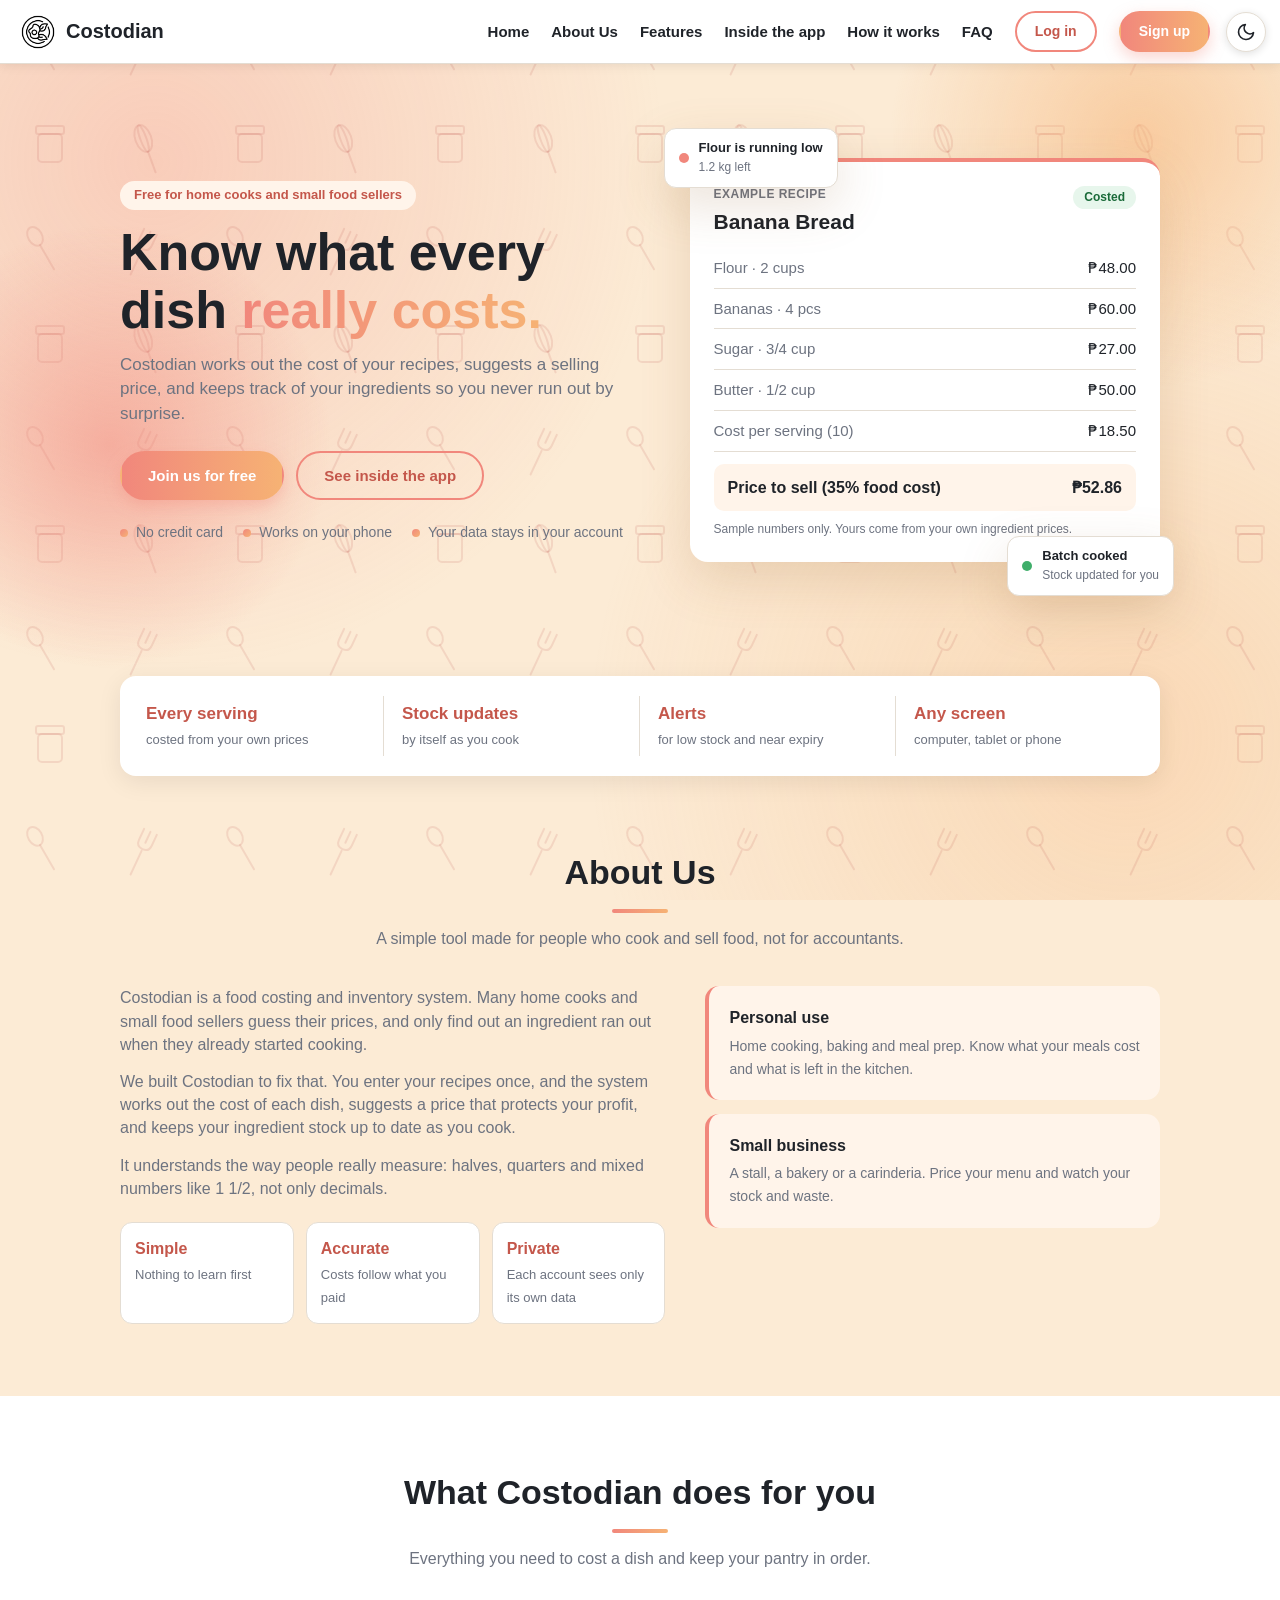
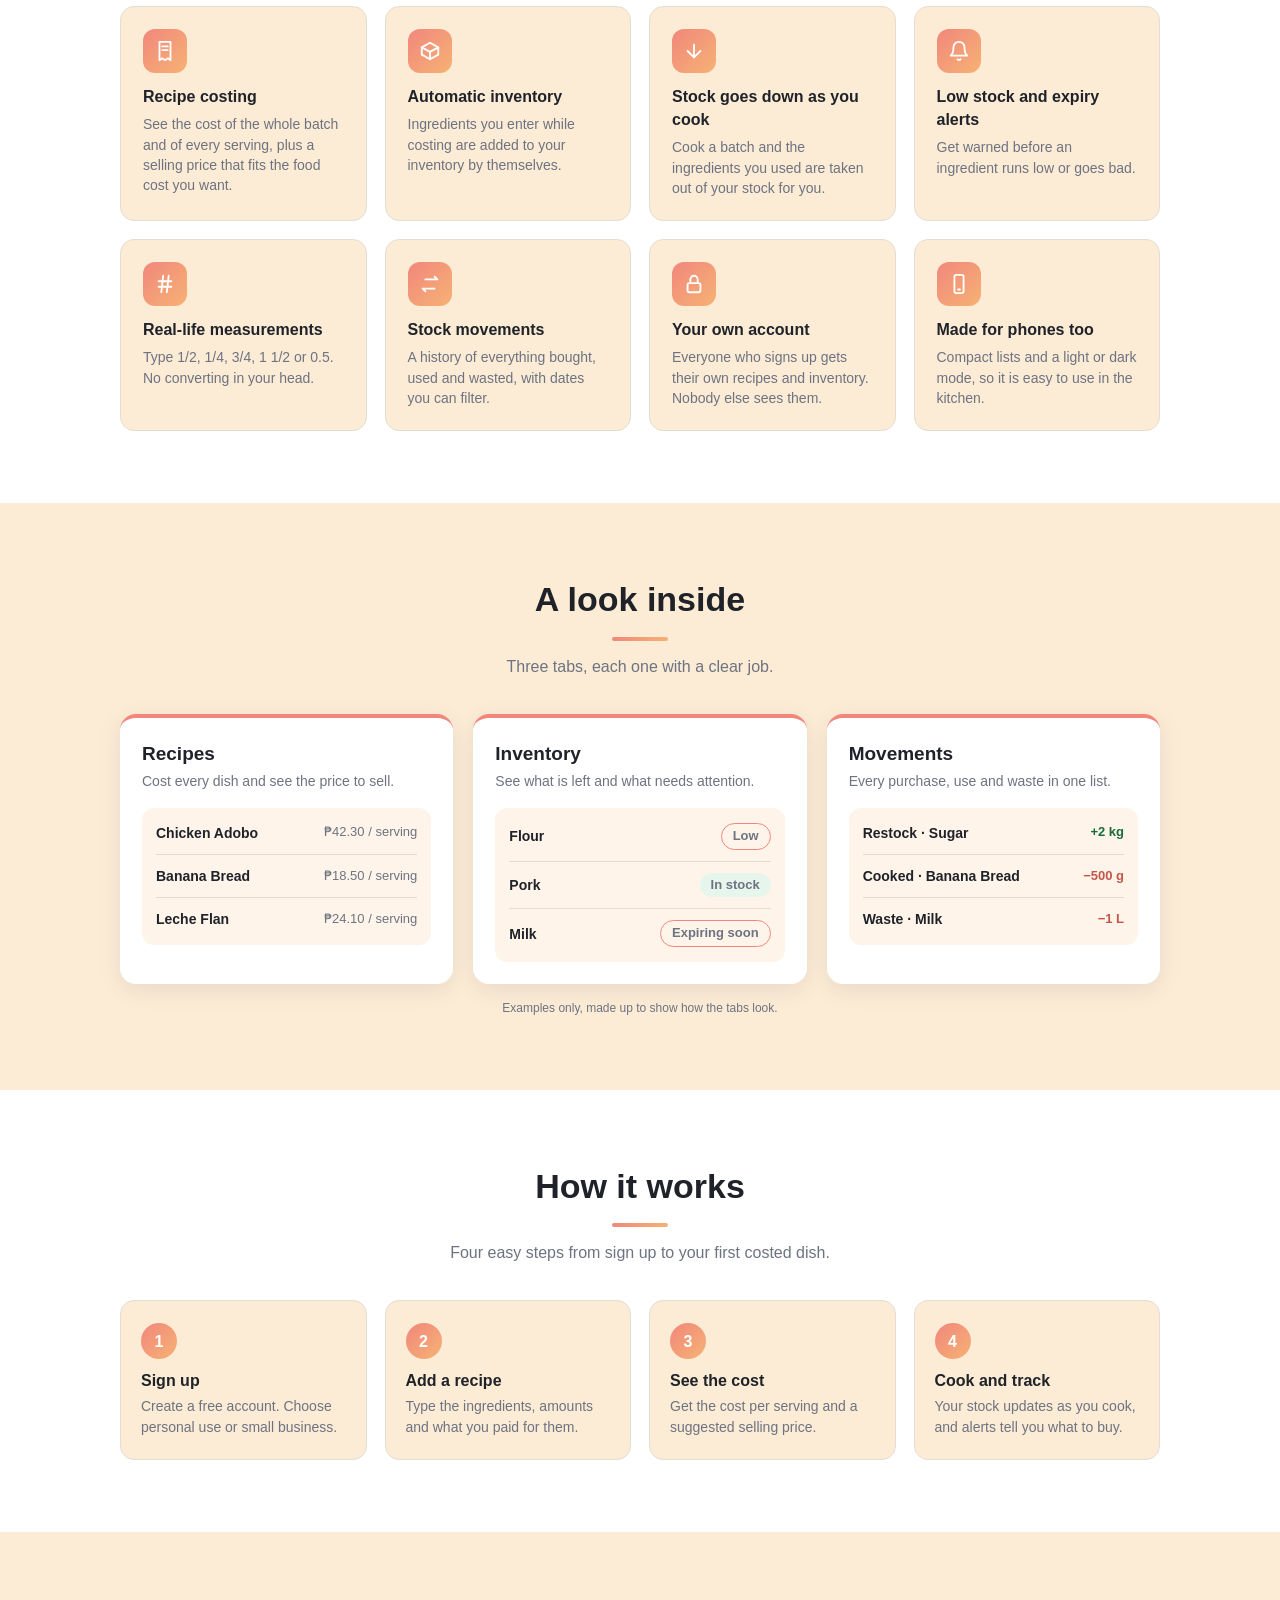
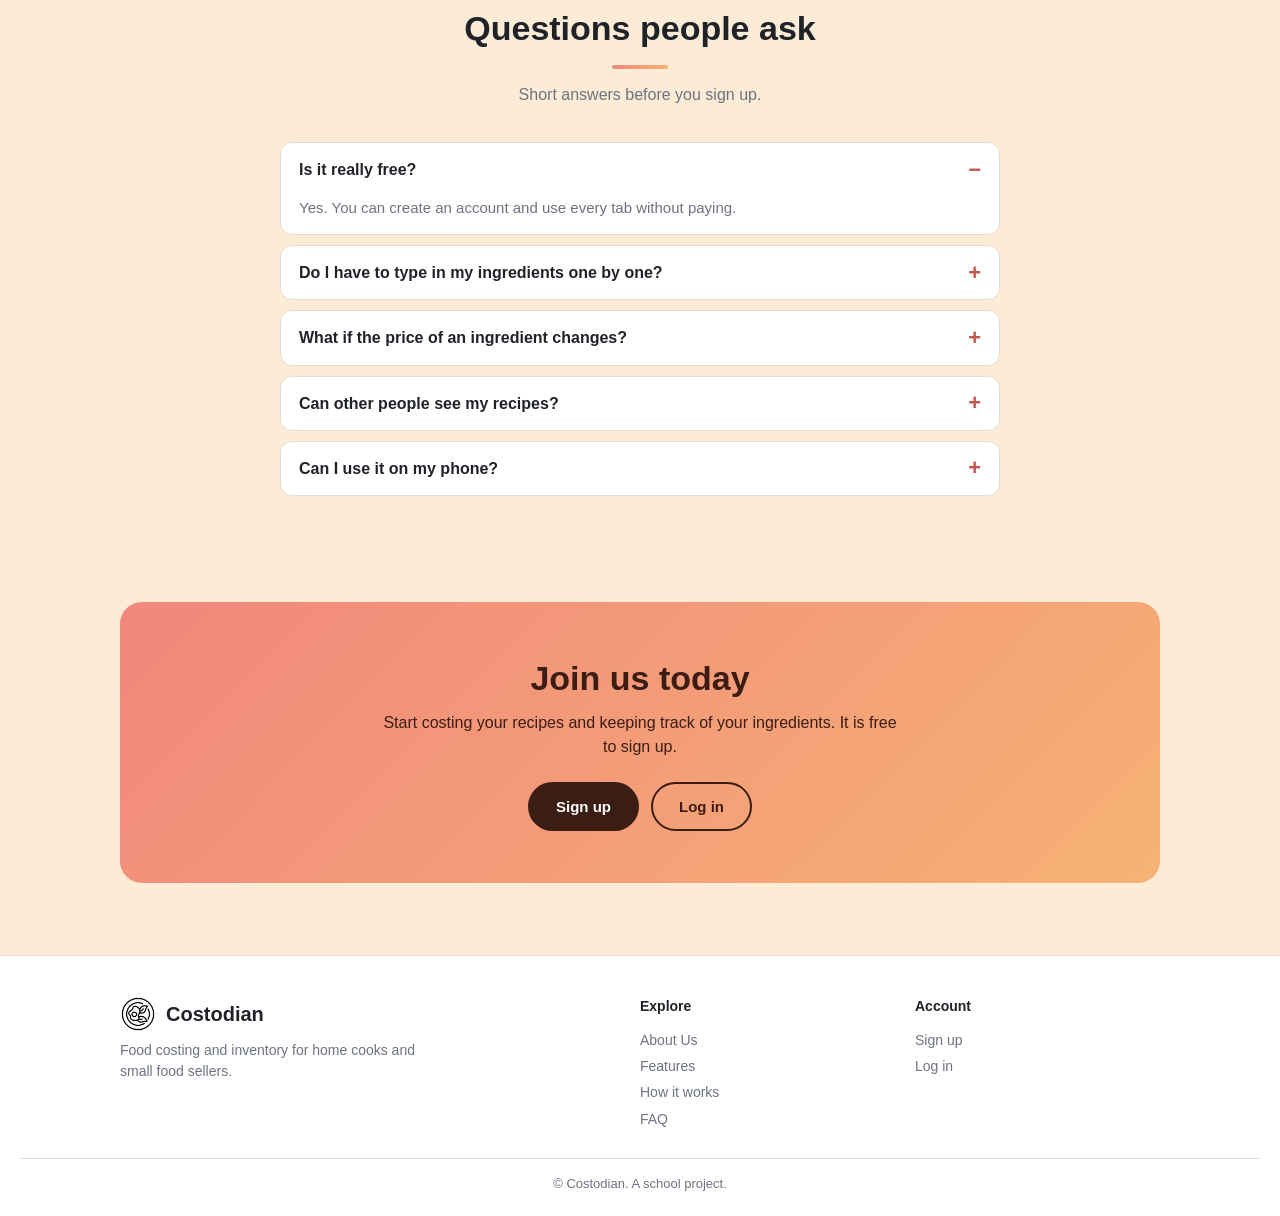
<file: index.html>
<!DOCTYPE html>
<html lang="en">
<head>
    <meta charset="UTF-8">
    <meta name="viewport" content="width=device-width, initial-scale=1.0">
    <title>FoodCost</title>
    <!-- opens the landing page first when someone visits the project folder -->
    <meta http-equiv="refresh" content="0; url=frontend/landing.html">
    <script>
        window.location.replace('frontend/landing.html');
    </script>
</head>
<body>
    <p>Opening FoodCost... <a href="frontend/landing.html">Click here if nothing happens.</a></p>
</body>
</html>
</file>
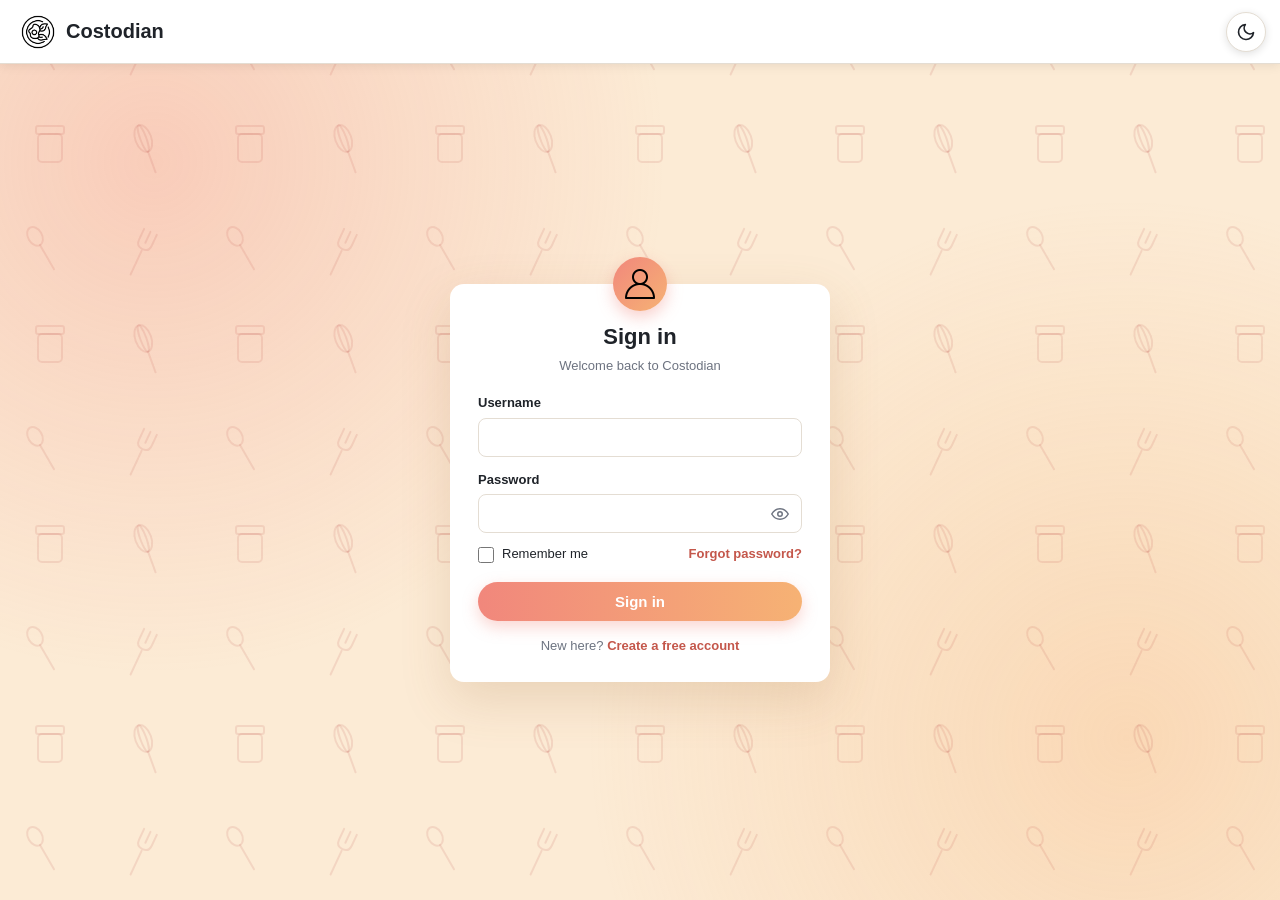
<file: frontend/index.html>
<!DOCTYPE html>
<html lang="en">
<head>
    <meta charset="UTF-8">
    <meta name="viewport" content="width=device-width, initial-scale=1.0">
    <title>Sign in | Costodian</title>
    <script src="src/assets/js/theme.js"></script>
    <link rel="stylesheet" href="src/assets/css/variables.css">
    <link rel="stylesheet" href="src/assets/css/base.css">
    <link rel="stylesheet" href="src/assets/css/layout.css">
    <link rel="stylesheet" href="src/assets/css/header.css">
    <link rel="stylesheet" href="src/assets/css/forms.css">
    <link rel="stylesheet" href="src/assets/css/components.css">
</head>
<body>
<header class="site-header">
    <a class="brand" href="landing.html">
        <!-- PUT YOUR LOGO PHOTO HERE: save it as logo.png in frontend/src/assets/images/ -->
        <img class="brand-logo" src="src/assets/images/logo.png" alt="Costodian logo" width="36" height="36">
        <span class="brand-name">Costodian</span>
    </a>
</header>
    <button type="button" id="theme-toggle" class="theme-toggle" aria-label="Switch to dark mode">
        <svg class="icon-moon" viewBox="0 0 24 24" fill="none" stroke="currentColor" stroke-width="2" stroke-linecap="round" stroke-linejoin="round" aria-hidden="true"><path d="M21 12.8A9 9 0 1 1 11.2 3a7 7 0 0 0 9.8 9.8z"/></svg>
        <svg class="icon-sun" viewBox="0 0 24 24" fill="none" stroke="currentColor" stroke-width="2" stroke-linecap="round" stroke-linejoin="round" aria-hidden="true"><circle cx="12" cy="12" r="4"/><path d="M12 2v2M12 20v2M4.9 4.9l1.4 1.4M17.7 17.7l1.4 1.4M2 12h2M20 12h2M4.9 19.1l1.4-1.4M17.7 6.3l1.4-1.4"/></svg>
    </button>
    <div class="auth-page">
        <main class="auth-card">
            <a class="logo">
                <img src="src/assets/images/account.png" alt="Costodian logo">
            </a>
            <h1>Sign in</h1>
            <p class="tagline">Welcome back to Costodian</p>

            <div id="message" class="alert" role="alert" hidden></div>

            <form id="login-form" novalidate>
                <div class="field">
                    <label for="username">Username</label>
                    <input type="text" id="username" name="username" maxlength="50" autocomplete="username">
                </div>

                <div class="field">
                    <label for="password">Password</label>
                    <div class="password-wrap">
                        <input type="password" id="password" name="password" maxlength="72" autocomplete="current-password">
                        <button type="button" class="eye" data-for="password" aria-label="Show password">
                            <svg class="icon-show" viewBox="0 0 24 24" fill="none" stroke="currentColor" stroke-width="2" stroke-linecap="round" stroke-linejoin="round" aria-hidden="true"><path d="M1 12s4-7 11-7 11 7 11 7-4 7-11 7S1 12 1 12z"/><circle cx="12" cy="12" r="3"/></svg>
                            <svg class="icon-hide" viewBox="0 0 24 24" fill="none" stroke="currentColor" stroke-width="2" stroke-linecap="round" stroke-linejoin="round" aria-hidden="true"><path d="M17.9 17.9A10.9 10.9 0 0 1 12 19C5 19 1 12 1 12a18.5 18.5 0 0 1 5.1-5.9M9.9 5.2A10.4 10.4 0 0 1 12 5c7 0 11 7 11 7a18.6 18.6 0 0 1-2.2 3.2M1 1l22 22"/></svg>
                        </button>
                    </div>
                </div>

                <div class="row-options">
                    <label class="remember">
                        <input type="checkbox" id="remember" name="remember">
                        Remember me
                    </label>
                    <a href="#" id="forgot">Forgot password?</a>
                </div>

                <button type="submit" id="submit-btn" class="btn-primary">Sign in</button>
            </form>

            <form id="recovery-form" novalidate hidden>
                <div id="recovery-verify-fields">
                    <div class="field">
                        <label for="recovery-username">Username</label>
                        <input type="text" id="recovery-username" name="username" maxlength="50" autocomplete="username">
                    </div>
                    <div class="field">
                        <label for="recovery-question">Recovery question</label>
                        <select id="recovery-question" name="recovery_question"></select>
                    </div>
                    <div class="field">
                        <label for="recovery-answer">Answer</label>
                        <input type="text" id="recovery-answer" name="recovery_answer" maxlength="72" autocomplete="off">
                    </div>
                    <button type="button" id="recovery-verify" class="btn-primary">Verify answer</button>
                </div>
                <div id="recovery-password-fields" hidden>
                    <div class="field">
                        <label for="recovery-new-password">New password</label>
                        <input type="password" id="recovery-new-password" name="new_password" maxlength="72" autocomplete="new-password">
                    </div>
                    <div class="field">
                        <label for="recovery-confirm-password">Confirm new password</label>
                        <input type="password" id="recovery-confirm-password" name="confirm_password" maxlength="72" autocomplete="new-password">
                    </div>
                    <button type="submit" id="recovery-submit" class="btn-primary">Reset password</button>
                </div>
                <button type="button" id="recovery-back" class="btn-secondary">Back to log in</button>
            </form>

            <div class="links">
                <p>New here? <a href="src/pages/signup.html">Create a free account</a></p>
            </div>
        </main>
    </div>

    <script src="src/api/client.js"></script>
    <script src="src/api/auth.js"></script>
    <script src="src/validators/login.js"></script>
    <script src="src/assets/js/auth-guard.js"></script>
    <script>
        // where to go after a successful login
        var AFTER_LOGIN_PAGE = "src/pages/dashboard.html";

        // already signed in? skip this page
        skipLoginIfSignedIn(AFTER_LOGIN_PAGE);

        var form = document.getElementById('login-form');
        var recoveryForm = document.getElementById('recovery-form');
        var message = document.getElementById('message');
        var submitBtn = document.getElementById('submit-btn');
        var recoveryVerify = document.getElementById('recovery-verify');
        var recoverySubmit = document.getElementById('recovery-submit');
        var recoveryVerified = false;
        var heading = document.querySelector('.auth-card h1');
        var tagline = document.querySelector('.auth-card .tagline');
        var originalTagline = tagline.textContent;

        fillRecoveryQuestionSelect(recoveryForm.elements['recovery_question']);

        // show a message in the alert box (textContent keeps typed characters from running as HTML)
        function showMessage(text, ok){
            message.textContent = text;
            message.className = ok ? 'alert alert-ok' : 'alert alert-error';
            message.hidden = false;
        }

        // the eye buttons show or hide the password next to them
        document.querySelectorAll('.eye').forEach(function(button){
            button.addEventListener('click', function(){
                var box = document.getElementById(button.getAttribute('data-for'));
                var show = (box.type == 'password');
                box.type = show ? 'text' : 'password';
                button.classList.toggle('shown', show);
                button.setAttribute('aria-label', show ? 'Hide password' : 'Show password');
            });
        });

        // remember me: only the username is saved in this browser, never the password
        var REMEMBER_KEY = 'costodian-remembered-username';

        function loadRemembered(){
            try{
                var saved = localStorage.getItem(REMEMBER_KEY);
                if(saved){
                    form.elements['username'].value = saved;
                    form.elements['remember'].checked = true;
                }
            } catch(e){
                // private mode: nothing to load
            }
        }

        function saveRemembered(username, remember){
            try{
                if(remember){
                    localStorage.setItem(REMEMBER_KEY, username);
                } else {
                    localStorage.removeItem(REMEMBER_KEY);
                }
            } catch(e){
                // private mode: it just is not remembered
            }
        }

        loadRemembered();

        function showRecoveryForm(show){
            var recoveryUsername = recoveryForm.elements['username'].value.trim();
            if(!show && recoveryVerified){
                cancelRecoveryVerification();
            }
            recoveryVerified = false;
            form.hidden = show;
            recoveryForm.hidden = !show;
            document.getElementById('recovery-verify-fields').hidden = false;
            document.getElementById('recovery-password-fields').hidden = true;
            heading.textContent = show ? 'Reset password' : 'Sign in';
            tagline.textContent = show ? 'Answer your recovery question to reset your password' : originalTagline;
            message.hidden = true;
            if(show){
                recoveryForm.elements['username'].value = form.elements['username'].value.trim();
                recoveryForm.elements['username'].focus();
            } else {
                recoveryForm.reset();
                if(recoveryUsername != ''){
                    form.elements['username'].value = recoveryUsername;
                }
                form.elements['password'].value = '';
                form.elements['username'].focus();
            }
        }

        document.getElementById('forgot').addEventListener('click', function(event){
            event.preventDefault();
            showRecoveryForm(true);
        });

        document.getElementById('recovery-back').addEventListener('click', function(event){
            event.preventDefault();
            showRecoveryForm(false);
        });

        recoveryVerify.addEventListener('click', function(){
            var values = {
                username: recoveryForm.elements['username'].value.trim(),
                recovery_question: recoveryForm.elements['recovery_question'].value,
                recovery_answer: recoveryForm.elements['recovery_answer'].value.trim()
            };
            var error = validateRecoveryVerification(values);
            if(error != ""){
                showMessage(error, false);
                return;
            }

            recoveryVerify.disabled = true;
            recoveryVerify.textContent = 'Verifying answer...';
            verifyRecoveryAnswer(values).then(function(reply){
                recoveryVerify.disabled = false;
                recoveryVerify.textContent = 'Verify answer';
                if(!reply.success){
                    showMessage(reply.message, false);
                    return;
                }
                recoveryVerified = true;
                recoveryForm.elements['recovery_answer'].value = '';
                document.getElementById('recovery-verify-fields').hidden = true;
                document.getElementById('recovery-password-fields').hidden = false;
                recoveryForm.elements['new_password'].focus();
                showMessage(reply.message, true);
            });
        });

        recoveryForm.addEventListener('submit', function(event){
            event.preventDefault();
            var values = {
                new_password: recoveryForm.elements['new_password'].value,
                confirm_password: recoveryForm.elements['confirm_password'].value
            };
            var error = validateRecoveryPassword(values);
            if(error != ""){
                showMessage(error, false);
                return;
            }

            recoverySubmit.disabled = true;
            recoverySubmit.textContent = 'Resetting password...';
            resetPasswordWithRecovery(values).then(function(reply){
                recoverySubmit.disabled = false;
                recoverySubmit.textContent = 'Reset password';
                if(reply.success){
                    form.elements['username'].value = recoveryForm.elements['username'].value.trim();
                    showRecoveryForm(false);
                    showMessage(reply.message, true);
                } else {
                    showMessage(reply.message, false);
                }
            });
        });

        form.addEventListener('submit', function(event){
            event.preventDefault();

            var values = {
                username: form.elements['username'].value.trim(),
                password: form.elements['password'].value
            };

            var error = validateLoginForm(values);
            if(error != ""){
                showMessage(error, false);
                return;
            }

            submitBtn.disabled = true;
            submitBtn.textContent = 'Signing in...';

            loginUser(values).then(function(reply){
                if(reply.success){
                    saveRemembered(values.username, form.elements['remember'].checked);
                    showMessage(reply.message, true);
                    if(AFTER_LOGIN_PAGE != ""){
                        window.location.href = AFTER_LOGIN_PAGE;
                        return;
                    }
                    form.reset();
                    loadRemembered();
                } else {
                    showMessage(reply.message, false);
                }
                submitBtn.disabled = false;
                submitBtn.textContent = 'Sign in';
            });
        });
    </script>
</body>
</html>
</file>
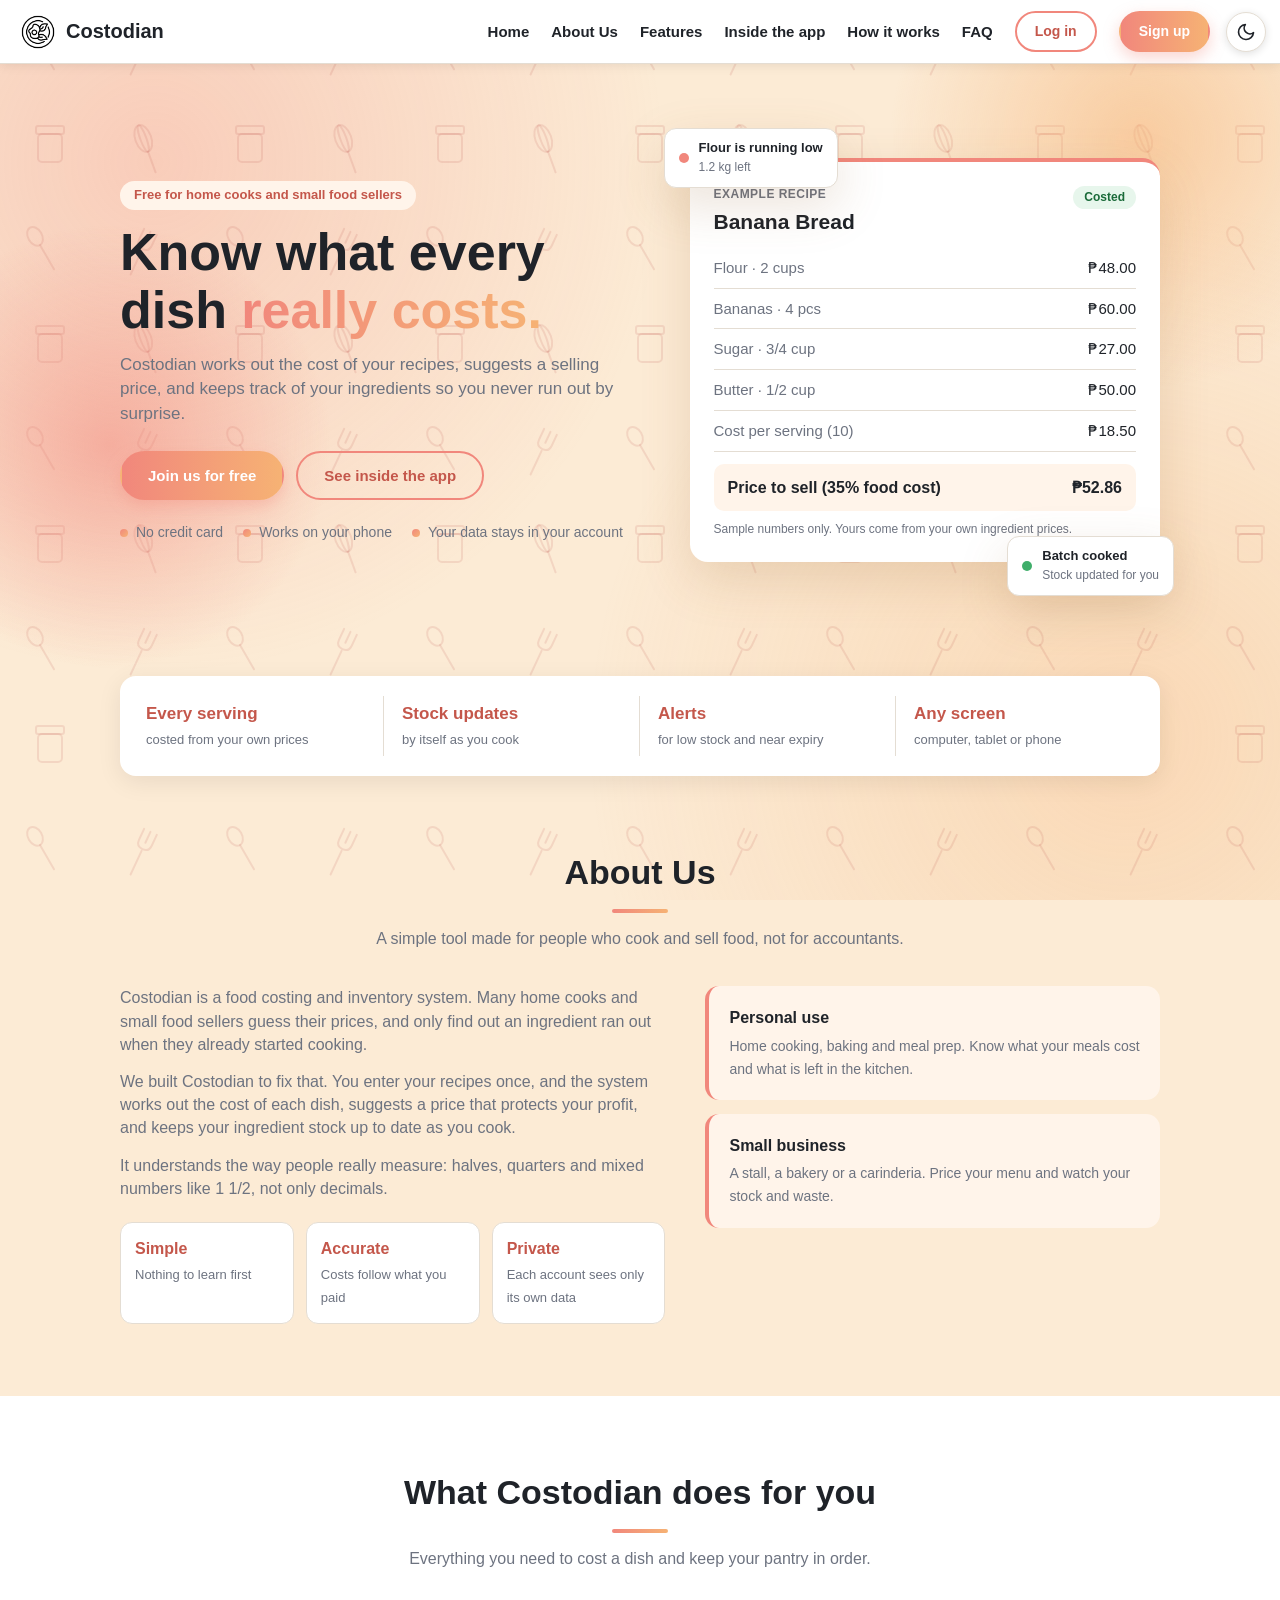
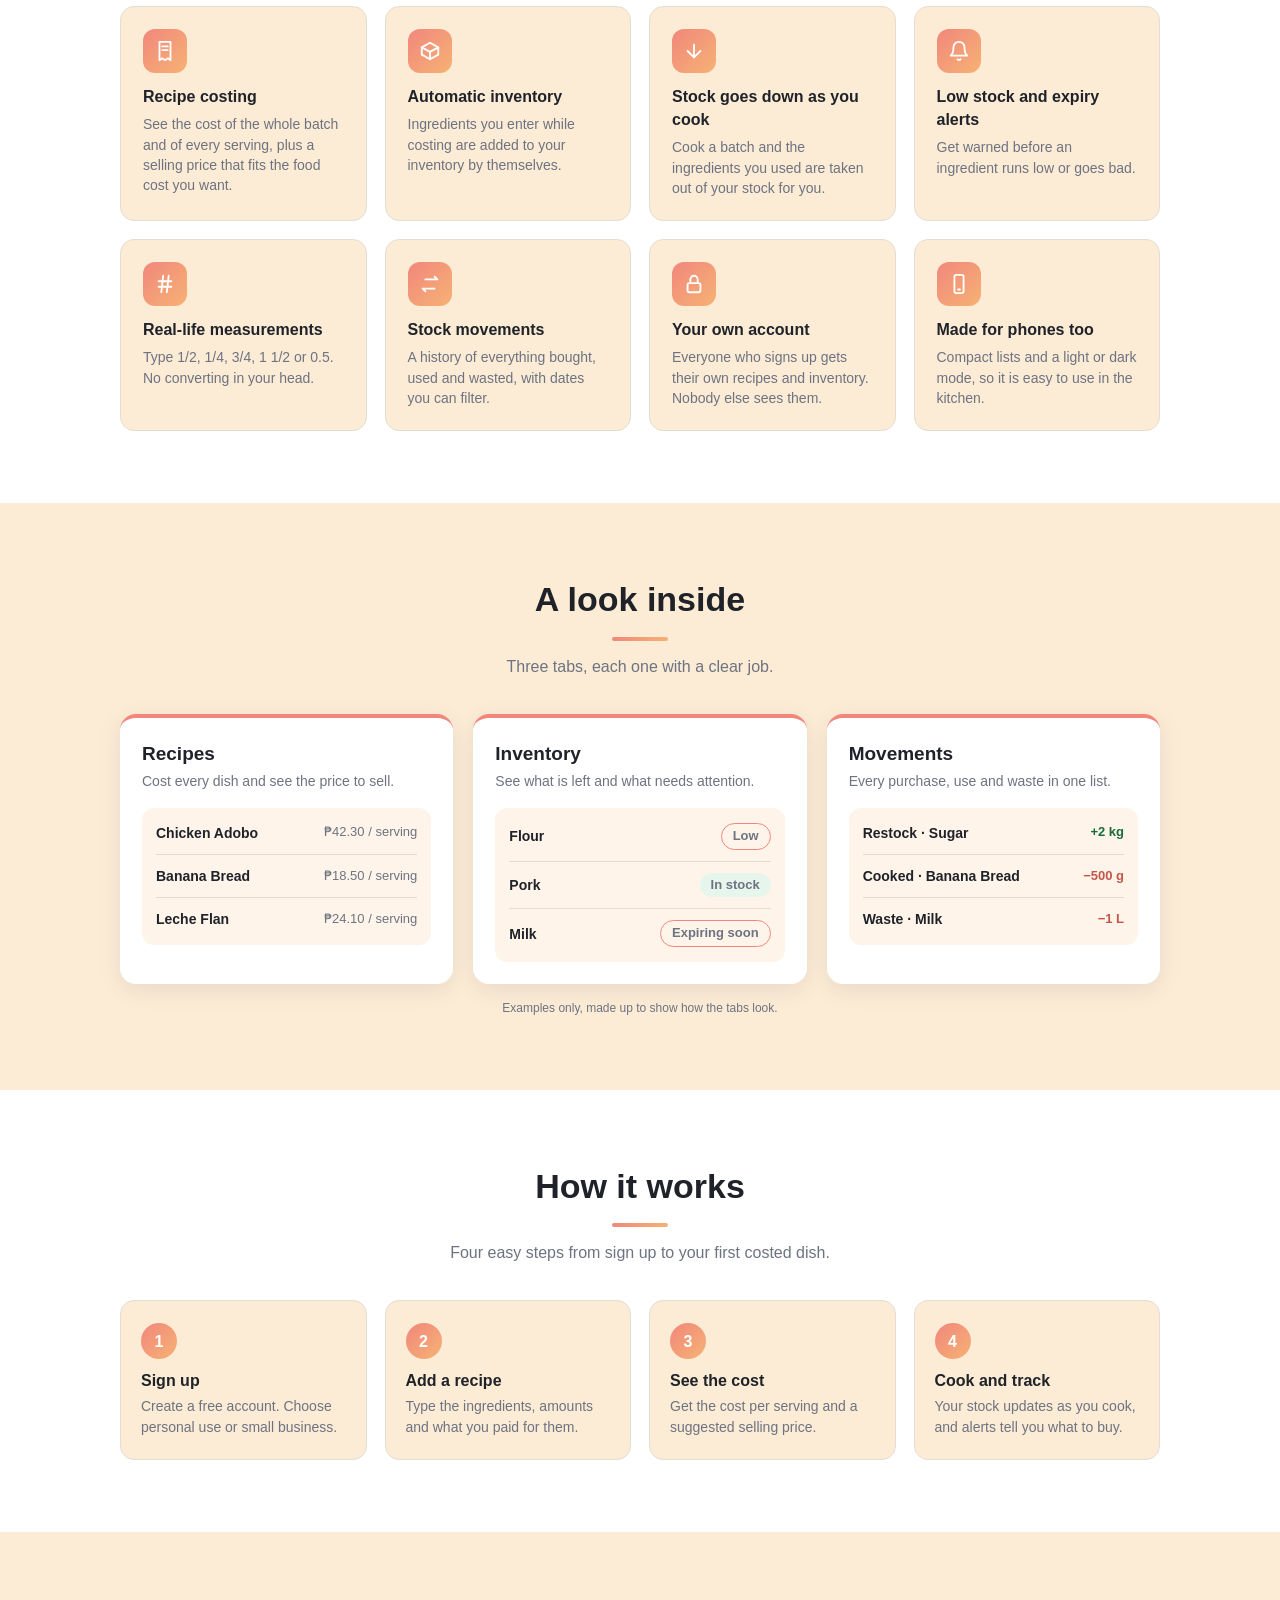
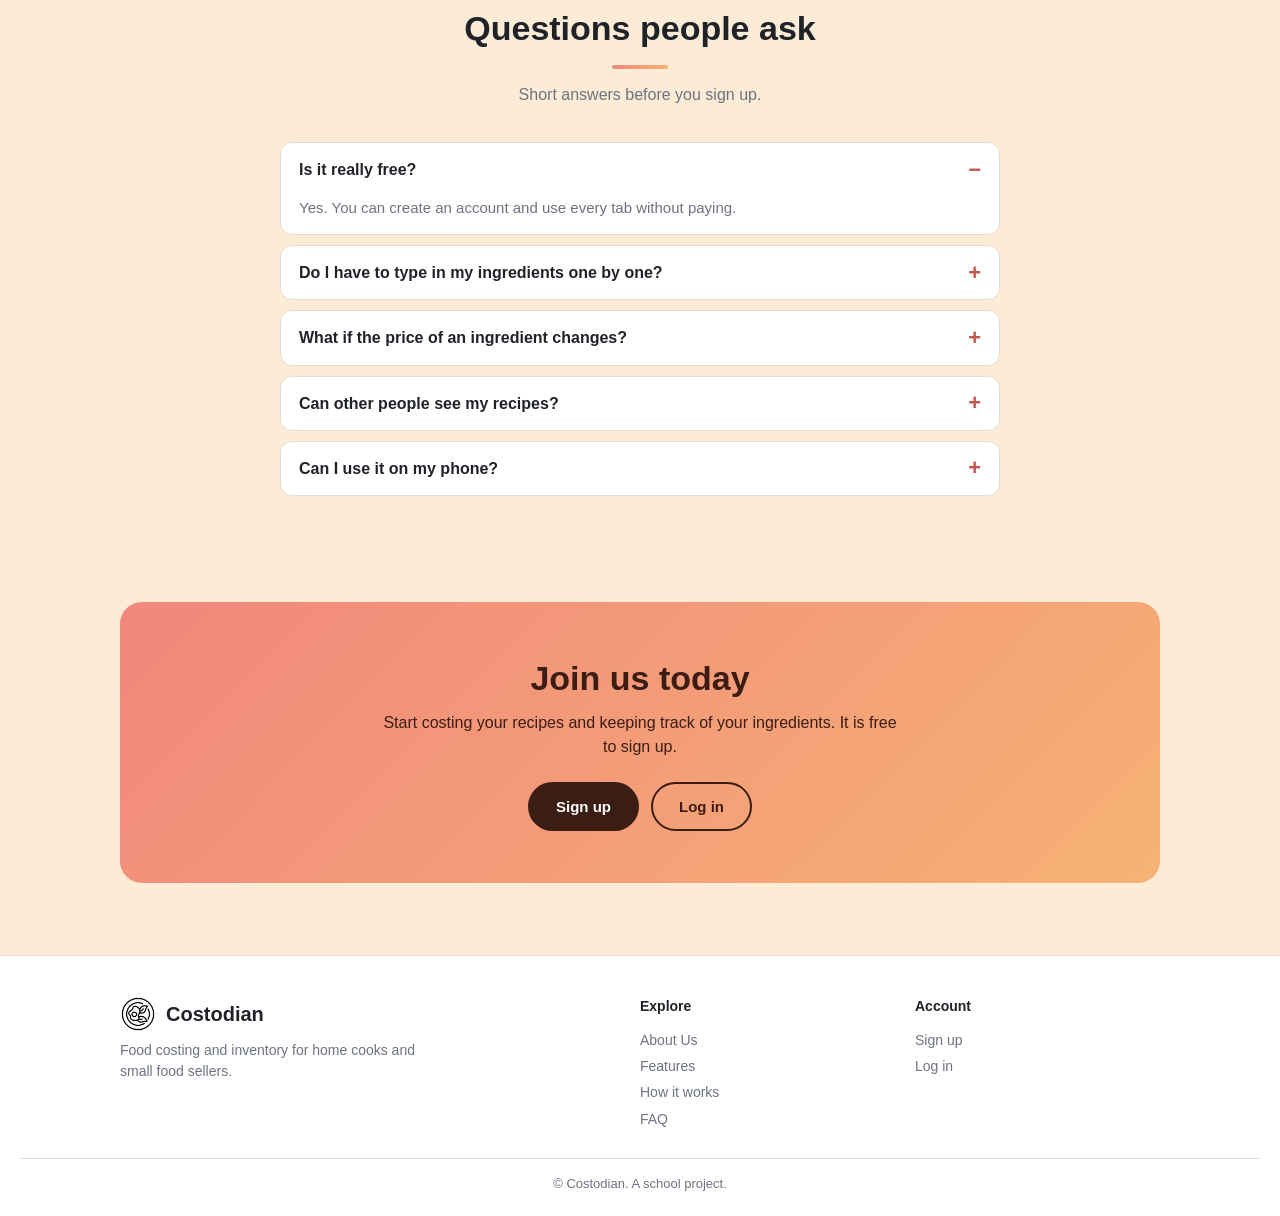
<file: frontend/landing.html>
<!DOCTYPE html>
<html lang="en">
<head>
    <meta charset="UTF-8">
    <meta name="viewport" content="width=device-width, initial-scale=1.0">
    <title>Costodian | Cost your recipes and track your ingredients</title>
    <meta name="description" content="Costodian helps home cooks and small food sellers cost their recipes, set a price and keep track of their ingredient stock.">
    <script src="src/assets/js/theme.js"></script>
    <link rel="stylesheet" href="src/assets/css/variables.css">
    <link rel="stylesheet" href="src/assets/css/base.css">
    <link rel="stylesheet" href="src/assets/css/header.css">
    <link rel="stylesheet" href="src/assets/css/landing.css">
</head>
<body>

    <!-- top panel: logo, website name and the menu -->
    <header class="site-header">
        <a class="brand" href="#home">
            <!-- PUT YOUR LOGO PHOTO HERE: save it as logo.png in frontend/src/assets/images/ -->
            <img class="brand-logo" src="src/assets/images/logo.png" alt="Costodian logo" width="36" height="36">
            <span class="brand-name">Costodian</span>
        </a>

        <nav class="nav" id="nav" aria-label="Main menu">
            <a href="#home">Home</a>
            <a href="#about">About Us</a>
            <a href="#features">Features</a>
            <a href="#inside">Inside the app</a>
            <a href="#how">How it works</a>
            <a href="#faq">FAQ</a>
            <a href="index.html" class="btn btn-line">Log in</a>
            <a href="src/pages/signup.html" class="btn btn-fill">Sign up</a>
        </nav>

        <button type="button" class="menu-btn" id="menu-btn" aria-label="Open the menu" aria-expanded="false" aria-controls="nav">
            <svg viewBox="0 0 24 24" fill="none" stroke="currentColor" stroke-width="2" stroke-linecap="round" aria-hidden="true"><path d="M3 6h18M3 12h18M3 18h18"/></svg>
        </button>
    </header>

    <!-- the light / dark button -->
    <button type="button" id="theme-toggle" class="theme-toggle" aria-label="Switch to dark mode">
        <svg class="icon-moon" viewBox="0 0 24 24" fill="none" stroke="currentColor" stroke-width="2" stroke-linecap="round" stroke-linejoin="round" aria-hidden="true"><path d="M21 12.8A9 9 0 1 1 11.2 3a7 7 0 0 0 9.8 9.8z"/></svg>
        <svg class="icon-sun" viewBox="0 0 24 24" fill="none" stroke="currentColor" stroke-width="2" stroke-linecap="round" stroke-linejoin="round" aria-hidden="true"><circle cx="12" cy="12" r="4"/><path d="M12 2v2M12 20v2M4.9 4.9l1.4 1.4M17.7 17.7l1.4 1.4M2 12h2M20 12h2M4.9 19.1l1.4-1.4M17.7 6.3l1.4-1.4"/></svg>
    </button>

    <main>

        <!-- HOME -->
        <section class="section hero" id="home">
            <div class="container hero-grid">
                <div class="hero-text">
                    <span class="eyebrow">Free for home cooks and small food sellers</span>
                    <h1>Know what every dish <span class="mark">really costs.</span></h1>
                    <p>Costodian works out the cost of your recipes, suggests a selling price, and keeps track of your ingredients so you never run out by surprise.</p>
                    <div class="hero-buttons">
                        <a href="src/pages/signup.html" class="btn btn-fill">Join us for free</a>
                        <a href="#inside" class="btn btn-line">See inside the app</a>
                    </div>
                    <ul class="hero-points">
                        <li>No credit card</li>
                        <li>Works on your phone</li>
                        <li>Your data stays in your account</li>
                    </ul>
                </div>

                <!-- an example only, to show what the app does -->
                <div class="hero-visual">
                    <div class="sample" aria-label="Example of a costed recipe">
                        <div class="sample-top">
                            <div>
                                <p class="sample-label">Example recipe</p>
                                <h3>Banana Bread</h3>
                            </div>
                            <span class="tag tag-ok">Costed</span>
                        </div>
                        <div class="sample-row"><span>Flour &middot; 2 cups</span><span>&#8369;48.00</span></div>
                        <div class="sample-row"><span>Bananas &middot; 4 pcs</span><span>&#8369;60.00</span></div>
                        <div class="sample-row"><span>Sugar &middot; 3/4 cup</span><span>&#8369;27.00</span></div>
                        <div class="sample-row"><span>Butter &middot; 1/2 cup</span><span>&#8369;50.00</span></div>
                        <div class="sample-row"><span>Cost per serving (10)</span><span>&#8369;18.50</span></div>
                        <div class="sample-total"><span>Price to sell (35% food cost)</span><span>&#8369;52.86</span></div>
                        <p class="sample-note">Sample numbers only. Yours come from your own ingredient prices.</p>
                    </div>

                    <div class="float float-a">
                        <span class="dot dot-warn"></span>
                        <div><strong>Flour is running low</strong><span>1.2 kg left</span></div>
                    </div>
                    <div class="float float-b">
                        <span class="dot dot-ok"></span>
                        <div><strong>Batch cooked</strong><span>Stock updated for you</span></div>
                    </div>
                </div>
            </div>
        </section>

        <!-- quick facts -->
        <section class="strip" aria-label="Quick facts">
            <div class="container strip-grid">
                <div><strong>Every serving</strong><span>costed from your own prices</span></div>
                <div><strong>Stock updates</strong><span>by itself as you cook</span></div>
                <div><strong>Alerts</strong><span>for low stock and near expiry</span></div>
                <div><strong>Any screen</strong><span>computer, tablet or phone</span></div>
            </div>
        </section>

        <!-- ABOUT US -->
        <section class="section" id="about">
            <div class="container">
                <h2 class="section-title">About Us</h2>
                <p class="section-intro">A simple tool made for people who cook and sell food, not for accountants.</p>

                <div class="about-grid">
                    <div class="about-text">
                        <!-- edit this text to tell your own story and add your team or school name -->
                        <p>Costodian is a food costing and inventory system. Many home cooks and small food sellers guess their prices, and only find out an ingredient ran out when they already started cooking.</p>
                        <p>We built Costodian to fix that. You enter your recipes once, and the system works out the cost of each dish, suggests a price that protects your profit, and keeps your ingredient stock up to date as you cook.</p>
                        <p>It understands the way people really measure: halves, quarters and mixed numbers like 1 1/2, not only decimals.</p>

                        <div class="values">
                            <div><strong>Simple</strong><span>Nothing to learn first</span></div>
                            <div><strong>Accurate</strong><span>Costs follow what you paid</span></div>
                            <div><strong>Private</strong><span>Each account sees only its own data</span></div>
                        </div>
                    </div>

                    <div class="audience">
                        <div>
                            <strong>Personal use</strong>
                            <span>Home cooking, baking and meal prep. Know what your meals cost and what is left in the kitchen.</span>
                        </div>
                        <div>
                            <strong>Small business</strong>
                            <span>A stall, a bakery or a carinderia. Price your menu and watch your stock and waste.</span>
                        </div>
                    </div>
                </div>
            </div>
        </section>

        <!-- FEATURES -->
        <section class="section section-alt" id="features">
            <div class="container">
                <h2 class="section-title">What Costodian does for you</h2>
                <p class="section-intro">Everything you need to cost a dish and keep your pantry in order.</p>

                <div class="features">
                    <div class="feature">
                        <div class="icon">
                            <svg viewBox="0 0 24 24" fill="none" stroke="currentColor" stroke-width="2" stroke-linecap="round" stroke-linejoin="round" aria-hidden="true"><path d="M6 2h12v20l-3-2-3 2-3-2-3 2z"/><path d="M9 7h6M9 11h6"/></svg>
                        </div>
                        <h3>Recipe costing</h3>
                        <p>See the cost of the whole batch and of every serving, plus a selling price that fits the food cost you want.</p>
                    </div>
                    <div class="feature">
                        <div class="icon">
                            <svg viewBox="0 0 24 24" fill="none" stroke="currentColor" stroke-width="2" stroke-linecap="round" stroke-linejoin="round" aria-hidden="true"><path d="M21 8l-9-5-9 5v8l9 5 9-5z"/><path d="M3 8l9 5 9-5M12 13v8"/></svg>
                        </div>
                        <h3>Automatic inventory</h3>
                        <p>Ingredients you enter while costing are added to your inventory by themselves.</p>
                    </div>
                    <div class="feature">
                        <div class="icon">
                            <svg viewBox="0 0 24 24" fill="none" stroke="currentColor" stroke-width="2" stroke-linecap="round" stroke-linejoin="round" aria-hidden="true"><path d="M12 5v14M5 12l7 7 7-7"/></svg>
                        </div>
                        <h3>Stock goes down as you cook</h3>
                        <p>Cook a batch and the ingredients you used are taken out of your stock for you.</p>
                    </div>
                    <div class="feature">
                        <div class="icon">
                            <svg viewBox="0 0 24 24" fill="none" stroke="currentColor" stroke-width="2" stroke-linecap="round" stroke-linejoin="round" aria-hidden="true"><path d="M18 8a6 6 0 0 0-12 0c0 7-3 9-3 9h18s-3-2-3-9"/><path d="M13.7 21a2 2 0 0 1-3.4 0"/></svg>
                        </div>
                        <h3>Low stock and expiry alerts</h3>
                        <p>Get warned before an ingredient runs low or goes bad.</p>
                    </div>
                    <div class="feature">
                        <div class="icon">
                            <svg viewBox="0 0 24 24" fill="none" stroke="currentColor" stroke-width="2" stroke-linecap="round" stroke-linejoin="round" aria-hidden="true"><path d="M5 9h14M5 15h14M10 3L8 21M16 3l-2 18"/></svg>
                        </div>
                        <h3>Real-life measurements</h3>
                        <p>Type 1/2, 1/4, 3/4, 1 1/2 or 0.5. No converting in your head.</p>
                    </div>
                    <div class="feature">
                        <div class="icon">
                            <svg viewBox="0 0 24 24" fill="none" stroke="currentColor" stroke-width="2" stroke-linecap="round" stroke-linejoin="round" aria-hidden="true"><path d="M7 7h13l-3-3M17 17H4l3 3"/></svg>
                        </div>
                        <h3>Stock movements</h3>
                        <p>A history of everything bought, used and wasted, with dates you can filter.</p>
                    </div>
                    <div class="feature">
                        <div class="icon">
                            <svg viewBox="0 0 24 24" fill="none" stroke="currentColor" stroke-width="2" stroke-linecap="round" stroke-linejoin="round" aria-hidden="true"><rect x="5" y="11" width="14" height="10" rx="2"/><path d="M8 11V7a4 4 0 0 1 8 0v4"/></svg>
                        </div>
                        <h3>Your own account</h3>
                        <p>Everyone who signs up gets their own recipes and inventory. Nobody else sees them.</p>
                    </div>
                    <div class="feature">
                        <div class="icon">
                            <svg viewBox="0 0 24 24" fill="none" stroke="currentColor" stroke-width="2" stroke-linecap="round" stroke-linejoin="round" aria-hidden="true"><rect x="7" y="2" width="10" height="20" rx="2"/><path d="M11 18h2"/></svg>
                        </div>
                        <h3>Made for phones too</h3>
                        <p>Compact lists and a light or dark mode, so it is easy to use in the kitchen.</p>
                    </div>
                </div>
            </div>
        </section>

        <!-- INSIDE THE APP: small examples built with html, no pictures needed -->
        <section class="section" id="inside">
            <div class="container">
                <h2 class="section-title">A look inside</h2>
                <p class="section-intro">Three tabs, each one with a clear job.</p>

                <div class="peek-grid">
                    <article class="peek">
                        <h3>Recipes</h3>
                        <p>Cost every dish and see the price to sell.</p>
                        <div class="peek-box">
                            <div class="peek-line"><strong>Chicken Adobo</strong><span>&#8369;42.30 / serving</span></div>
                            <div class="peek-line"><strong>Banana Bread</strong><span>&#8369;18.50 / serving</span></div>
                            <div class="peek-line"><strong>Leche Flan</strong><span>&#8369;24.10 / serving</span></div>
                        </div>
                    </article>

                    <article class="peek">
                        <h3>Inventory</h3>
                        <p>See what is left and what needs attention.</p>
                        <div class="peek-box">
                            <div class="peek-line"><strong>Flour</strong><span class="tag tag-warn">Low</span></div>
                            <div class="peek-line"><strong>Pork</strong><span class="tag tag-ok">In stock</span></div>
                            <div class="peek-line"><strong>Milk</strong><span class="tag tag-warn">Expiring soon</span></div>
                        </div>
                    </article>

                    <article class="peek">
                        <h3>Movements</h3>
                        <p>Every purchase, use and waste in one list.</p>
                        <div class="peek-box">
                            <div class="peek-line"><strong>Restock &middot; Sugar</strong><span class="plus">+2 kg</span></div>
                            <div class="peek-line"><strong>Cooked &middot; Banana Bread</strong><span class="minus">&minus;500 g</span></div>
                            <div class="peek-line"><strong>Waste &middot; Milk</strong><span class="minus">&minus;1 L</span></div>
                        </div>
                    </article>
                </div>
                <p class="peek-note">Examples only, made up to show how the tabs look.</p>
            </div>
        </section>

        <!-- HOW IT WORKS -->
        <section class="section section-alt" id="how">
            <div class="container">
                <h2 class="section-title">How it works</h2>
                <p class="section-intro">Four easy steps from sign up to your first costed dish.</p>

                <ol class="steps">
                    <li>
                        <div class="step-number">1</div>
                        <h3>Sign up</h3>
                        <p>Create a free account. Choose personal use or small business.</p>
                    </li>
                    <li>
                        <div class="step-number">2</div>
                        <h3>Add a recipe</h3>
                        <p>Type the ingredients, amounts and what you paid for them.</p>
                    </li>
                    <li>
                        <div class="step-number">3</div>
                        <h3>See the cost</h3>
                        <p>Get the cost per serving and a suggested selling price.</p>
                    </li>
                    <li>
                        <div class="step-number">4</div>
                        <h3>Cook and track</h3>
                        <p>Your stock updates as you cook, and alerts tell you what to buy.</p>
                    </li>
                </ol>
            </div>
        </section>

        <!-- FAQ -->
        <section class="section" id="faq">
            <div class="container faq-wrap">
                <h2 class="section-title">Questions people ask</h2>
                <p class="section-intro">Short answers before you sign up.</p>

                <details class="faq" open>
                    <summary>Is it really free?</summary>
                    <p>Yes. You can create an account and use every tab without paying.</p>
                </details>
                <details class="faq">
                    <summary>Do I have to type in my ingredients one by one?</summary>
                    <p>Only once. When you add a recipe, new ingredients are saved to your inventory automatically, and next time you pick them from a list.</p>
                </details>
                <details class="faq">
                    <summary>What if the price of an ingredient changes?</summary>
                    <p>Restock it with the new price. Costodian uses the average of what you paid, so your recipe costs stay fair.</p>
                </details>
                <details class="faq">
                    <summary>Can other people see my recipes?</summary>
                    <p>No. Each account has its own recipes, inventory and history, and only you can see them when you are signed in.</p>
                </details>
                <details class="faq">
                    <summary>Can I use it on my phone?</summary>
                    <p>Yes. The pages fit small screens, with compact lists and a details panel when you tap an item.</p>
                </details>
            </div>
        </section>

        <!-- JOIN US -->
        <section class="section section-tight" id="join">
            <div class="container">
                <div class="cta">
                    <h2>Join us today</h2>
                    <p>Start costing your recipes and keeping track of your ingredients. It is free to sign up.</p>
                    <div class="cta-buttons">
                        <a href="src/pages/signup.html" class="btn btn-dark">Sign up</a>
                        <a href="index.html" class="btn btn-light">Log in</a>
                    </div>
                </div>
            </div>
        </section>

    </main>

    <footer class="footer">
        <div class="container footer-grid">
            <div>
                <a class="brand footer-brand" href="#home">
                    <img class="brand-logo" src="src/assets/images/logo.png" alt="" width="30" height="30">
                    <span class="brand-name">Costodian</span>
                </a>
                <p>Food costing and inventory for home cooks and small food sellers.</p>
            </div>
            <div>
                <h4>Explore</h4>
                <a href="#about">About Us</a>
                <a href="#features">Features</a>
                <a href="#how">How it works</a>
                <a href="#faq">FAQ</a>
            </div>
            <div>
                <h4>Account</h4>
                <a href="src/pages/signup.html">Sign up</a>
                <a href="index.html">Log in</a>
            </div>
        </div>
        <p class="copy">&copy; Costodian. A school project.</p>
    </footer>

    <script>
        // the menu button opens and closes the menu on a phone
        var menuBtn = document.getElementById('menu-btn');
        var nav = document.getElementById('nav');

        function setMenu(open){
            nav.classList.toggle('open', open);
            menuBtn.setAttribute('aria-expanded', open ? 'true' : 'false');
            menuBtn.setAttribute('aria-label', open ? 'Close the menu' : 'Open the menu');
        }

        menuBtn.addEventListener('click', function(){
            setMenu(!nav.classList.contains('open'));
        });

        // choosing a link closes the menu
        nav.querySelectorAll('a').forEach(function(link){
            link.addEventListener('click', function(){
                setMenu(false);
            });
        });

        // cards fade in as you scroll down (the page still works without this)
        var fadeItems = document.querySelectorAll('.feature, .peek, .steps li, .faq, .audience div, .strip-grid div');
        if('IntersectionObserver' in window && !window.matchMedia('(prefers-reduced-motion: reduce)').matches){
            var watcher = new IntersectionObserver(function(entries){
                entries.forEach(function(entry){
                    if(entry.isIntersecting){
                        entry.target.classList.add('shown');
                        watcher.unobserve(entry.target);
                    }
                });
            }, { threshold: 0.15 });
            fadeItems.forEach(function(item){
                item.classList.add('fade');
                watcher.observe(item);
            });
        }
    </script>
</body>
</html>
</file>
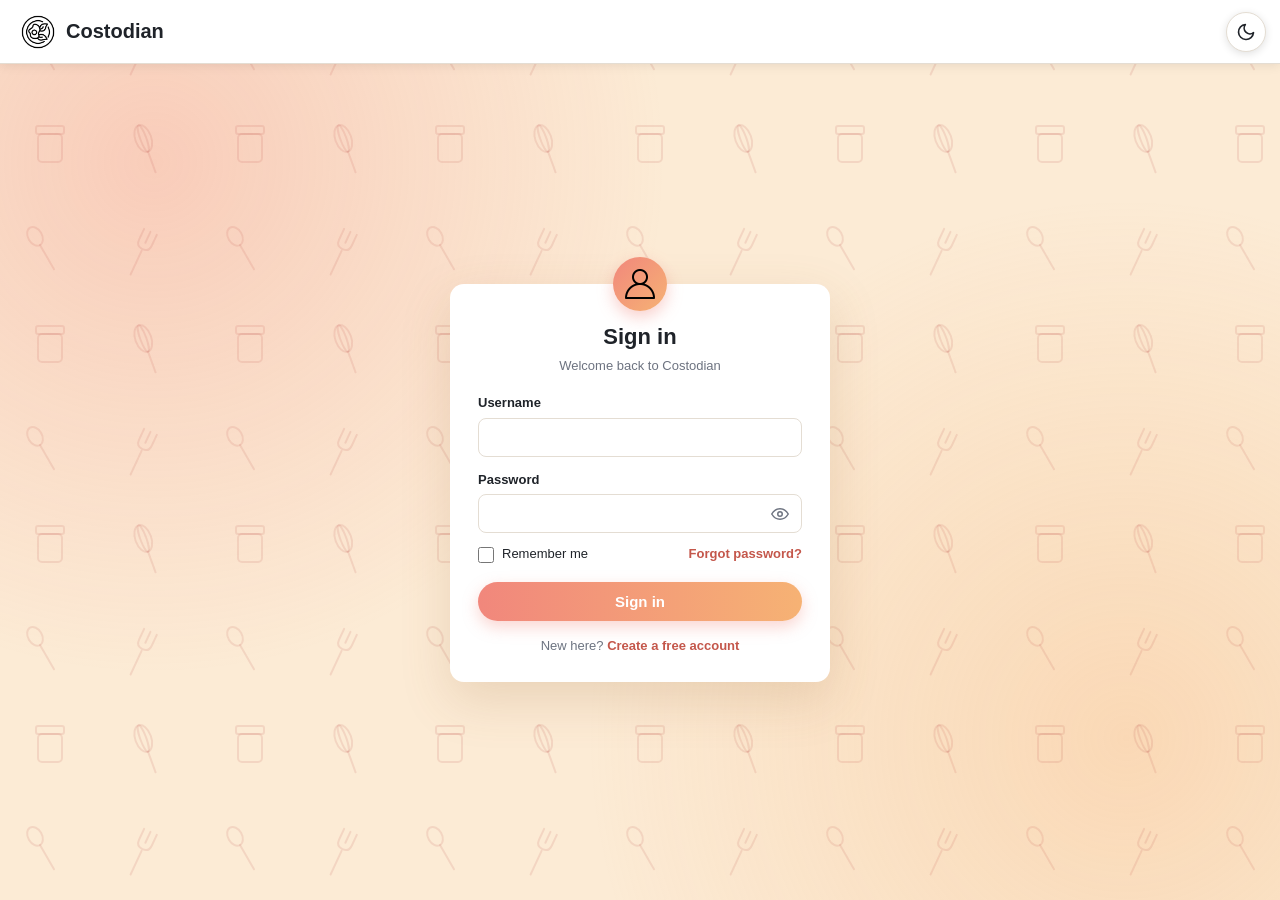
<file: frontend/src/pages/dashboard.html>
<!DOCTYPE html>
<html lang="en">
<head>
    <meta charset="UTF-8">
    <meta name="viewport" content="width=device-width, initial-scale=1.0">
    <title>Dashboard | Costodian</title>
    <script>if(/(?:^|&)app-embed=1(?:&|$)/.test(window.location.search.slice(1))){document.documentElement.classList.add('app-embedded');}</script>
    <script src="../assets/js/theme.js"></script>
    <script>
        // the panel was closed last time: keep it closed (this runs before the page is drawn)
        try{
            if(localStorage.getItem('costodian-sidebar') == 'closed'){
                document.documentElement.classList.add('sidebar-collapsed');
            }
        } catch(e){
            // private mode: the panel just starts open
        }       
    </script>
    <link rel="stylesheet" href="../assets/css/variables.css">
    <link rel="stylesheet" href="../assets/css/base.css">
    <link rel="stylesheet" href="../assets/css/components.css">
    <link rel="stylesheet" href="../assets/css/sidebar.css">
    <link rel="stylesheet" href="../assets/css/dashboard.css">
    <link rel="stylesheet" href="../assets/css/app-navigation.css?v=2">
    <link rel="stylesheet" href="../assets/css/tables.css">
<script>try{if(localStorage.getItem('costodian-can-manage-staff')=='1'){document.write('<style id="staff-link-early">#staff-link{display:flex !important}</style>');}}catch(e){}</script>
</head>
<body>

    <!-- the panel on the left -->
    <aside class="sidebar" id="sidebar" aria-label="Pages">
        <div class="side-head">
            <a class="side-brand" href="dashboard.html">
                <img src="../assets/images/logo.png" alt="Costodian logo">
                <span>Costodian</span>
            </a>
            <button type="button" class="side-close" id="side-close" aria-label="Close the menu">
                <svg viewBox="0 0 24 24" fill="none" stroke="currentColor" stroke-width="2" stroke-linecap="round" stroke-linejoin="round" aria-hidden="true"><path d="M11 17l-5-5 5-5M18 17l-5-5 5-5"/></svg>
            </button>
        </div>

        <nav class="side-nav">
            <a class="side-link" href="dashboard.html" aria-current="page">
                <svg viewBox="0 0 24 24" fill="none" stroke="currentColor" stroke-width="2" stroke-linecap="round" stroke-linejoin="round" aria-hidden="true"><rect x="3" y="3" width="7" height="9" rx="1"/><rect x="14" y="3" width="7" height="5" rx="1"/><rect x="14" y="12" width="7" height="9" rx="1"/><rect x="3" y="16" width="7" height="5" rx="1"/></svg>
                Dashboard
            </a>
            <a class="side-link" href="recipes.html">
                <svg viewBox="0 0 24 24" fill="none" stroke="currentColor" stroke-width="2" stroke-linecap="round" stroke-linejoin="round" aria-hidden="true"><path d="M7 2v20M4 2v6a3 3 0 0 0 6 0V2"/><path d="M17 22V2c-3 2-4 5-4 9h4"/></svg>
                Recipes
            </a>
            <a class="side-link" href="inventory.html">
                <svg viewBox="0 0 24 24" fill="none" stroke="currentColor" stroke-width="2" stroke-linecap="round" stroke-linejoin="round" aria-hidden="true"><path d="M21 8l-9-5-9 5v8l9 5 9-5z"/><path d="M3 8l9 5 9-5M12 13v8"/></svg>
                Inventory
            </a>
            <a class="side-link" href="movements.html">
                <svg viewBox="0 0 24 24" fill="none" stroke="currentColor" stroke-width="2" stroke-linecap="round" stroke-linejoin="round" aria-hidden="true"><path d="M17 3l4 4-4 4M21 7H8M7 21l-4-4 4-4M3 17h13"/></svg>
                Movements
            </a>
            <a class="side-link" id="staff-link" href="staff.html" hidden><svg viewBox="0 0 24 24" fill="none" stroke="currentColor" stroke-width="2" stroke-linecap="round" stroke-linejoin="round" aria-hidden="true"><path d="M17 21v-2a4 4 0 0 0-4-4H5a4 4 0 0 0-4 4v2"/><circle cx="9" cy="7" r="4"/><path d="M23 21v-2a4 4 0 0 0-3-3.87M16 3.13a4 4 0 0 1 0 7.75"/></svg>Staff</a>
        </nav>

        <!-- the settings button at the bottom of the panel -->
        <div class="side-bottom">
            <div class="settings-menu" id="settings-menu">
                <button type="button" class="menu-item" id="theme-toggle" aria-label="Switch to dark mode">
                    <svg class="icon-moon" viewBox="0 0 24 24" fill="none" stroke="currentColor" stroke-width="2" stroke-linecap="round" stroke-linejoin="round" aria-hidden="true"><path d="M21 12.8A9 9 0 1 1 11.2 3a7 7 0 0 0 9.8 9.8z"/></svg>
                    <svg class="icon-sun" viewBox="0 0 24 24" fill="none" stroke="currentColor" stroke-width="2" stroke-linecap="round" stroke-linejoin="round" aria-hidden="true"><circle cx="12" cy="12" r="4"/><path d="M12 2v2M12 20v2M4.9 4.9l1.4 1.4M17.7 17.7l1.4 1.4M2 12h2M20 12h2M4.9 19.1l1.4-1.4M17.7 6.3l1.4-1.4"/></svg>
                    <span class="label-dark">Dark mode</span>
                    <span class="label-light">Light mode</span>
                </button>
                <button type="button" class="menu-item" id="logout-btn">
                    <svg viewBox="0 0 24 24" fill="none" stroke="currentColor" stroke-width="2" stroke-linecap="round" stroke-linejoin="round" aria-hidden="true"><path d="M9 21H5a2 2 0 0 1-2-2V5a2 2 0 0 1 2-2h4M16 17l5-5-5-5M21 12H9"/></svg>
                    Log out
                </button>
            </div>

            <button type="button" class="side-link" id="settings-btn" aria-haspopup="true" aria-expanded="false" aria-controls="settings-menu">
                <svg viewBox="0 0 24 24" fill="none" stroke="currentColor" stroke-width="2" stroke-linecap="round" stroke-linejoin="round" aria-hidden="true"><circle cx="12" cy="12" r="3"/><path d="M19.4 15a1.65 1.65 0 0 0 .33 1.82l.06.06a2 2 0 1 1-2.83 2.83l-.06-.06a1.65 1.65 0 0 0-1.82-.33 1.65 1.65 0 0 0-1 1.51V21a2 2 0 1 1-4 0v-.09A1.65 1.65 0 0 0 9 19.4a1.65 1.65 0 0 0-1.82.33l-.06.06a2 2 0 1 1-2.83-2.83l.06-.06a1.65 1.65 0 0 0 .33-1.82 1.65 1.65 0 0 0-1.51-1H3a2 2 0 1 1 0-4h.09A1.65 1.65 0 0 0 4.6 9a1.65 1.65 0 0 0-.33-1.82l-.06-.06a2 2 0 1 1 2.83-2.83l.06.06a1.65 1.65 0 0 0 1.82.33H9a1.65 1.65 0 0 0 1-1.51V3a2 2 0 1 1 4 0v.09a1.65 1.65 0 0 0 1 1.51 1.65 1.65 0 0 0 1.82-.33l.06-.06a2 2 0 1 1 2.83 2.83l-.06.06a1.65 1.65 0 0 0-.33 1.82V9a1.65 1.65 0 0 0 1.51 1H21a2 2 0 1 1 0 4h-.09a1.65 1.65 0 0 0-1.51 1z"/></svg>
                Settings
            </button>
        </div>
    </aside>

    <div class="scrim" id="scrim"></div>

    <!-- the main part -->
    <div class="main">

        <header class="topbar">
            <button type="button" class="icon-btn menu-btn" id="menu-btn" aria-label="Open or close the menu">
                <svg viewBox="0 0 24 24" fill="none" stroke="currentColor" stroke-width="2" stroke-linecap="round" aria-hidden="true"><path d="M3 6h18M3 12h18M3 18h18"/></svg>
            </button>

            <div class="search">
                <svg viewBox="0 0 24 24" fill="none" stroke="currentColor" stroke-width="2" stroke-linecap="round" aria-hidden="true"><circle cx="11" cy="11" r="8"/><path d="M21 21l-4.3-4.3"/></svg>
                <input type="search" id="search" placeholder="Search recent changes" aria-label="Search recent changes">
            </div>

            <div class="top-actions">
                <div class="notif">
                    <button type="button" class="icon-btn" id="bell-btn" aria-label="Items that need attention" aria-expanded="false" aria-controls="notif-menu">
                        <svg viewBox="0 0 24 24" fill="none" stroke="currentColor" stroke-width="2" stroke-linecap="round" stroke-linejoin="round" aria-hidden="true"><path d="M18 8a6 6 0 0 0-12 0c0 7-3 9-3 9h18s-3-2-3-9"/><path d="M13.7 21a2 2 0 0 1-3.4 0"/></svg>
                        <span class="notif-dot" id="notif-dot" hidden></span>
                    </button>
                    <div class="notif-menu" id="notif-menu">
                        <h2>Needs attention</h2>
                        <ul id="notif-list"></ul>
                    </div>
                </div>

                <div class="user">
                    <div class="avatar" id="avatar" aria-hidden="true">?</div>
                    <div class="user-text">
                        <strong id="user-name">Loading...</strong>
                        <small id="user-role"></small>
                    </div>
                </div>
            </div>
        </header>

        <main class="content">
            <h1 class="page-title">Dashboard</h1>
            <p class="page-sub" id="welcome">Here is what is happening in your kitchen.</p>

            <div id="page-message" class="alert" role="alert" hidden></div>

            <section class="stats" aria-label="Summary">
                <div class="stat stat-1">
                    <p class="stat-label">Totals</p>
                    <p class="stat-number" id="stat-total">-</p>
                    <p class="stat-unit">items</p>
                </div>
                <div class="stat stat-2">
                    <p class="stat-label">Low-Stock</p>
                    <p class="stat-number" id="stat-low">-</p>
                    <p class="stat-unit">alerts</p>
                </div>
                <div class="stat stat-3">
                    <p class="stat-label">Near-Expiry</p>
                    <p class="stat-number" id="stat-expiry">-</p>
                    <p class="stat-unit">alerts</p>
                </div>
            </section>

            <section class="panel" aria-label="Recent stock changes">
                <h2>Recent Stock Changes List</h2>
                <div class="table-wrap">
                    <table class="table">
                        <thead>
                            <tr>
                                <th>Status</th>
                                <th>Item</th>
                                <th>Quantity</th>
                                <th>When</th>
                            </tr>
                        </thead>
                        <tbody id="changes">
                            <tr><td class="empty" colspan="4">Loading...</td></tr>
                        </tbody>
                    </table>
                </div>
            </section>
        </main>
    </div>

    <script src="../api/client.js"></script>
    <script src="../api/auth.js"></script>
    <script src="../assets/js/staff-link.js"></script>
    <script src="../api/dashboard.js"></script>
    <script src="../assets/js/dashboard-helpers.js"></script>
    <script src="../assets/js/dashboard-draw.js"></script>
    <script src="../assets/js/dashboard-page.js"></script>
    <script src="../assets/js/settings-extras.js"></script>
    <script src="../assets/js/notif-center.js"></script>
    <script src="../assets/js/page-router.js"></script>
</body>
</html>
</file>
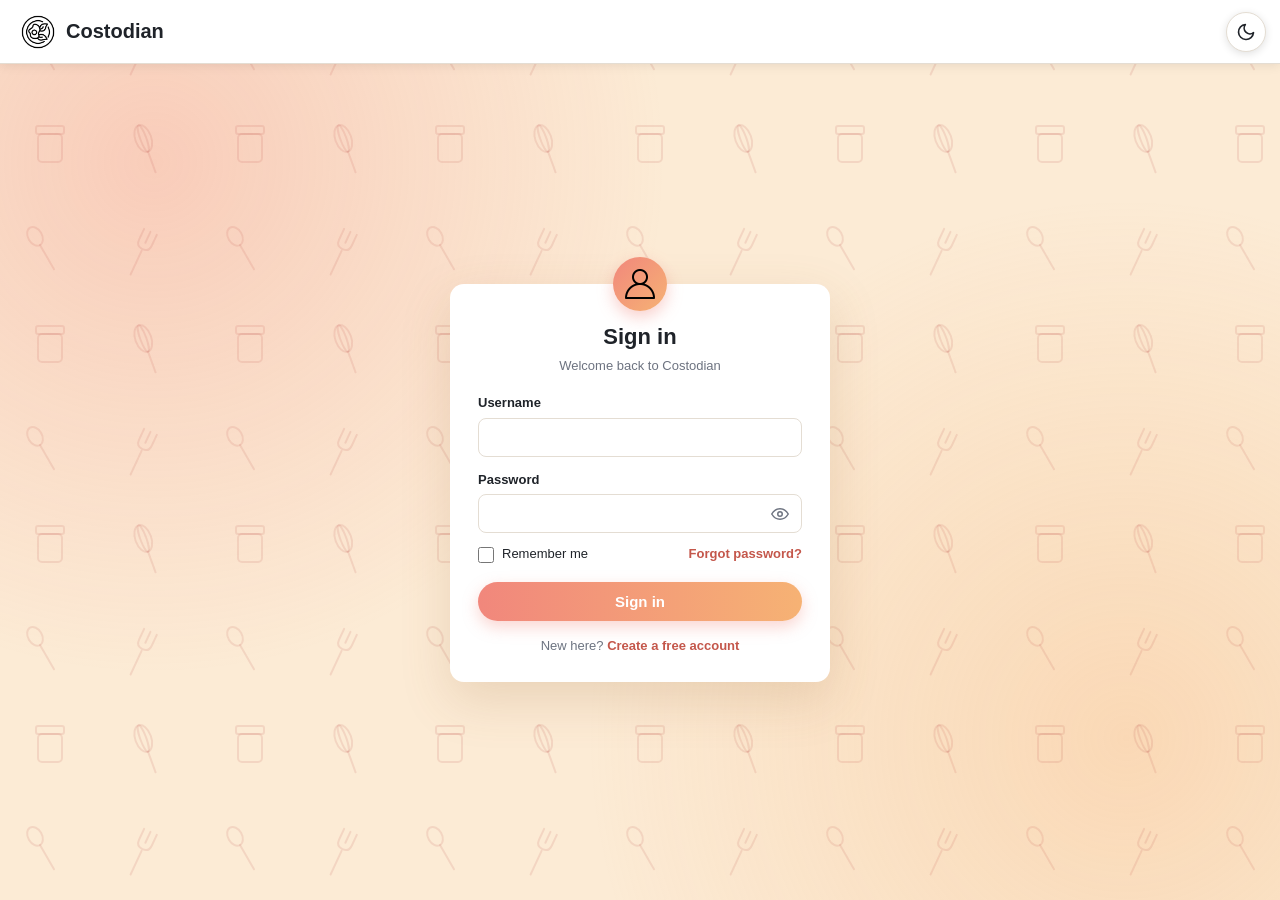
<file: frontend/src/pages/inventory.html>
<!DOCTYPE html>
<html lang="en">
<head>
    <meta charset="UTF-8">
    <meta name="viewport" content="width=device-width, initial-scale=1.0">
    <title>Inventory | Costodian</title>
    <script>if(/(?:^|&)app-embed=1(?:&|$)/.test(window.location.search.slice(1))){document.documentElement.classList.add('app-embedded');}</script>
    <script src="../assets/js/theme.js"></script>
    <script>
        // the panel was closed last time: keep it closed (this runs before the page is drawn)
        try{
            if(localStorage.getItem('costodian-sidebar') == 'closed'){
                document.documentElement.classList.add('sidebar-collapsed');
            }
        } catch(e){
            // private mode: the panel just starts open
        }
    </script>
    <link rel="stylesheet" href="../assets/css/variables.css">
    <link rel="stylesheet" href="../assets/css/base.css">
    <link rel="stylesheet" href="../assets/css/components.css">
    <link rel="stylesheet" href="../assets/css/sidebar.css">
    <link rel="stylesheet" href="../assets/css/dashboard.css">
    <link rel="stylesheet" href="../assets/css/app-navigation.css?v=2">
    <link rel="stylesheet" href="../assets/css/tables.css">
    <!-- recipes.css has the buttons, windows and form fields that this page shares -->
    <link rel="stylesheet" href="../assets/css/recipes.css">
    <link rel="stylesheet" href="../assets/css/inventory.css">
    <link rel="stylesheet" href="../assets/css/inventory-waste.css">
<script>try{if((localStorage.getItem('costodian-can-manage-staff')=='1'||localStorage.getItem('costodian-can-manage-staff')=='true')){document.write('<style id="staff-link-early">#staff-link{display:flex !important}</style>');}}catch(e){}</script>
</head>
<body>

    <!-- the panel on the left -->
    <aside class="sidebar" id="sidebar" aria-label="Pages">
        <div class="side-head">
            <a class="side-brand" href="dashboard.html">
                <img src="../assets/images/logo.png" alt="Costodian logo">
                <span>Costodian</span>
            </a>
            <button type="button" class="side-close" id="side-close" aria-label="Close the menu">
                <svg viewBox="0 0 24 24" fill="none" stroke="currentColor" stroke-width="2" stroke-linecap="round" stroke-linejoin="round" aria-hidden="true"><path d="M11 17l-5-5 5-5M18 17l-5-5 5-5"/></svg>
            </button>
        </div>

        <nav class="side-nav">
            <a class="side-link" href="dashboard.html">
                <svg viewBox="0 0 24 24" fill="none" stroke="currentColor" stroke-width="2" stroke-linecap="round" stroke-linejoin="round" aria-hidden="true"><rect x="3" y="3" width="7" height="9" rx="1"/><rect x="14" y="3" width="7" height="5" rx="1"/><rect x="14" y="12" width="7" height="9" rx="1"/><rect x="3" y="16" width="7" height="5" rx="1"/></svg>
                Dashboard
            </a>
            <a class="side-link" href="recipes.html">
                <svg viewBox="0 0 24 24" fill="none" stroke="currentColor" stroke-width="2" stroke-linecap="round" stroke-linejoin="round" aria-hidden="true"><path d="M7 2v20M4 2v6a3 3 0 0 0 6 0V2"/><path d="M17 22V2c-3 2-4 5-4 9h4"/></svg>
                Recipes
            </a>
            <a class="side-link" href="inventory.html" aria-current="page">
                <svg viewBox="0 0 24 24" fill="none" stroke="currentColor" stroke-width="2" stroke-linecap="round" stroke-linejoin="round" aria-hidden="true"><path d="M21 8l-9-5-9 5v8l9 5 9-5z"/><path d="M3 8l9 5 9-5M12 13v8"/></svg>
                Inventory
            </a>
            <a class="side-link" href="movements.html">
                <svg viewBox="0 0 24 24" fill="none" stroke="currentColor" stroke-width="2" stroke-linecap="round" stroke-linejoin="round" aria-hidden="true"><path d="M17 3l4 4-4 4M21 7H8M7 21l-4-4 4-4M3 17h13"/></svg>
                Movements
            </a>
            <a class="side-link" id="staff-link" href="staff.html" hidden><svg viewBox="0 0 24 24" fill="none" stroke="currentColor" stroke-width="2" stroke-linecap="round" stroke-linejoin="round" aria-hidden="true"><path d="M17 21v-2a4 4 0 0 0-4-4H5a4 4 0 0 0-4 4v2"/><circle cx="9" cy="7" r="4"/><path d="M23 21v-2a4 4 0 0 0-3-3.87M16 3.13a4 4 0 0 1 0 7.75"/></svg>Staff</a>
        </nav>

        <!-- the settings button at the bottom of the panel -->
        <div class="side-bottom">
            <div class="settings-menu" id="settings-menu">
                <button type="button" class="menu-item" id="theme-toggle" aria-label="Switch to dark mode">
                    <svg class="icon-moon" viewBox="0 0 24 24" fill="none" stroke="currentColor" stroke-width="2" stroke-linecap="round" stroke-linejoin="round" aria-hidden="true"><path d="M21 12.8A9 9 0 1 1 11.2 3a7 7 0 0 0 9.8 9.8z"/></svg>
                    <svg class="icon-sun" viewBox="0 0 24 24" fill="none" stroke="currentColor" stroke-width="2" stroke-linecap="round" stroke-linejoin="round" aria-hidden="true"><circle cx="12" cy="12" r="4"/><path d="M12 2v2M12 20v2M4.9 4.9l1.4 1.4M17.7 17.7l1.4 1.4M2 12h2M20 12h2M4.9 19.1l1.4-1.4M17.7 6.3l1.4-1.4"/></svg>
                    <span class="label-dark">Dark mode</span>
                    <span class="label-light">Light mode</span>
                </button>
                <button type="button" class="menu-item" id="logout-btn">
                    <svg viewBox="0 0 24 24" fill="none" stroke="currentColor" stroke-width="2" stroke-linecap="round" stroke-linejoin="round" aria-hidden="true"><path d="M9 21H5a2 2 0 0 1-2-2V5a2 2 0 0 1 2-2h4M16 17l5-5-5-5M21 12H9"/></svg>
                    Log out
                </button>
            </div>

            <button type="button" class="side-link" id="settings-btn" aria-haspopup="true" aria-expanded="false" aria-controls="settings-menu">
                <svg viewBox="0 0 24 24" fill="none" stroke="currentColor" stroke-width="2" stroke-linecap="round" stroke-linejoin="round" aria-hidden="true"><circle cx="12" cy="12" r="3"/><path d="M19.4 15a1.65 1.65 0 0 0 .33 1.82l.06.06a2 2 0 1 1-2.83 2.83l-.06-.06a1.65 1.65 0 0 0-1.82-.33 1.65 1.65 0 0 0-1 1.51V21a2 2 0 1 1-4 0v-.09A1.65 1.65 0 0 0 9 19.4a1.65 1.65 0 0 0-1.82.33l-.06.06a2 2 0 1 1-2.83-2.83l.06-.06a1.65 1.65 0 0 0 .33-1.82 1.65 1.65 0 0 0-1.51-1H3a2 2 0 1 1 0-4h.09A1.65 1.65 0 0 0 4.6 9a1.65 1.65 0 0 0-.33-1.82l-.06-.06a2 2 0 1 1 2.83-2.83l.06.06a1.65 1.65 0 0 0 1.82.33H9a1.65 1.65 0 0 0 1-1.51V3a2 2 0 1 1 4 0v.09a1.65 1.65 0 0 0 1 1.51 1.65 1.65 0 0 0 1.82-.33l.06-.06a2 2 0 1 1 2.83 2.83l-.06.06a1.65 1.65 0 0 0-.33 1.82V9a1.65 1.65 0 0 0 1.51 1H21a2 2 0 1 1 0 4h-.09a1.65 1.65 0 0 0-1.51 1z"/></svg>
                Settings
            </button>
        </div>
    </aside>

    <div class="scrim" id="scrim"></div>

    <div class="main">

        <header class="topbar">
            <button type="button" class="icon-btn menu-btn" id="menu-btn" aria-label="Open or close the menu">
                <svg viewBox="0 0 24 24" fill="none" stroke="currentColor" stroke-width="2" stroke-linecap="round" aria-hidden="true"><path d="M3 6h18M3 12h18M3 18h18"/></svg>
            </button>

            <div class="search">
                <svg viewBox="0 0 24 24" fill="none" stroke="currentColor" stroke-width="2" stroke-linecap="round" aria-hidden="true"><circle cx="11" cy="11" r="8"/><path d="M21 21l-4.3-4.3"/></svg>
                <input type="search" id="search" placeholder="Search ingredients..." aria-label="Search ingredients">
            </div>

            <div class="top-actions">
                <div class="notif">
                    <button type="button" class="icon-btn" id="bell-btn" aria-label="Items that need attention" aria-expanded="false" aria-controls="notif-menu">
                        <svg viewBox="0 0 24 24" fill="none" stroke="currentColor" stroke-width="2" stroke-linecap="round" stroke-linejoin="round" aria-hidden="true"><path d="M18 8a6 6 0 0 0-12 0c0 7-3 9-3 9h18s-3-2-3-9"/><path d="M13.7 21a2 2 0 0 1-3.4 0"/></svg>
                        <span class="notif-dot" id="notif-dot" hidden></span>
                    </button>
                    <div class="notif-menu" id="notif-menu">
                        <h2>Needs attention</h2>
                        <ul id="notif-list"></ul>
                    </div>
                </div>

                <div class="user">
                    <div class="avatar" id="avatar" aria-hidden="true">?</div>
                    <div class="user-text">
                        <strong id="user-name">Loading...</strong>
                        <small id="user-role"></small>
                    </div>
                </div>
            </div>
        </header>

        <main class="content">
            <div class="title-row">
                <div>
                    <h1 class="page-title">Inventory</h1>   
                </div>
                <div class="title-actions">
                    <label class="visually-hidden" for="status-filter">Filter by status</label>
                    <select id="status-filter" class="select-filter">
                        <option value="">All items</option>
                        <option value="alert">Needs attention</option>
                        <option value="low">Low stock</option>
                        <option value="out">Out of stock</option>
                        <option value="expiring">Expiring soon</option>
                        <option value="expired">Expired</option>
                    </select>
                    <label class="visually-hidden" for="category-filter">Filter by category</label>
                    <select id="category-filter" class="select-filter">
                        <option value="">All categories</option>
                    </select>
                    <button type="button" class="btn btn-fill" id="add-ingredient">+ Add Ingredient</button>
                </div>
            </div>

            <div id="page-message" class="alert" role="alert" hidden></div>

            <section class="stats stats-4" aria-label="Summary">
                <div class="stat stat-1">
                    <p class="stat-label">Ingredients</p>
                    <p class="stat-number" id="stat-total">-</p>
                    <p class="stat-unit">items</p>
                </div>
                <div class="stat stat-2">
                    <p class="stat-label">Low or out</p>
                    <p class="stat-number" id="stat-low">-</p>
                    <p class="stat-unit">to restock</p>
                </div>
                <div class="stat stat-3">
                    <p class="stat-label">Near-Expiry</p>
                    <p class="stat-number" id="stat-expiry">-</p>
                    <p class="stat-unit">alerts</p>
                </div>
                <div class="stat stat-4">
                    <p class="stat-label">Stock value</p>
                    <p class="stat-number stat-money" id="stat-value">-</p>
                    <p class="stat-unit">in your kitchen</p>
                </div>
            </section>

            <section class="panel" aria-label="Ingredients">
                <h2>Ingredients</h2>
                <div class="table-wrap">
                    <table class="table inv-table">
                        <thead>
                            <tr>
                                <th>Ingredient</th>
                                <th>In stock</th>
                                <th>Cost</th>
                                <th>Value</th>
                                <th>Reorder at</th>
                                <th>Expiry</th>
                                <th>Status</th>
                                <th><span class="visually-hidden">Actions</span></th>
                            </tr>
                        </thead>
                        <tbody id="inventory-rows" aria-live="polite">
                            <tr><td class="empty" colspan="8">Loading...</td></tr>
                        </tbody>
                    </table>
                </div>
            </section>
        </main>
    </div>

    <!-- the window to restock, use or waste -->
    <dialog id="stock-dialog" class="dialog dialog-small" aria-labelledby="stock-title">
        <form id="stock-form" novalidate>
            <div class="dialog-head">
                <div>
                    <h2 id="stock-title">Restock</h2>
                    <p class="hint" id="stock-hint"></p>
                </div>
                <button type="button" class="dialog-close" id="stock-cancel" aria-label="Close">&times;</button>
            </div>
            <div class="dialog-body">
                <div id="stock-error" class="alert alert-error" role="alert" hidden></div>
                <div class="form-grid">
                    <label class="field">Amount
                        <input type="text" id="s-qty" inputmode="decimal" placeholder="2, 0.5 or 1 1/2" autocomplete="off">
                    </label>
                    <label class="field">Unit
                        <select id="s-unit"></select>
                    </label>
                    <div class="form-grid span-2" id="restock-fields">
                        <label class="field">Price paid (&#8369;)
                            <input type="text" id="s-price" inputmode="decimal" placeholder="Total you paid" autocomplete="off">
                        </label>
                        <label class="field">Expiry date (optional)
                            <input type="date" id="s-expiry">
                        </label>
                    </div>
                    <label class="field span-2"><span id="s-note-label">Note (optional)</span>
                        <input type="text" id="s-note" maxlength="100" autocomplete="off">
                    </label>
                </div>
            </div>
            <div class="dialog-foot">
                <button type="button" class="btn btn-line" id="stock-waste-all" hidden>Record all as waste</button>
                <button type="button" class="btn btn-line" id="stock-cancel-2">Cancel</button>
                <button type="submit" class="btn btn-fill" id="stock-save">Save</button>
            </div>
        </form>
    </dialog>

    <!-- the window to add a new ingredient with what you paid for it -->
    <dialog id="add-dialog" class="dialog dialog-small" aria-labelledby="add-title">
        <form id="add-form" novalidate>
            <div class="dialog-head">
                <div>
                    <h2 id="add-title">Add Ingredient</h2>
                    <p class="hint">Enter what you bought, so the cost of your recipes can be worked out.</p>
                </div>
                <button type="button" class="dialog-close" id="add-cancel" aria-label="Close">&times;</button>
            </div>
            <div class="dialog-body">
                <div id="add-error" class="alert alert-error" role="alert" hidden></div>
                <div class="form-grid">
                    <label class="field span-2">Ingredient name
                        <input type="text" id="a-name" maxlength="100" placeholder="e.g. Flour" autocomplete="off">
                    </label>
                    <label class="field span-2">Category
                        <select id="a-category"></select>
                    </label>
                    <label class="field">Amount bought
                        <input type="text" id="a-qty" inputmode="decimal" placeholder="2, 0.5 or 1 1/2" autocomplete="off">
                    </label>
                    <label class="field">Unit
                        <select id="a-unit"></select>
                    </label>
                    <label class="field">Price paid (&#8369;)
                        <input type="text" id="a-price" inputmode="decimal" placeholder="Total you paid" autocomplete="off">
                    </label>
                    <label class="field">Expiry date (optional)
                        <input type="date" id="a-expiry">
                    </label>
                    <label class="field span-2">Warn me when the stock is at or below (optional)
                        <input type="text" id="a-reorder" inputmode="decimal" placeholder="Same unit as above, e.g. 500" autocomplete="off">
                    </label>
                </div>
            </div>
            <div class="dialog-foot">
                <button type="button" class="btn btn-line" id="add-cancel-2">Cancel</button>
                <button type="submit" class="btn btn-fill" id="add-save">Add to inventory</button>
            </div>
        </form>
    </dialog>

    <!-- the window with the details and the history of one ingredient -->
    <dialog id="detail-dialog" class="dialog" aria-labelledby="detail-title">
        <div class="dialog-head">
            <div>
                <h2 id="detail-title">Ingredient</h2>
                <div class="dialog-sub" id="detail-sub"></div>
            </div>
            <button type="button" class="dialog-close" id="detail-close" aria-label="Close">&times;</button>
        </div>
        <div class="dialog-body" id="detail-body"></div>
    </dialog>

    <script src="../api/client.js"></script>
    <script src="../api/auth.js"></script>
    <script src="../assets/js/staff-link.js"></script>
    <script src="../api/dashboard.js"></script>
    <script src="../api/inventory.js"></script>
    <script src="../validators/recipe.js"></script>
    <script src="../validators/inventory.js"></script>
    <script src="../assets/js/shell.js"></script>
    <script src="../assets/js/inventory-helpers.js"></script>
    <script src="../assets/js/inventory-draw.js"></script>
    <script src="../assets/js/staff-view.js"></script>
    <script src="../assets/js/inventory-waste.js"></script>
    <script src="../assets/js/inventory-forms.js"></script>
    <script src="../assets/js/inventory-page.js"></script>
<script src="../assets/js/settings-extras.js"></script>
    <script src="../assets/js/notif-center.js"></script>
    <script src="../assets/js/page-router.js"></script>
</body>
</html>
</file>
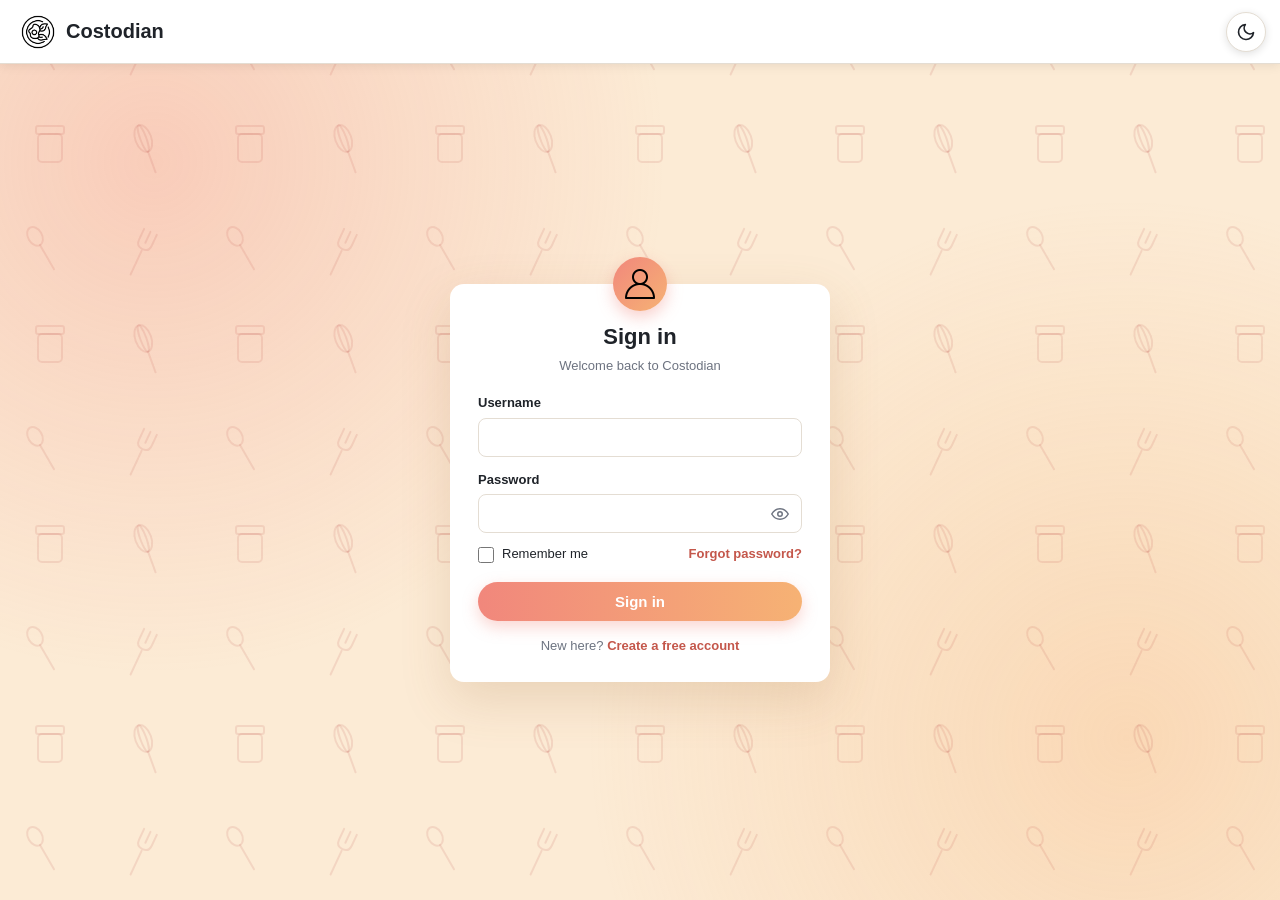
<file: frontend/src/pages/movements.html>
<!DOCTYPE html>
<html lang="en">
<head>
    <meta charset="UTF-8">
    <meta name="viewport" content="width=device-width, initial-scale=1.0">
    <title>Movements | Costodian</title>
    <script>if(/(?:^|&)app-embed=1(?:&|$)/.test(window.location.search.slice(1))){document.documentElement.classList.add('app-embedded');}</script>
    <script src="../assets/js/theme.js"></script>
    <script>
        // the panel was closed last time: keep it closed (this runs before the page is drawn)
        try{
            if(localStorage.getItem('costodian-sidebar') == 'closed'){
                document.documentElement.classList.add('sidebar-collapsed');
            }
        } catch(e){
            // private mode: the panel just starts open
        }
    </script>
    <link rel="stylesheet" href="../assets/css/variables.css">
    <link rel="stylesheet" href="../assets/css/base.css">
    <link rel="stylesheet" href="../assets/css/components.css">
    <link rel="stylesheet" href="../assets/css/sidebar.css">
    <link rel="stylesheet" href="../assets/css/dashboard.css">
    <link rel="stylesheet" href="../assets/css/app-navigation.css?v=2">
    <link rel="stylesheet" href="../assets/css/tables.css">
    <link rel="stylesheet" href="../assets/css/movements.css?v=2">
<script>try{if((localStorage.getItem('costodian-can-manage-staff')=='1'||localStorage.getItem('costodian-can-manage-staff')=='true')){document.write('<style id="staff-link-early">#staff-link{display:flex !important}</style>');}}catch(e){}</script>
</head>
<body>

    <!-- the panel on the left -->
    <aside class="sidebar" id="sidebar" aria-label="Pages">
        <div class="side-head">
            <a class="side-brand" href="dashboard.html">
                <img src="../assets/images/logo.png" alt="Costodian logo">
                <span>Costodian</span>
            </a>
            <button type="button" class="side-close" id="side-close" aria-label="Close the menu">
                <svg viewBox="0 0 24 24" fill="none" stroke="currentColor" stroke-width="2" stroke-linecap="round" stroke-linejoin="round" aria-hidden="true"><path d="M11 17l-5-5 5-5M18 17l-5-5 5-5"/></svg>
            </button>
        </div>

        <nav class="side-nav">
            <a class="side-link" href="dashboard.html">
                <svg viewBox="0 0 24 24" fill="none" stroke="currentColor" stroke-width="2" stroke-linecap="round" stroke-linejoin="round" aria-hidden="true"><rect x="3" y="3" width="7" height="9" rx="1"/><rect x="14" y="3" width="7" height="5" rx="1"/><rect x="14" y="12" width="7" height="9" rx="1"/><rect x="3" y="16" width="7" height="5" rx="1"/></svg>
                Dashboard
            </a>
            <a class="side-link" href="recipes.html">
                <svg viewBox="0 0 24 24" fill="none" stroke="currentColor" stroke-width="2" stroke-linecap="round" stroke-linejoin="round" aria-hidden="true"><path d="M7 2v20M4 2v6a3 3 0 0 0 6 0V2"/><path d="M17 22V2c-3 2-4 5-4 9h4"/></svg>
                Recipes
            </a>
            <a class="side-link" href="inventory.html">
                <svg viewBox="0 0 24 24" fill="none" stroke="currentColor" stroke-width="2" stroke-linecap="round" stroke-linejoin="round" aria-hidden="true"><path d="M21 8l-9-5-9 5v8l9 5 9-5z"/><path d="M3 8l9 5 9-5M12 13v8"/></svg>
                Inventory
            </a>
            <a class="side-link" href="movements.html" aria-current="page">
                <svg viewBox="0 0 24 24" fill="none" stroke="currentColor" stroke-width="2" stroke-linecap="round" stroke-linejoin="round" aria-hidden="true"><path d="M17 3l4 4-4 4M21 7H8M7 21l-4-4 4-4M3 17h13"/></svg>
                Movements
            </a>
            <a class="side-link" id="staff-link" href="staff.html" hidden><svg viewBox="0 0 24 24" fill="none" stroke="currentColor" stroke-width="2" stroke-linecap="round" stroke-linejoin="round" aria-hidden="true"><path d="M17 21v-2a4 4 0 0 0-4-4H5a4 4 0 0 0-4 4v2"/><circle cx="9" cy="7" r="4"/><path d="M23 21v-2a4 4 0 0 0-3-3.87M16 3.13a4 4 0 0 1 0 7.75"/></svg>Staff</a>
        </nav>

        <!-- the settings button at the bottom of the panel -->
        <div class="side-bottom">
            <div class="settings-menu" id="settings-menu">
                <button type="button" class="menu-item" id="theme-toggle" aria-label="Switch to dark mode">
                    <svg class="icon-moon" viewBox="0 0 24 24" fill="none" stroke="currentColor" stroke-width="2" stroke-linecap="round" stroke-linejoin="round" aria-hidden="true"><path d="M21 12.8A9 9 0 1 1 11.2 3a7 7 0 0 0 9.8 9.8z"/></svg>
                    <svg class="icon-sun" viewBox="0 0 24 24" fill="none" stroke="currentColor" stroke-width="2" stroke-linecap="round" stroke-linejoin="round" aria-hidden="true"><circle cx="12" cy="12" r="4"/><path d="M12 2v2M12 20v2M4.9 4.9l1.4 1.4M17.7 17.7l1.4 1.4M2 12h2M20 12h2M4.9 19.1l1.4-1.4M17.7 6.3l1.4-1.4"/></svg>
                    <span class="label-dark">Dark mode</span>
                    <span class="label-light">Light mode</span>
                </button>
                <button type="button" class="menu-item" id="logout-btn">
                    <svg viewBox="0 0 24 24" fill="none" stroke="currentColor" stroke-width="2" stroke-linecap="round" stroke-linejoin="round" aria-hidden="true"><path d="M9 21H5a2 2 0 0 1-2-2V5a2 2 0 0 1 2-2h4M16 17l5-5-5-5M21 12H9"/></svg>
                    Log out
                </button>
            </div>

            <button type="button" class="side-link" id="settings-btn" aria-haspopup="true" aria-expanded="false" aria-controls="settings-menu">
                <svg viewBox="0 0 24 24" fill="none" stroke="currentColor" stroke-width="2" stroke-linecap="round" stroke-linejoin="round" aria-hidden="true"><circle cx="12" cy="12" r="3"/><path d="M19.4 15a1.65 1.65 0 0 0 .33 1.82l.06.06a2 2 0 1 1-2.83 2.83l-.06-.06a1.65 1.65 0 0 0-1.82-.33 1.65 1.65 0 0 0-1 1.51V21a2 2 0 1 1-4 0v-.09A1.65 1.65 0 0 0 9 19.4a1.65 1.65 0 0 0-1.82.33l-.06.06a2 2 0 1 1-2.83-2.83l.06-.06a1.65 1.65 0 0 0 .33-1.82 1.65 1.65 0 0 0-1.51-1H3a2 2 0 1 1 0-4h.09A1.65 1.65 0 0 0 4.6 9a1.65 1.65 0 0 0-.33-1.82l-.06-.06a2 2 0 1 1 2.83-2.83l.06.06a1.65 1.65 0 0 0 1.82.33H9a1.65 1.65 0 0 0 1-1.51V3a2 2 0 1 1 4 0v.09a1.65 1.65 0 0 0 1 1.51 1.65 1.65 0 0 0 1.82-.33l.06-.06a2 2 0 1 1 2.83 2.83l-.06.06a1.65 1.65 0 0 0-.33 1.82V9a1.65 1.65 0 0 0 1.51 1H21a2 2 0 1 1 0 4h-.09a1.65 1.65 0 0 0-1.51 1z"/></svg>
                Settings
            </button>
        </div>
    </aside>

    <div class="scrim" id="scrim"></div>

    <div class="main movement-layout">

        <header class="topbar">
            <button type="button" class="icon-btn menu-btn" id="menu-btn" aria-label="Open or close the menu">
                <svg viewBox="0 0 24 24" fill="none" stroke="currentColor" stroke-width="2" stroke-linecap="round" aria-hidden="true"><path d="M3 6h18M3 12h18M3 18h18"/></svg>
            </button>

            <div class="search">
                <svg viewBox="0 0 24 24" fill="none" stroke="currentColor" stroke-width="2" stroke-linecap="round" aria-hidden="true"><circle cx="11" cy="11" r="8"/><path d="M21 21l-4.3-4.3"/></svg>
                <input type="search" id="search" placeholder="Search items..." aria-label="Search items">
            </div>

            <div class="top-actions">
                <div class="notif">
                    <button type="button" class="icon-btn" id="bell-btn" aria-label="Items that need attention" aria-expanded="false" aria-controls="notif-menu">
                        <svg viewBox="0 0 24 24" fill="none" stroke="currentColor" stroke-width="2" stroke-linecap="round" stroke-linejoin="round" aria-hidden="true"><path d="M18 8a6 6 0 0 0-12 0c0 7-3 9-3 9h18s-3-2-3-9"/><path d="M13.7 21a2 2 0 0 1-3.4 0"/></svg>
                        <span class="notif-dot" id="notif-dot" hidden></span>
                    </button>
                    <div class="notif-menu" id="notif-menu">
                        <h2>Needs attention</h2>
                        <ul id="notif-list"></ul>
                    </div>
                </div>

                <div class="user">
                    <div class="avatar" id="avatar" aria-hidden="true">?</div>
                    <div class="user-text">
                        <strong id="user-name">Loading...</strong>
                        <small id="user-role"></small>
                    </div>
                </div>
            </div>
        </header>

        <main class="content">
            <div class="title-row">
                <h1 class="page-title">Stock Movements</h1>
            </div>

            <div id="page-message" class="alert" role="alert" hidden></div>

            <section class="filters" aria-label="Filters">
                <div class="filter filter-dates">
                    <span class="filter-label">Date Range</span>
                    <div class="range-box">
                        <svg class="range-icon" viewBox="0 0 24 24" width="18" height="18" fill="none" stroke="currentColor" stroke-width="1.8" stroke-linecap="round" stroke-linejoin="round" aria-hidden="true"><rect x="3" y="5" width="18" height="16" rx="3"/><path d="M3 10h18M8 3v4M16 3v4"/></svg>
                        <input type="date" id="from-date" aria-label="From date">
                        <span class="range-dash">to</span>
                        <input type="date" id="to-date" aria-label="To date">
                    </div>
                    <div class="presets" aria-label="Quick dates">
                        <button type="button" class="preset" data-days="0">Today</button>
                        <button type="button" class="preset" data-days="7">Last 7 days</button>
                        <button type="button" class="preset" data-days="30">Last 30 days</button>
                    </div>
                </div>
                <label class="filter">Movement Type
                    <select id="type-filter">
                        <option value="">All Types</option>
                        <option value="stock_in">Stock In</option>
                        <option value="stock_out">Stock Out</option>
                        <option value="waste">Waste</option>
                        <option value="adjustment">Adjustment</option>
                    </select>
                </label>
                <label class="filter">Item
                    <select id="item-filter">
                        <option value="">All</option>
                    </select>
                </label>
                <button type="button" class="clear-btn" id="clear-filters">Clear filters</button>
            </section>

            <section class="panel" aria-label="Movements">
                <div class="table-wrap">
                    <table class="table mov-table">
                        <thead>
                            <tr>
                                <th>Date</th>
                                <th>Item Name</th>
                                <th>Movement Type</th>
                                <th>Quantity Changed</th>
                                <th>Performed By</th>
                                <th>Notes</th>
                            </tr>
                        </thead>
                        <tbody id="movement-rows" aria-live="polite">
                            <tr><td class="empty" colspan="6">Loading...</td></tr>
                        </tbody>
                    </table>
                </div>
                <div class="pager-row">
                    <p class="count-text" id="count-text"></p>
                    <nav class="pager" id="pager" aria-label="Pages"></nav>
                </div>
            </section>
        </main>
    </div>

    <!-- the small panel with the details of one movement (opens when a row is tapped) -->
    <dialog id="move-dialog" class="sheet" aria-labelledby="move-title">
        <div class="sheet-head">
            <div>
                <h2 id="move-title">Movement</h2>
                <div id="move-tag"></div>
            </div>
            <button type="button" class="sheet-close" id="move-close" aria-label="Close">&times;</button>
        </div>
        <p class="sheet-qty" id="move-qty"></p>
        <dl class="sheet-list" id="move-list"></dl>
    </dialog>

    <script src="../api/client.js"></script>
    <script src="../api/auth.js"></script>
    <script src="../assets/js/staff-link.js"></script>
    <script src="../api/dashboard.js"></script>
    <script src="../api/movements.js?v=3"></script>
    <script src="../assets/js/shell.js"></script>
    <script src="../assets/js/movements-helpers.js"></script>
    <script src="../assets/js/movements-page.js"></script>
    <script src="../assets/js/settings-extras.js"></script>
    <script src="../assets/js/notif-center.js"></script>
    <script src="../assets/js/page-router.js"></script>
</body>
</html>
</file>
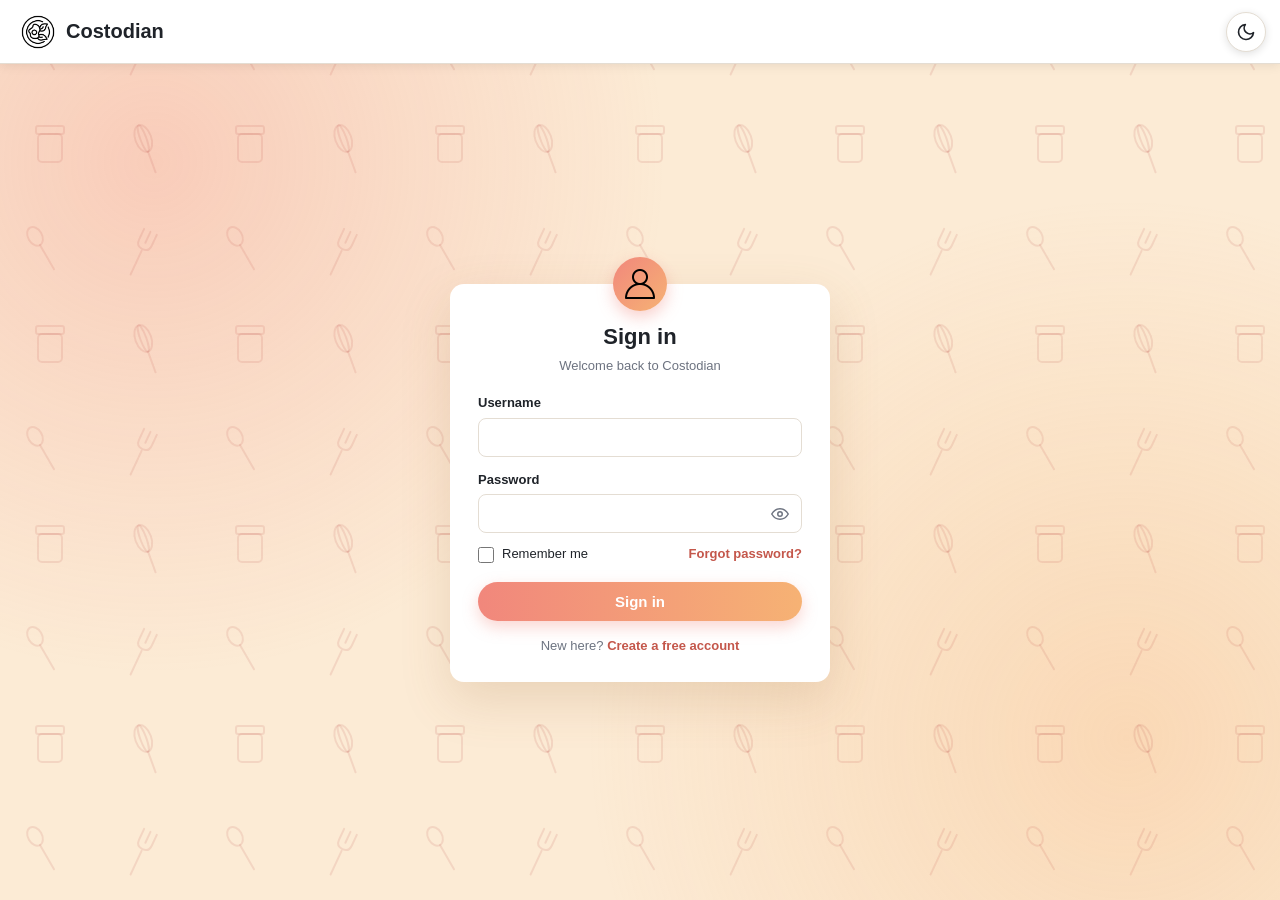
<file: frontend/src/pages/profile.html>
<!DOCTYPE html>
<html lang="en">
<head>
    <meta charset="UTF-8">
    <meta name="viewport" content="width=device-width, initial-scale=1.0">
    <title>My Profile | Costodian</title>
    <script>if(/(?:^|&)app-embed=1(?:&|$)/.test(window.location.search.slice(1))){document.documentElement.classList.add('app-embedded');}</script>
    <script src="../assets/js/theme.js"></script>
    <script>
        // the panel was closed last time: keep it closed (this runs before the page is drawn)
        try{
            if(localStorage.getItem('costodian-sidebar') == 'closed'){
                document.documentElement.classList.add('sidebar-collapsed');
            }
        } catch(e){
            // private mode: the panel just starts open
        }
    </script>
    <link rel="stylesheet" href="../assets/css/variables.css">
    <link rel="stylesheet" href="../assets/css/base.css">
    <link rel="stylesheet" href="../assets/css/components.css">
    <link rel="stylesheet" href="../assets/css/sidebar.css">
    <link rel="stylesheet" href="../assets/css/app-navigation.css?v=2">
    <link rel="stylesheet" href="../assets/css/dashboard.css">
    <!-- tables.css has the white panels, recipes.css the buttons and the little tags -->
    <link rel="stylesheet" href="../assets/css/tables.css">
    <!-- recipes.css has the buttons and form fields that this page shares -->
    <link rel="stylesheet" href="../assets/css/recipes.css">
    <link rel="stylesheet" href="../assets/css/profile.css">
<script>try{if((localStorage.getItem('costodian-can-manage-staff')=='1'||localStorage.getItem('costodian-can-manage-staff')=='true')){document.write('<style id="staff-link-early">#staff-link{display:flex !important}</style>');}}catch(e){}</script>
</head>
<body>

    <!-- the panel on the left -->
    <aside class="sidebar" id="sidebar" aria-label="Pages">
        <div class="side-head">
            <a class="side-brand" href="dashboard.html">
                <img src="../assets/images/logo.png" alt="Costodian logo">
                <span>Costodian</span>
            </a>
            <button type="button" class="side-close" id="side-close" aria-label="Close the menu">
                <svg viewBox="0 0 24 24" fill="none" stroke="currentColor" stroke-width="2" stroke-linecap="round" stroke-linejoin="round" aria-hidden="true"><path d="M11 17l-5-5 5-5M18 17l-5-5 5-5"/></svg>
            </button>
        </div>

        <nav class="side-nav">
            <a class="side-link" href="dashboard.html">
                <svg viewBox="0 0 24 24" fill="none" stroke="currentColor" stroke-width="2" stroke-linecap="round" stroke-linejoin="round" aria-hidden="true"><rect x="3" y="3" width="7" height="9" rx="1"/><rect x="14" y="3" width="7" height="5" rx="1"/><rect x="14" y="12" width="7" height="9" rx="1"/><rect x="3" y="16" width="7" height="5" rx="1"/></svg>
                Dashboard
            </a>
            <a class="side-link" href="recipes.html">
                <svg viewBox="0 0 24 24" fill="none" stroke="currentColor" stroke-width="2" stroke-linecap="round" stroke-linejoin="round" aria-hidden="true"><path d="M7 2v20M4 2v6a3 3 0 0 0 6 0V2"/><path d="M17 22V2c-3 2-4 5-4 9h4"/></svg>
                Recipes
            </a>
            <a class="side-link" href="inventory.html">
                <svg viewBox="0 0 24 24" fill="none" stroke="currentColor" stroke-width="2" stroke-linecap="round" stroke-linejoin="round" aria-hidden="true"><path d="M21 8l-9-5-9 5v8l9 5 9-5z"/><path d="M3 8l9 5 9-5M12 13v8"/></svg>
                Inventory
            </a>
            <a class="side-link" href="movements.html">
                <svg viewBox="0 0 24 24" fill="none" stroke="currentColor" stroke-width="2" stroke-linecap="round" stroke-linejoin="round" aria-hidden="true"><path d="M17 3l4 4-4 4M21 7H8M7 21l-4-4 4-4M3 17h13"/></svg>
                Movements
            </a>
            <a class="side-link" id="staff-link" href="staff.html" hidden><svg viewBox="0 0 24 24" fill="none" stroke="currentColor" stroke-width="2" stroke-linecap="round" stroke-linejoin="round" aria-hidden="true"><path d="M17 21v-2a4 4 0 0 0-4-4H5a4 4 0 0 0-4 4v2"/><circle cx="9" cy="7" r="4"/><path d="M23 21v-2a4 4 0 0 0-3-3.87M16 3.13a4 4 0 0 1 0 7.75"/></svg>Staff</a>
        </nav>

        <!-- the settings button at the bottom of the panel -->
        <div class="side-bottom">
            <div class="settings-menu" id="settings-menu">
                <button type="button" class="menu-item" id="theme-toggle" aria-label="Switch to dark mode">
                    <svg class="icon-moon" viewBox="0 0 24 24" fill="none" stroke="currentColor" stroke-width="2" stroke-linecap="round" stroke-linejoin="round" aria-hidden="true"><path d="M21 12.8A9 9 0 1 1 11.2 3a7 7 0 0 0 9.8 9.8z"/></svg>
                    <svg class="icon-sun" viewBox="0 0 24 24" fill="none" stroke="currentColor" stroke-width="2" stroke-linecap="round" stroke-linejoin="round" aria-hidden="true"><circle cx="12" cy="12" r="4"/><path d="M12 2v2M12 20v2M4.9 4.9l1.4 1.4M17.7 17.7l1.4 1.4M2 12h2M20 12h2M4.9 19.1l1.4-1.4M17.7 6.3l1.4-1.4"/></svg>
                    <span class="label-dark">Dark mode</span>
                    <span class="label-light">Light mode</span>
                </button>
                <button type="button" class="menu-item" id="logout-btn">
                    <svg viewBox="0 0 24 24" fill="none" stroke="currentColor" stroke-width="2" stroke-linecap="round" stroke-linejoin="round" aria-hidden="true"><path d="M9 21H5a2 2 0 0 1-2-2V5a2 2 0 0 1 2-2h4M16 17l5-5-5-5M21 12H9"/></svg>
                    Log out
                </button>
            </div>

            <button type="button" class="side-link" id="settings-btn" aria-haspopup="true" aria-expanded="false" aria-controls="settings-menu">
                <svg viewBox="0 0 24 24" fill="none" stroke="currentColor" stroke-width="2" stroke-linecap="round" stroke-linejoin="round" aria-hidden="true"><circle cx="12" cy="12" r="3"/><path d="M19.4 15a1.65 1.65 0 0 0 .33 1.82l.06.06a2 2 0 1 1-2.83 2.83l-.06-.06a1.65 1.65 0 0 0-1.82-.33 1.65 1.65 0 0 0-1 1.51V21a2 2 0 1 1-4 0v-.09A1.65 1.65 0 0 0 9 19.4a1.65 1.65 0 0 0-1.82.33l-.06.06a2 2 0 1 1-2.83-2.83l.06-.06a1.65 1.65 0 0 0 .33-1.82 1.65 1.65 0 0 0-1.51-1H3a2 2 0 1 1 0-4h.09A1.65 1.65 0 0 0 4.6 9a1.65 1.65 0 0 0-.33-1.82l-.06-.06a2 2 0 1 1 2.83-2.83l.06.06a1.65 1.65 0 0 0 1.82.33H9a1.65 1.65 0 0 0 1-1.51V3a2 2 0 1 1 4 0v.09a1.65 1.65 0 0 0 1 1.51 1.65 1.65 0 0 0 1.82-.33l.06-.06a2 2 0 1 1 2.83 2.83l-.06.06a1.65 1.65 0 0 0-.33 1.82V9a1.65 1.65 0 0 0 1.51 1H21a2 2 0 1 1 0 4h-.09a1.65 1.65 0 0 0-1.51 1z"/></svg>
                Settings
            </button>
        </div>
    </aside>

    <div class="scrim" id="scrim"></div>

    <div class="main">

        <header class="topbar">
            <button type="button" class="icon-btn menu-btn" id="menu-btn" aria-label="Open or close the menu">
                <svg viewBox="0 0 24 24" fill="none" stroke="currentColor" stroke-width="2" stroke-linecap="round" aria-hidden="true"><path d="M3 6h18M3 12h18M3 18h18"/></svg>
            </button>

            <div class="top-actions">
                <div class="notif">
                    <button type="button" class="icon-btn" id="bell-btn" aria-label="Items that need attention" aria-expanded="false" aria-controls="notif-menu">
                        <svg viewBox="0 0 24 24" fill="none" stroke="currentColor" stroke-width="2" stroke-linecap="round" stroke-linejoin="round" aria-hidden="true"><path d="M18 8a6 6 0 0 0-12 0c0 7-3 9-3 9h18s-3-2-3-9"/><path d="M13.7 21a2 2 0 0 1-3.4 0"/></svg>
                        <span class="notif-dot" id="notif-dot" hidden></span>
                    </button>
                    <div class="notif-menu" id="notif-menu">
                        <h2>Needs attention</h2>
                        <ul id="notif-list"></ul>
                    </div>
                </div>

                <div class="user">
                    <div class="avatar" id="avatar" aria-hidden="true">?</div>
                    <div class="user-text">
                        <strong id="user-name">Loading...</strong>
                        <small id="user-role"></small>
                    </div>
                </div>
            </div>
        </header>

        <main class="content">
            <div class="title-row">
                <div>
                    <h1 class="page-title">My Profile</h1>
                    <p class="page-sub">Change your details, your password, or delete your account.</p>
                </div>
            </div>

            <div id="page-message" class="alert" role="alert" hidden></div>

            <section class="panel profile-head" aria-label="About you">
                <div class="avatar avatar-big" id="p-avatar" aria-hidden="true">?</div>
                <div class="profile-who">
                    <h2 id="p-name">Loading...</h2>
                    <div class="profile-chips" id="p-chips"></div>
                    <p class="profile-since" id="p-since"></p>
                    <p class="profile-since profile-login" id="p-login"></p>
                </div>
            </section>

            <section class="panel profile-panel" aria-labelledby="details-title">
                <h2 id="details-title">Your details</h2>
                <form id="profile-form" novalidate>
                    <div id="profile-error" class="alert alert-error" role="alert" hidden></div>
                    <div class="form-grid">
                        <label class="field">Full name
                            <input type="text" id="p-fullname" maxlength="100" autocomplete="name">
                        </label>
                        <label class="field">Username
                            <input type="text" id="p-username" maxlength="50" autocomplete="username">
                        </label>
                        <label class="field">Email address <span class="optional">(optional)</span>
                            <input type="email" id="p-email" maxlength="150" autocomplete="email">
                        </label>
                        <label class="field">Contact number <span class="optional">(optional)</span>
                            <input type="tel" id="p-phone" maxlength="30" autocomplete="tel">
                        </label>
                        <label class="field span-2" id="business-field" hidden>Business name
                            <input type="text" id="p-business" maxlength="100" autocomplete="organization">
                        </label>
                        <label class="field span-2" id="address-field" hidden>Business address <span class="optional">(optional)</span>
                            <input type="text" id="p-address" maxlength="255" autocomplete="street-address">
                        </label>
                        <label class="field span-2" id="tagline-field" hidden>Tagline <span class="optional">(optional)</span>
                            <input type="text" id="p-tagline" maxlength="150">
                        </label>
                    </div>
                    <p class="hint">The username is what you type to log in: 3 to 50 letters, numbers, dot, dash or underscore. Your email is used for low-stock notices; the contact number, address and tagline can head your printed reports.</p>
                    <div class="profile-actions">
                        <button type="submit" class="btn btn-fill" id="profile-save">Save changes</button>
                    </div>
                </form>
            </section>

            <section class="panel profile-panel" aria-labelledby="password-title">
                <h2 id="password-title">Change password</h2>
                <form id="password-form" novalidate>
                    <div id="password-error" class="alert alert-error" role="alert" hidden></div>
                    <div class="form-grid">
                        <label class="field span-2">Current password
                            <input type="password" id="p-current" autocomplete="current-password">
                        </label>
                        <label class="field">New password
                            <input type="password" id="p-new" maxlength="72" autocomplete="new-password">
                        </label>
                        <label class="field">Confirm new password
                            <input type="password" id="p-confirm" maxlength="72" autocomplete="new-password">
                        </label>
                    </div>
                    <p class="hint">The new password must be 8 to 72 characters long.</p>
                    <div class="profile-actions">
                        <button type="submit" class="btn btn-fill" id="password-save">Change password</button>
                    </div>
                </form>
            </section>

            <section class="panel profile-panel" id="recovery-settings" aria-labelledby="recovery-settings-title" hidden>
                <h2 id="recovery-settings-title">Password recovery</h2>
                <form id="recovery-settings-form" novalidate>
                    <div id="recovery-settings-error" class="alert alert-error" role="alert" hidden></div>
                    <div class="form-grid">
                        <label class="field span-2">Recovery question
                            <select id="p-recovery-question" name="recovery_question"></select>
                        </label>
                        <label class="field span-2">Recovery answer
                            <input type="text" id="p-recovery-answer" name="recovery_answer" maxlength="72" autocomplete="off">
                        </label>
                        <label class="field span-2">Current password
                            <input type="password" id="p-recovery-current-password" name="current_password" maxlength="72" autocomplete="current-password">
                        </label>
                    </div>
                    <p class="hint">Set or update the question used to verify your identity before a password reset. The answer is case-insensitive; choose one that other people cannot easily guess. Enter your current password to confirm this change.</p>
                    <div class="profile-actions">
                        <button type="submit" class="btn btn-fill" id="recovery-settings-save">Save recovery details</button>
                    </div>
                </form>
            </section>

            <section class="panel profile-panel danger-zone" aria-labelledby="danger-title">
                <h2 id="danger-title">Danger zone</h2>
                <p class="hint" id="danger-text">Deleting your account removes it for good, together with its recipes, ingredients and stock history. This cannot be undone. You will be asked for your password first.</p>
                <div class="profile-actions">
                    <button type="button" class="btn btn-danger" id="delete-open">Delete account</button>
                </div>
            </section>
        </main>
    </div>

    <!-- "are you sure?" for deleting the account: asks for the password -->
    <dialog id="delete-dialog" class="dialog dialog-small" aria-labelledby="delete-title">
        <form id="delete-form" novalidate>
            <div class="dialog-head">
                <h2 id="delete-title">Delete your account?</h2>
                <button type="button" class="dialog-close" id="delete-close" aria-label="Close">&times;</button>
            </div>
            <div class="dialog-body">
                <div id="delete-error" class="alert alert-error" role="alert" hidden></div>
                <p class="confirm-text" id="delete-text"></p>
                <label class="field">Type your password to confirm
                    <input type="password" id="p-delete-password" autocomplete="current-password">
                </label>
            </div>
            <div class="dialog-foot">
                <button type="button" class="btn btn-line" id="delete-cancel">Cancel</button>
                <button type="submit" class="btn btn-danger" id="delete-confirm">Delete for good</button>
            </div>
        </form>
    </dialog>

    <script src="../api/client.js"></script>
    <script src="../api/auth.js"></script>
    <script src="../assets/js/staff-link.js"></script>
    <script src="../api/dashboard.js"></script>
    <script src="../api/profile.js"></script>
    <script src="../assets/js/shell.js"></script>
    <script src="../assets/js/profile-page.js"></script>
    <script src="../assets/js/settings-extras.js"></script>
    <script src="../assets/js/notif-center.js"></script>
</body>
</html>
</file>
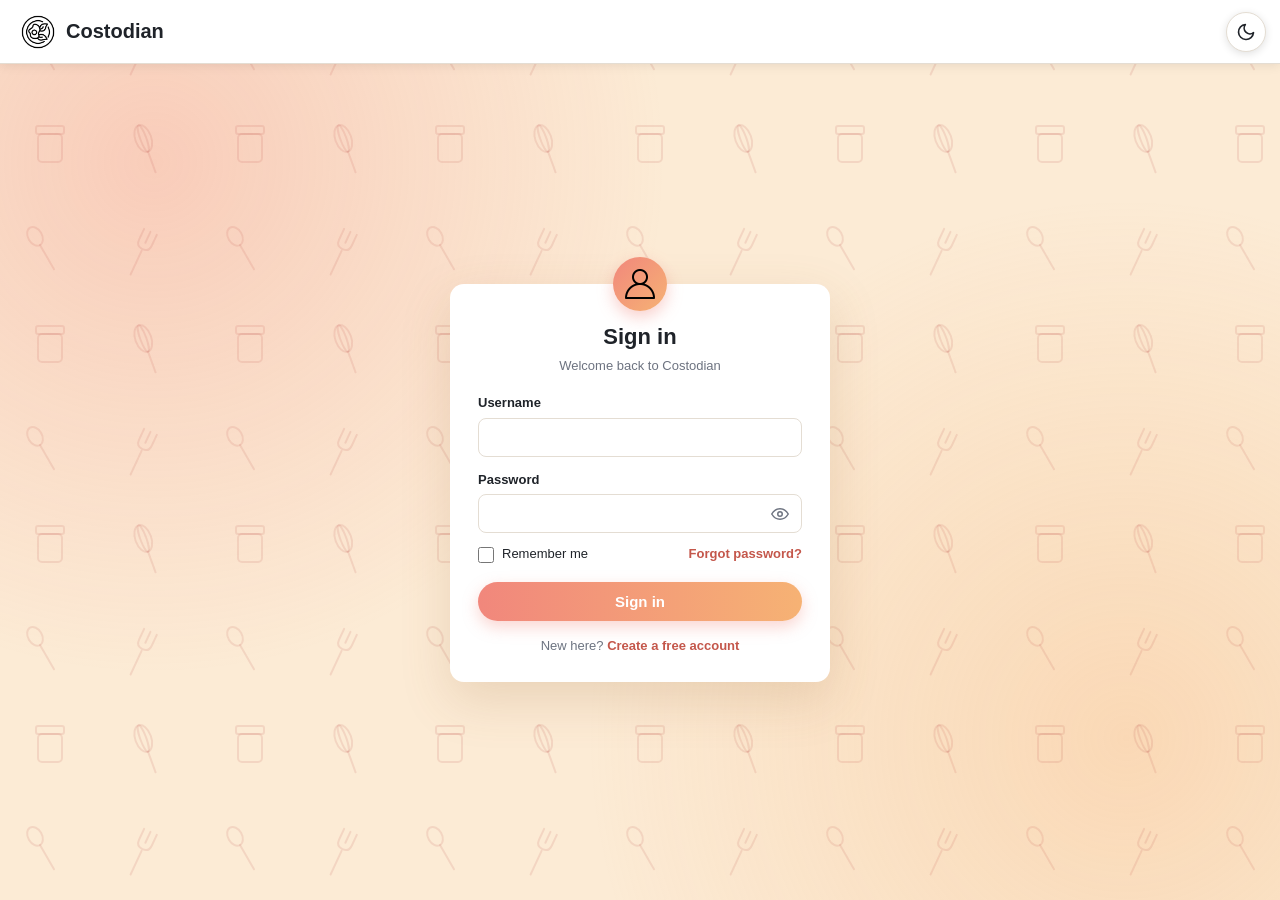
<file: frontend/src/pages/recipes.html>
<!DOCTYPE html>
<html lang="en">
<head>
    <meta charset="UTF-8">
    <meta name="viewport" content="width=device-width, initial-scale=1.0">
    <title>Recipes | Costodian</title>
    <script>if(/(?:^|&)app-embed=1(?:&|$)/.test(window.location.search.slice(1))){document.documentElement.classList.add('app-embedded');}</script>
    <script src="../assets/js/theme.js"></script>
    <script>
        // the panel was closed last time: keep it closed (this runs before the page is drawn)
        try{
            if(localStorage.getItem('costodian-sidebar') == 'closed'){
                document.documentElement.classList.add('sidebar-collapsed');
            }
        } catch(e){
            // private mode: the panel just starts open
        }
    </script>
    <link rel="stylesheet" href="../assets/css/variables.css">
    <link rel="stylesheet" href="../assets/css/base.css">
    <link rel="stylesheet" href="../assets/css/components.css">
    <link rel="stylesheet" href="../assets/css/sidebar.css">
    <link rel="stylesheet" href="../assets/css/dashboard.css">
    <link rel="stylesheet" href="../assets/css/app-navigation.css?v=2">
    <link rel="stylesheet" href="../assets/css/recipes.css">
    <link rel="stylesheet" href="../assets/css/markup.css">
    <link rel="stylesheet" href="../assets/css/order-calc.css">
<script>try{if((localStorage.getItem('costodian-can-manage-staff')=='1'||localStorage.getItem('costodian-can-manage-staff')=='true')){document.write('<style id="staff-link-early">#staff-link{display:flex !important}</style>');}}catch(e){}</script>
</head>
<body>

    <!-- the panel on the left -->
    <aside class="sidebar" id="sidebar" aria-label="Pages">
        <div class="side-head">
            <a class="side-brand" href="dashboard.html">
                <img src="../assets/images/logo.png" alt="Costodian logo">
                <span>Costodian</span>
            </a>
            <button type="button" class="side-close" id="side-close" aria-label="Close the menu">
                <svg viewBox="0 0 24 24" fill="none" stroke="currentColor" stroke-width="2" stroke-linecap="round" stroke-linejoin="round" aria-hidden="true"><path d="M11 17l-5-5 5-5M18 17l-5-5 5-5"/></svg>
            </button>
        </div>

        <nav class="side-nav">
            <a class="side-link" href="dashboard.html">
                <svg viewBox="0 0 24 24" fill="none" stroke="currentColor" stroke-width="2" stroke-linecap="round" stroke-linejoin="round" aria-hidden="true"><rect x="3" y="3" width="7" height="9" rx="1"/><rect x="14" y="3" width="7" height="5" rx="1"/><rect x="14" y="12" width="7" height="9" rx="1"/><rect x="3" y="16" width="7" height="5" rx="1"/></svg>
                Dashboard
            </a>
            <a class="side-link" href="recipes.html" aria-current="page">
                <svg viewBox="0 0 24 24" fill="none" stroke="currentColor" stroke-width="2" stroke-linecap="round" stroke-linejoin="round" aria-hidden="true"><path d="M7 2v20M4 2v6a3 3 0 0 0 6 0V2"/><path d="M17 22V2c-3 2-4 5-4 9h4"/></svg>
                Recipes
            </a>
            <a class="side-link" href="inventory.html">
                <svg viewBox="0 0 24 24" fill="none" stroke="currentColor" stroke-width="2" stroke-linecap="round" stroke-linejoin="round" aria-hidden="true"><path d="M21 8l-9-5-9 5v8l9 5 9-5z"/><path d="M3 8l9 5 9-5M12 13v8"/></svg>
                Inventory
            </a>
            <a class="side-link" href="movements.html">
                <svg viewBox="0 0 24 24" fill="none" stroke="currentColor" stroke-width="2" stroke-linecap="round" stroke-linejoin="round" aria-hidden="true"><path d="M17 3l4 4-4 4M21 7H8M7 21l-4-4 4-4M3 17h13"/></svg>
                Movements
            </a>
            <a class="side-link" id="staff-link" href="staff.html" hidden><svg viewBox="0 0 24 24" fill="none" stroke="currentColor" stroke-width="2" stroke-linecap="round" stroke-linejoin="round" aria-hidden="true"><path d="M17 21v-2a4 4 0 0 0-4-4H5a4 4 0 0 0-4 4v2"/><circle cx="9" cy="7" r="4"/><path d="M23 21v-2a4 4 0 0 0-3-3.87M16 3.13a4 4 0 0 1 0 7.75"/></svg>Staff</a>
        </nav>

        <!-- the settings button at the bottom of the panel -->
        <div class="side-bottom">
            <div class="settings-menu" id="settings-menu">
                <button type="button" class="menu-item" id="theme-toggle" aria-label="Switch to dark mode">
                    <svg class="icon-moon" viewBox="0 0 24 24" fill="none" stroke="currentColor" stroke-width="2" stroke-linecap="round" stroke-linejoin="round" aria-hidden="true"><path d="M21 12.8A9 9 0 1 1 11.2 3a7 7 0 0 0 9.8 9.8z"/></svg>
                    <svg class="icon-sun" viewBox="0 0 24 24" fill="none" stroke="currentColor" stroke-width="2" stroke-linecap="round" stroke-linejoin="round" aria-hidden="true"><circle cx="12" cy="12" r="4"/><path d="M12 2v2M12 20v2M4.9 4.9l1.4 1.4M17.7 17.7l1.4 1.4M2 12h2M20 12h2M4.9 19.1l1.4-1.4M17.7 6.3l1.4-1.4"/></svg>
                    <span class="label-dark">Dark mode</span>
                    <span class="label-light">Light mode</span>
                </button>
                <button type="button" class="menu-item" id="logout-btn">
                    <svg viewBox="0 0 24 24" fill="none" stroke="currentColor" stroke-width="2" stroke-linecap="round" stroke-linejoin="round" aria-hidden="true"><path d="M9 21H5a2 2 0 0 1-2-2V5a2 2 0 0 1 2-2h4M16 17l5-5-5-5M21 12H9"/></svg>
                    Log out
                </button>
            </div>

            <button type="button" class="side-link" id="settings-btn" aria-haspopup="true" aria-expanded="false" aria-controls="settings-menu">
                <svg viewBox="0 0 24 24" fill="none" stroke="currentColor" stroke-width="2" stroke-linecap="round" stroke-linejoin="round" aria-hidden="true"><circle cx="12" cy="12" r="3"/><path d="M19.4 15a1.65 1.65 0 0 0 .33 1.82l.06.06a2 2 0 1 1-2.83 2.83l-.06-.06a1.65 1.65 0 0 0-1.82-.33 1.65 1.65 0 0 0-1 1.51V21a2 2 0 1 1-4 0v-.09A1.65 1.65 0 0 0 9 19.4a1.65 1.65 0 0 0-1.82.33l-.06.06a2 2 0 1 1-2.83-2.83l.06-.06a1.65 1.65 0 0 0 .33-1.82 1.65 1.65 0 0 0-1.51-1H3a2 2 0 1 1 0-4h.09A1.65 1.65 0 0 0 4.6 9a1.65 1.65 0 0 0-.33-1.82l-.06-.06a2 2 0 1 1 2.83-2.83l.06.06a1.65 1.65 0 0 0 1.82.33H9a1.65 1.65 0 0 0 1-1.51V3a2 2 0 1 1 4 0v.09a1.65 1.65 0 0 0 1 1.51 1.65 1.65 0 0 0 1.82-.33l.06-.06a2 2 0 1 1 2.83 2.83l-.06.06a1.65 1.65 0 0 0-.33 1.82V9a1.65 1.65 0 0 0 1.51 1H21a2 2 0 1 1 0 4h-.09a1.65 1.65 0 0 0-1.51 1z"/></svg>
                Settings
            </button>
        </div>
    </aside>

    <div class="scrim" id="scrim"></div>

    <div class="main">

        <header class="topbar">
            <button type="button" class="icon-btn menu-btn" id="menu-btn" aria-label="Open or close the menu">
                <svg viewBox="0 0 24 24" fill="none" stroke="currentColor" stroke-width="2" stroke-linecap="round" aria-hidden="true"><path d="M3 6h18M3 12h18M3 18h18"/></svg>
            </button>

            <div class="search">
                <svg viewBox="0 0 24 24" fill="none" stroke="currentColor" stroke-width="2" stroke-linecap="round" aria-hidden="true"><circle cx="11" cy="11" r="8"/><path d="M21 21l-4.3-4.3"/></svg>
                <input type="search" id="search" placeholder="Search recipes..." aria-label="Search recipes">
            </div>

            <div class="top-actions">
                <div class="notif">
                    <button type="button" class="icon-btn" id="bell-btn" aria-label="Items that need attention" aria-expanded="false" aria-controls="notif-menu">
                        <svg viewBox="0 0 24 24" fill="none" stroke="currentColor" stroke-width="2" stroke-linecap="round" stroke-linejoin="round" aria-hidden="true"><path d="M18 8a6 6 0 0 0-12 0c0 7-3 9-3 9h18s-3-2-3-9"/><path d="M13.7 21a2 2 0 0 1-3.4 0"/></svg>
                        <span class="notif-dot" id="notif-dot" hidden></span>
                    </button>
                    <div class="notif-menu" id="notif-menu">
                        <h2>Needs attention</h2>
                        <ul id="notif-list"></ul>
                    </div>
                </div>

                <div class="user">
                    <div class="avatar" id="avatar" aria-hidden="true">?</div>
                    <div class="user-text">
                        <strong id="user-name">Loading...</strong>
                        <small id="user-role"></small>
                    </div>
                </div>
            </div>
        </header>

        <main class="content">
            <div class="title-row">
                <div>
                    <h1 class="page-title">Recipes</h1>
                </div>
                <div class="title-actions">
                    <label class="visually-hidden" for="category-filter">Filter by category</label>
                    <select id="category-filter" class="select-filter">
                        <option value="">All categories</option>
                    </select>
                    <button type="button" class="btn btn-fill" id="add-recipe">+ Add Recipe</button>
                </div>
            </div>

            <div id="page-message" class="alert" role="alert" hidden></div>

            <section class="cards" id="recipes" aria-label="Recipes" aria-live="polite">
                <div class="empty-state"><span>Loading...</span></div>
            </section>
        </main>
    </div>

    <!-- the window that shows one recipe -->
    <dialog id="view-dialog" class="dialog" aria-labelledby="view-title">
        <div class="dialog-head">
            <div>
                <h2 id="view-title">Recipe</h2>
                <div class="dialog-sub" id="view-sub"></div>
            </div>
            <button type="button" class="dialog-close" id="view-close" aria-label="Close">&times;</button>
        </div>
        <div class="dialog-body" id="view-body"></div>
    </dialog>

    <!-- the window to add or edit a recipe -->
    <dialog id="form-dialog" class="dialog" aria-labelledby="form-title">
        <form id="recipe-form" novalidate>
            <div class="dialog-head">
                <h2 id="form-title">Add Recipe</h2>
                <button type="button" class="dialog-close" id="form-cancel" aria-label="Close">&times;</button>
            </div>

            <div class="dialog-body">
                <div id="form-error" class="alert alert-error" role="alert" hidden></div>

                <div class="form-grid">
                    <label class="field span-2">Recipe name
                        <input type="text" id="f-name" maxlength="100" autocomplete="off">
                    </label>
                    <label class="field">Category
                        <select id="f-category"></select>
                    </label>
                    <label class="field">Servings
                        <input type="text" id="f-servings" inputmode="numeric" value="1">
                    </label>
                    <label class="field">Other costs (&#8369;)
                        <input type="text" id="f-other" inputmode="decimal" placeholder="Packaging, gas, labor">
                    </label>
                    <label class="field">Target food cost (%)
                        <input type="text" id="f-target" inputmode="decimal" value="35">
                    </label>

                    <!-- the owner's own markup on the cost: pick one or type any number -->
                    <div class="field span-2" id="markup-field">
                        <label for="f-markup">Markup (%) <span class="optional">optional</span></label>
                        <div class="markup-picks" id="markup-picks" role="group" aria-label="Quick markup choices">
                            <button type="button" class="pick" data-markup="25">25%</button>
                            <button type="button" class="pick" data-markup="50">50%</button>
                            <button type="button" class="pick" data-markup="75">75%</button>
                            <button type="button" class="pick" data-markup="100">100%</button>
                        </div>
                        <input type="text" id="f-markup" inputmode="decimal" placeholder="or type your own, e.g. 33" autocomplete="off">
                        <p class="hint">Price = cost per serving + this % of the cost. Leave it empty if you do not use a markup.</p>
                    </div>
                </div>

                <h3 class="section-title">Ingredients</h3>
                <p class="hint">Type the quantity the way you measure: 2, 0.5, 1/2 or 1 1/2. Ingredients you type here are added to your inventory.</p>
                <div id="ingredient-rows"></div>
                <datalist id="ingredient-names"></datalist>
                <button type="button" class="btn btn-line btn-sm" id="add-ingredient">+ Add ingredient</button>

                <label class="field notes-field">Notes (optional)
                    <textarea id="f-notes" rows="3" maxlength="2000"></textarea>
                </label>
            </div>

            <div class="dialog-foot">
                <button type="button" class="btn btn-line" id="form-cancel-2">Cancel</button>
                <button type="submit" class="btn btn-fill" id="save-btn">Save recipe</button>
            </div>
        </form>
    </dialog>

    <script src="../api/client.js"></script>
    <script src="../api/auth.js"></script>
    <script src="../assets/js/staff-link.js"></script>
    <script src="../api/dashboard.js"></script>
    <script src="../api/recipes.js"></script>
    <script src="../validators/recipe.js"></script>
    <script src="../assets/js/shell.js"></script>
    <script src="../assets/js/recipes-helpers.js"></script>
    <script src="../assets/js/recipes-draw.js"></script>
    <script src="../assets/js/order-calc.js"></script>
    <script src="../assets/js/staff-view.js"></script>
    <script src="../assets/js/recipes-form.js"></script>
    <script src="../assets/js/markup-select.js"></script>
    <script src="../assets/js/recipes-page.js"></script>
<script src="../assets/js/settings-extras.js"></script>
    <script src="../assets/js/notif-center.js"></script>
    <script src="../assets/js/page-router.js"></script>
</body>
</html>
</file>
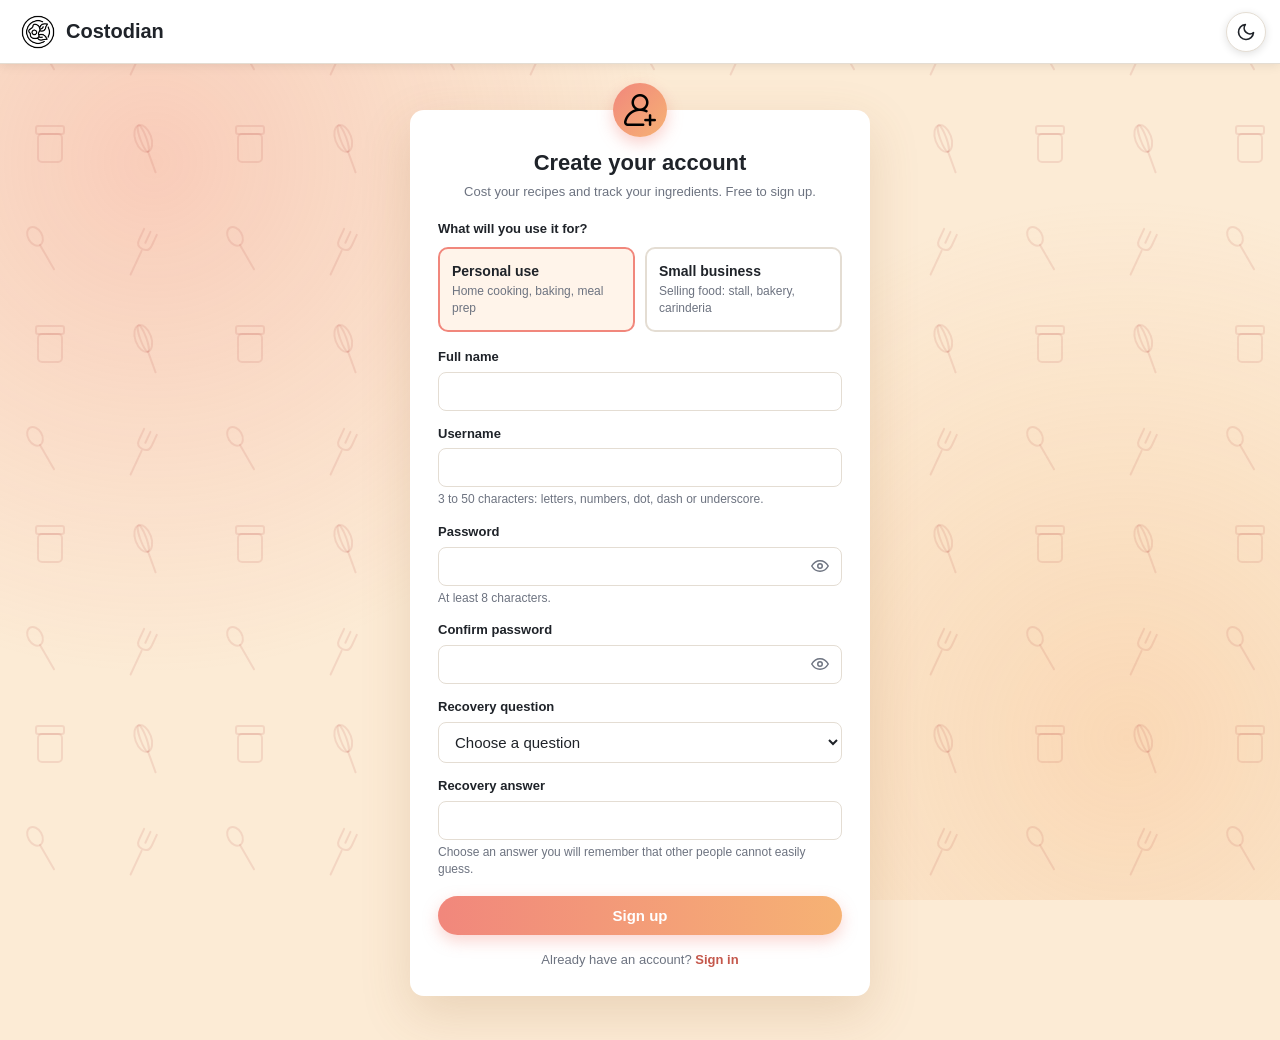
<file: frontend/src/pages/signup.html>
<!DOCTYPE html>
<html lang="en">
<head>
    <meta charset="UTF-8">
    <meta name="viewport" content="width=device-width, initial-scale=1.0">
    <title>Sign up | Costodian</title>
    <script src="../assets/js/theme.js"></script>
    <link rel="stylesheet" href="../assets/css/variables.css">
    <link rel="stylesheet" href="../assets/css/base.css">
    <link rel="stylesheet" href="../assets/css/layout.css">
    <link rel="stylesheet" href="../assets/css/header.css">
    <link rel="stylesheet" href="../assets/css/forms.css">
    <link rel="stylesheet" href="../assets/css/components.css">
</head>
<body>
<header class="site-header">
    <a class="brand" href="../../landing.html">
        <!-- PUT YOUR LOGO PHOTO HERE: save it as logo.png in frontend/src/assets/images/ -->
        <img class="brand-logo" src="../assets/images/logo.png" alt="Costodian logo" width="36" height="36">
        <span class="brand-name">Costodian</span>
    </a>
</header>
    <button type="button" id="theme-toggle" class="theme-toggle" aria-label="Switch to dark mode">
        <svg class="icon-moon" viewBox="0 0 24 24" fill="none" stroke="currentColor" stroke-width="2" stroke-linecap="round" stroke-linejoin="round" aria-hidden="true"><path d="M21 12.8A9 9 0 1 1 11.2 3a7 7 0 0 0 9.8 9.8z"/></svg>
        <svg class="icon-sun" viewBox="0 0 24 24" fill="none" stroke="currentColor" stroke-width="2" stroke-linecap="round" stroke-linejoin="round" aria-hidden="true"><circle cx="12" cy="12" r="4"/><path d="M12 2v2M12 20v2M4.9 4.9l1.4 1.4M17.7 17.7l1.4 1.4M2 12h2M20 12h2M4.9 19.1l1.4-1.4M17.7 6.3l1.4-1.4"/></svg>
    </button>
    <div class="auth-page">
        <main class="auth-card wide">
            <a class="logo">
                <img src="../assets/images/add.png" alt="add logo">
            </a>
            <h1>Create your account</h1>
            <p class="tagline">Cost your recipes and track your ingredients. Free to sign up.</p>

            <div id="message" class="alert" role="alert" hidden></div>

            <form id="signup-form" novalidate>

                <fieldset class="type-choice">
                    <legend>What will you use it for?</legend>
                    <div class="type-options">
                        <label class="type-option">
                            <input type="radio" name="account_type" value="personal" checked>
                            <span class="type-box">
                                <strong>Personal use</strong>
                                <small>Home cooking, baking, meal prep</small>
                            </span>
                        </label>
                        <label class="type-option">
                            <input type="radio" name="account_type" value="business">
                            <span class="type-box">
                                <strong>Small business</strong>
                                <small>Selling food: stall, bakery, carinderia</small>
                            </span>
                        </label>
                    </div>
                </fieldset>

                <div class="field" id="business-field" hidden>
                    <label for="business_name">Business name</label>
                    <input type="text" id="business_name" name="business_name" maxlength="100" autocomplete="organization">
                </div>

                <div class="field">
                    <label for="full_name">Full name</label>
                    <input type="text" id="full_name" name="full_name" maxlength="100" autocomplete="name">
                </div>

                <div class="field">
                    <label for="username">Username</label>
                    <input type="text" id="username" name="username" maxlength="50" autocomplete="username">
                    <span class="hint">3 to 50 characters: letters, numbers, dot, dash or underscore.</span>
                </div>

                <div class="field">
                    <label for="password">Password</label>
                    <div class="password-wrap">
                        <input type="password" id="password" name="password" maxlength="72" autocomplete="new-password">
                        <button type="button" class="eye" data-for="password" aria-label="Show password">
                            <svg class="icon-show" viewBox="0 0 24 24" fill="none" stroke="currentColor" stroke-width="2" stroke-linecap="round" stroke-linejoin="round" aria-hidden="true"><path d="M1 12s4-7 11-7 11 7 11 7-4 7-11 7S1 12 1 12z"/><circle cx="12" cy="12" r="3"/></svg>
                            <svg class="icon-hide" viewBox="0 0 24 24" fill="none" stroke="currentColor" stroke-width="2" stroke-linecap="round" stroke-linejoin="round" aria-hidden="true"><path d="M17.9 17.9A10.9 10.9 0 0 1 12 19C5 19 1 12 1 12a18.5 18.5 0 0 1 5.1-5.9M9.9 5.2A10.4 10.4 0 0 1 12 5c7 0 11 7 11 7a18.6 18.6 0 0 1-2.2 3.2M1 1l22 22"/></svg>
                        </button>
                    </div>
                    <span class="hint">At least 8 characters.</span>
                </div>

                <div class="field">
                    <label for="confirm_password">Confirm password</label>
                    <div class="password-wrap">
                        <input type="password" id="confirm_password" name="confirm_password" maxlength="72" autocomplete="new-password">
                        <button type="button" class="eye" data-for="confirm_password" aria-label="Show password">
                            <svg class="icon-show" viewBox="0 0 24 24" fill="none" stroke="currentColor" stroke-width="2" stroke-linecap="round" stroke-linejoin="round" aria-hidden="true"><path d="M1 12s4-7 11-7 11 7 11 7-4 7-11 7S1 12 1 12z"/><circle cx="12" cy="12" r="3"/></svg>
                            <svg class="icon-hide" viewBox="0 0 24 24" fill="none" stroke="currentColor" stroke-width="2" stroke-linecap="round" stroke-linejoin="round" aria-hidden="true"><path d="M17.9 17.9A10.9 10.9 0 0 1 12 19C5 19 1 12 1 12a18.5 18.5 0 0 1 5.1-5.9M9.9 5.2A10.4 10.4 0 0 1 12 5c7 0 11 7 11 7a18.6 18.6 0 0 1-2.2 3.2M1 1l22 22"/></svg>
                        </button>
                    </div>
                </div>

                <div class="field">
                    <label for="recovery-question">Recovery question</label>
                    <select id="recovery-question" name="recovery_question"></select>
                </div>

                <div class="field">
                    <label for="recovery-answer">Recovery answer</label>
                    <input type="text" id="recovery-answer" name="recovery_answer" maxlength="72" autocomplete="off">
                    <span class="hint">Choose an answer you will remember that other people cannot easily guess.</span>
                </div>

                <button type="submit" id="submit-btn" class="btn-primary">Sign up</button>
            </form>

            <div class="links">
                <p>Already have an account? <a href="../../index.html">Sign in</a></p>
            </div>
        </main>
    </div>

    <script src="../api/client.js"></script>
    <script src="../api/auth.js"></script>
    <script src="../validators/signup.js"></script>
    <script>
        // where to go after a successful sign up (put dashboard.html here when that page exists)
        var AFTER_SIGNUP_PAGE = "../../index.html";

        var form = document.getElementById('signup-form');
        var message = document.getElementById('message');
        var submitBtn = document.getElementById('submit-btn');
        var businessField = document.getElementById('business-field');

        fillRecoveryQuestionSelect(form.elements['recovery_question']);

        // show a message in the alert box (textContent keeps typed characters from running as HTML)
        function showMessage(text, ok){
            message.textContent = text;
            message.className = ok ? 'alert alert-ok' : 'alert alert-error';
            message.hidden = false;
        }

        // the business name box is only needed for a small business
        function updateBusinessField(){
            businessField.hidden = (form.elements['account_type'].value != 'business');
        }

        form.elements['account_type'].forEach(function(radio){
            radio.addEventListener('change', updateBusinessField);
        });

        // the eye buttons show or hide the password next to them
        document.querySelectorAll('.eye').forEach(function(button){
            button.addEventListener('click', function(){
                var box = document.getElementById(button.getAttribute('data-for'));
                var show = (box.type == 'password');
                box.type = show ? 'text' : 'password';
                button.classList.toggle('shown', show);
                button.setAttribute('aria-label', show ? 'Hide password' : 'Show password');
            });
        });

        form.addEventListener('submit', function(event){
            event.preventDefault();

            var values = {
                account_type: form.elements['account_type'].value,
                business_name: form.elements['business_name'].value.trim(),
                full_name: form.elements['full_name'].value.trim(),
                username: form.elements['username'].value.trim(),
                password: form.elements['password'].value,
                confirm_password: form.elements['confirm_password'].value,
                recovery_question: form.elements['recovery_question'].value,
                recovery_answer: form.elements['recovery_answer'].value.trim()
            };

            var error = validateSignupForm(values);
            if(error != ""){
                showMessage(error, false);
                return;
            }

            submitBtn.disabled = true;
            submitBtn.textContent = 'Creating your account...';

            registerUser(values).then(function(reply){
                if(reply.success){
                    showMessage(reply.message, true);
                    form.reset();
                    updateBusinessField();
                    setTimeout(function(){
                        window.location.href = AFTER_SIGNUP_PAGE;
                    }, 1500);
                } else {
                    showMessage(reply.message, false);
                    submitBtn.disabled = false;
                    submitBtn.textContent = 'Sign up';
                }
            });
        });
    </script>
</body>
</html>
</file>
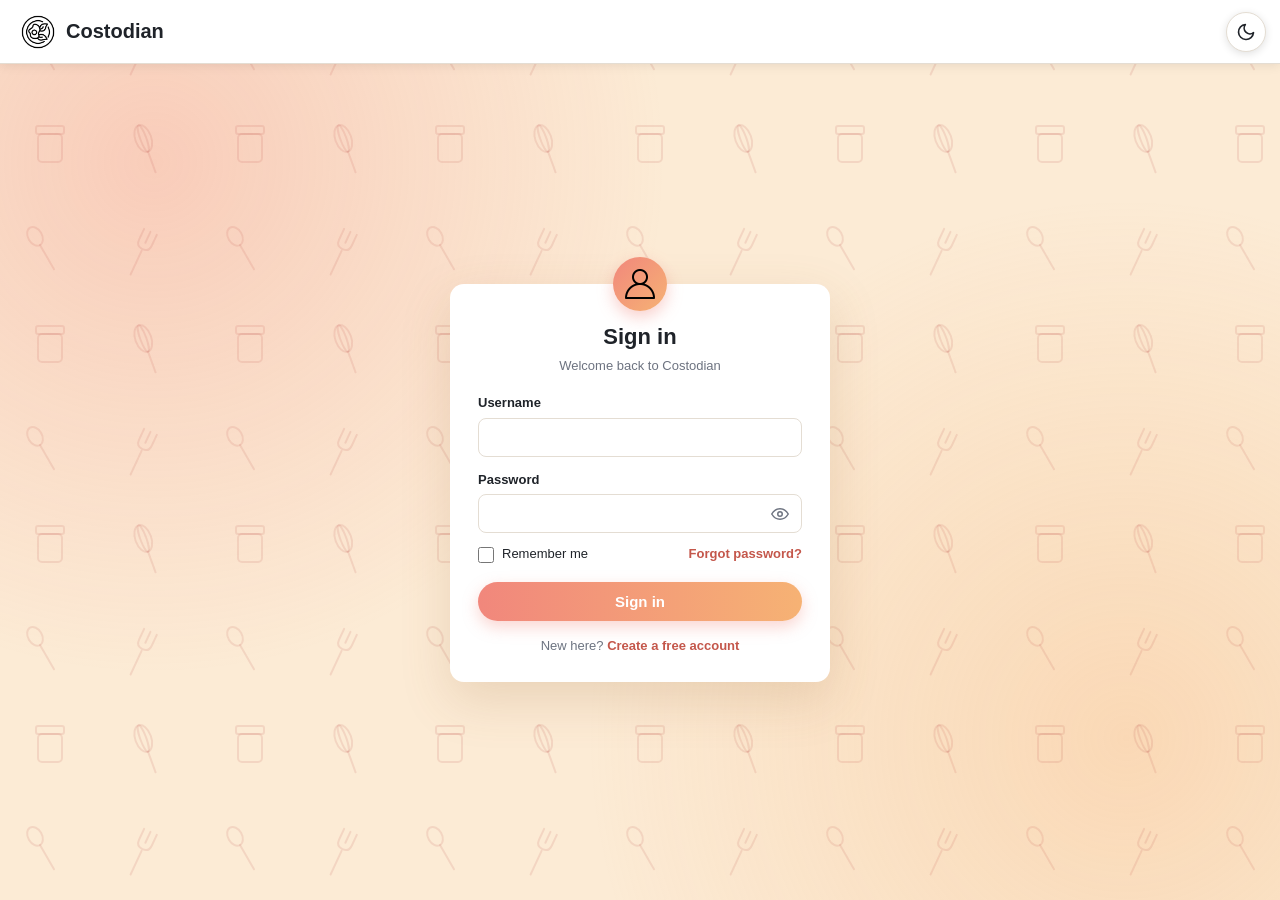
<file: frontend/src/pages/staff.html>
<!DOCTYPE html>
<html lang="en">
<head>
    <meta charset="UTF-8">
    <meta name="viewport" content="width=device-width, initial-scale=1.0">
    <title>Staff | Costodian</title>
    <script>if(/(?:^|&)app-embed=1(?:&|$)/.test(window.location.search.slice(1))){document.documentElement.classList.add('app-embedded');}</script>
    <script src="../assets/js/theme.js"></script>
    <script>
        // the panel was closed last time: keep it closed (this runs before the page is drawn)
        try{
            if(localStorage.getItem('costodian-sidebar') == 'closed'){
                document.documentElement.classList.add('sidebar-collapsed');
            }
        } catch(e){
            // private mode: the panel just starts open
        }
    </script>
    <link rel="stylesheet" href="../assets/css/variables.css">
    <link rel="stylesheet" href="../assets/css/base.css">
    <link rel="stylesheet" href="../assets/css/components.css">
    <link rel="stylesheet" href="../assets/css/sidebar.css">
    <link rel="stylesheet" href="../assets/css/dashboard.css">
    <link rel="stylesheet" href="../assets/css/app-navigation.css?v=2">
    <link rel="stylesheet" href="../assets/css/tables.css">
    <!-- recipes.css has the buttons, windows and form fields that this page shares -->
    <link rel="stylesheet" href="../assets/css/recipes.css">
    <link rel="stylesheet" href="../assets/css/staff.css">
<script>try{if(localStorage.getItem('costodian-can-manage-staff')=='1'){document.write('<style id="staff-link-early">#staff-link{display:flex !important}</style>');}}catch(e){}</script>
</head>
<body>

    <!-- the panel on the left -->
    <aside class="sidebar" id="sidebar" aria-label="Pages">
        <div class="side-head">
            <a class="side-brand" href="dashboard.html">
                <img src="../assets/images/logo.png" alt="Costodian logo">
                <span>Costodian</span>
            </a>
            <button type="button" class="side-close" id="side-close" aria-label="Close the menu">
                <svg viewBox="0 0 24 24" fill="none" stroke="currentColor" stroke-width="2" stroke-linecap="round" stroke-linejoin="round" aria-hidden="true"><path d="M11 17l-5-5 5-5M18 17l-5-5 5-5"/></svg>
            </button>
        </div>

        <nav class="side-nav">
            <a class="side-link" href="dashboard.html">
                <svg viewBox="0 0 24 24" fill="none" stroke="currentColor" stroke-width="2" stroke-linecap="round" stroke-linejoin="round" aria-hidden="true"><rect x="3" y="3" width="7" height="9" rx="1"/><rect x="14" y="3" width="7" height="5" rx="1"/><rect x="14" y="12" width="7" height="9" rx="1"/><rect x="3" y="16" width="7" height="5" rx="1"/></svg>
                Dashboard
            </a>
            <a class="side-link" href="recipes.html">
                <svg viewBox="0 0 24 24" fill="none" stroke="currentColor" stroke-width="2" stroke-linecap="round" stroke-linejoin="round" aria-hidden="true"><path d="M7 2v20M4 2v6a3 3 0 0 0 6 0V2"/><path d="M17 22V2c-3 2-4 5-4 9h4"/></svg>
                Recipes
            </a>
            <a class="side-link" href="inventory.html">
                <svg viewBox="0 0 24 24" fill="none" stroke="currentColor" stroke-width="2" stroke-linecap="round" stroke-linejoin="round" aria-hidden="true"><path d="M21 8l-9-5-9 5v8l9 5 9-5z"/><path d="M3 8l9 5 9-5M12 13v8"/></svg>
                Inventory
            </a>
            <a class="side-link" href="movements.html">
                <svg viewBox="0 0 24 24" fill="none" stroke="currentColor" stroke-width="2" stroke-linecap="round" stroke-linejoin="round" aria-hidden="true"><path d="M17 3l4 4-4 4M21 7H8M7 21l-4-4 4-4M3 17h13"/></svg>
                Movements
            </a>
            <a class="side-link" href="staff.html" id="staff-link" aria-current="page">
                <svg viewBox="0 0 24 24" fill="none" stroke="currentColor" stroke-width="2" stroke-linecap="round" stroke-linejoin="round" aria-hidden="true"><path d="M17 21v-2a4 4 0 0 0-4-4H5a4 4 0 0 0-4 4v2"/><circle cx="9" cy="7" r="4"/><path d="M23 21v-2a4 4 0 0 0-3-3.87M16 3.13a4 4 0 0 1 0 7.75"/></svg>
                Staff
            </a>
        </nav>

        <!-- the settings button at the bottom of the panel -->
        <div class="side-bottom">
            <div class="settings-menu" id="settings-menu">
                <button type="button" class="menu-item" id="theme-toggle" aria-label="Switch to dark mode">
                    <svg class="icon-moon" viewBox="0 0 24 24" fill="none" stroke="currentColor" stroke-width="2" stroke-linecap="round" stroke-linejoin="round" aria-hidden="true"><path d="M21 12.8A9 9 0 1 1 11.2 3a7 7 0 0 0 9.8 9.8z"/></svg>
                    <svg class="icon-sun" viewBox="0 0 24 24" fill="none" stroke="currentColor" stroke-width="2" stroke-linecap="round" stroke-linejoin="round" aria-hidden="true"><circle cx="12" cy="12" r="4"/><path d="M12 2v2M12 20v2M4.9 4.9l1.4 1.4M17.7 17.7l1.4 1.4M2 12h2M20 12h2M4.9 19.1l1.4-1.4M17.7 6.3l1.4-1.4"/></svg>
                    <span class="label-dark">Dark mode</span>
                    <span class="label-light">Light mode</span>
                </button>
                <button type="button" class="menu-item" id="logout-btn">
                    <svg viewBox="0 0 24 24" fill="none" stroke="currentColor" stroke-width="2" stroke-linecap="round" stroke-linejoin="round" aria-hidden="true"><path d="M9 21H5a2 2 0 0 1-2-2V5a2 2 0 0 1 2-2h4M16 17l5-5-5-5M21 12H9"/></svg>
                    Log out
                </button>
            </div>

            <button type="button" class="side-link" id="settings-btn" aria-haspopup="true" aria-expanded="false" aria-controls="settings-menu">
                <svg viewBox="0 0 24 24" fill="none" stroke="currentColor" stroke-width="2" stroke-linecap="round" stroke-linejoin="round" aria-hidden="true"><circle cx="12" cy="12" r="3"/><path d="M19.4 15a1.65 1.65 0 0 0 .33 1.82l.06.06a2 2 0 1 1-2.83 2.83l-.06-.06a1.65 1.65 0 0 0-1.82-.33 1.65 1.65 0 0 0-1 1.51V21a2 2 0 1 1-4 0v-.09A1.65 1.65 0 0 0 9 19.4a1.65 1.65 0 0 0-1.82.33l-.06.06a2 2 0 1 1-2.83-2.83l.06-.06a1.65 1.65 0 0 0 .33-1.82 1.65 1.65 0 0 0-1.51-1H3a2 2 0 1 1 0-4h.09A1.65 1.65 0 0 0 4.6 9a1.65 1.65 0 0 0-.33-1.82l-.06-.06a2 2 0 1 1 2.83-2.83l.06.06a1.65 1.65 0 0 0 1.82.33H9a1.65 1.65 0 0 0 1-1.51V3a2 2 0 1 1 4 0v.09a1.65 1.65 0 0 0 1 1.51 1.65 1.65 0 0 0 1.82-.33l.06-.06a2 2 0 1 1 2.83 2.83l-.06.06a1.65 1.65 0 0 0-.33 1.82V9a1.65 1.65 0 0 0 1.51 1H21a2 2 0 1 1 0 4h-.09a1.65 1.65 0 0 0-1.51 1z"/></svg>
                Settings
            </button>
        </div>
    </aside>

    <div class="scrim" id="scrim"></div>

    <div class="main">

        <header class="topbar">
            <button type="button" class="icon-btn menu-btn" id="menu-btn" aria-label="Open or close the menu">
                <svg viewBox="0 0 24 24" fill="none" stroke="currentColor" stroke-width="2" stroke-linecap="round" aria-hidden="true"><path d="M3 6h18M3 12h18M3 18h18"/></svg>
            </button>

            <div class="search">
                <svg viewBox="0 0 24 24" fill="none" stroke="currentColor" stroke-width="2" stroke-linecap="round" aria-hidden="true"><circle cx="11" cy="11" r="8"/><path d="M21 21l-4.3-4.3"/></svg>
                <input type="search" id="search" placeholder="Search staff..." aria-label="Search staff">
            </div>

            <div class="top-actions">
                <div class="notif">
                    <button type="button" class="icon-btn" id="bell-btn" aria-label="Items that need attention" aria-expanded="false" aria-controls="notif-menu">
                        <svg viewBox="0 0 24 24" fill="none" stroke="currentColor" stroke-width="2" stroke-linecap="round" stroke-linejoin="round" aria-hidden="true"><path d="M18 8a6 6 0 0 0-12 0c0 7-3 9-3 9h18s-3-2-3-9"/><path d="M13.7 21a2 2 0 0 1-3.4 0"/></svg>
                        <span class="notif-dot" id="notif-dot" hidden></span>
                    </button>
                    <div class="notif-menu" id="notif-menu">
                        <h2>Needs attention</h2>
                        <ul id="notif-list"></ul>
                    </div>
                </div>

                <div class="user">
                    <div class="avatar" id="avatar" aria-hidden="true">?</div>
                    <div class="user-text">
                        <strong id="user-name">Loading...</strong>
                        <small id="user-role"></small>
                    </div>
                </div>
            </div>
        </header>

        <main class="content">
            <div class="title-row">
                <div>
                    <h1 class="page-title">Staff</h1>
                </div>
                <div class="title-actions">
                    <button type="button" class="btn btn-fill" id="add-staff">+ Add Staff</button>
                </div>
            </div>

            <div id="page-message" class="alert" role="alert" hidden></div>
            <div id="staff-note" class="alert alert-error" role="status" hidden></div>

            <section class="stats staff-stats" aria-label="Summary">
                <div class="stat stat-1">
                    <p class="stat-label">Staff accounts</p>
                    <p class="stat-number" id="stat-total">-</p>
                    <p class="stat-unit">used</p>
                </div>
                <div class="stat stat-2">
                    <p class="stat-label">Active</p>
                    <p class="stat-number" id="stat-active">-</p>
                    <p class="stat-unit">can log in</p>
                </div>
                <div class="stat stat-3">
                    <p class="stat-label">Turned off</p>
                    <p class="stat-number" id="stat-off">-</p>
                    <p class="stat-unit">cannot log in</p>
                </div>
            </section>

            <section class="panel" aria-label="Your team">
                <h2>Your team</h2>
                <div class="table-wrap">
                    <table class="table staff-table">
                        <thead>
                            <tr>
                                <th>Staff</th>
                                <th>Login</th>
                                <th>Last login</th>
                                <th>Last activity</th>
                                <th><span class="visually-hidden">Actions</span></th>
                            </tr>
                        </thead>
                        <tbody id="staff-rows" aria-live="polite">
                            <tr><td class="empty" colspan="5">Loading...</td></tr>
                        </tbody>
                    </table>
                </div>
            </section>
        </main>
    </div>

    <!-- the window to add a staff member or change their name -->
    <dialog id="staff-dialog" class="dialog dialog-small" aria-labelledby="staff-title">
        <form id="staff-form" novalidate>
            <div class="dialog-head">
                <div>
                    <h2 id="staff-title">Add staff</h2>
                    <p class="hint" id="staff-hint"></p>
                </div>
                <button type="button" class="dialog-close" id="staff-cancel" aria-label="Close">&times;</button>
            </div>
            <div class="dialog-body">
                <div id="staff-error" class="alert alert-error" role="alert" hidden></div>
                <div class="form-grid">
                    <label class="field span-2">Full name
                        <input type="text" id="f-name" maxlength="100" placeholder="e.g. Joy Cruz" autocomplete="off">
                    </label>
                    <label class="field span-2">Username
                        <input type="text" id="f-username" maxlength="50" placeholder="e.g. joy" autocomplete="off" autocapitalize="none">
                    </label>
                    <label class="field span-2" id="password-field">Password
                        <input type="password" id="f-password" maxlength="72" placeholder="At least 8 characters" autocomplete="new-password">
                    </label>
                </div>
            </div>
            <div class="dialog-foot">
                <button type="button" class="btn btn-line" id="staff-cancel-2">Cancel</button>
                <button type="submit" class="btn btn-fill" id="staff-save">Add staff</button>
            </div>
        </form>
    </dialog>

    <!-- the window to set a new password -->
    <dialog id="pass-dialog" class="dialog dialog-small" aria-labelledby="pass-title">
        <form id="pass-form" novalidate>
            <div class="dialog-head">
                <div>
                    <h2 id="pass-title">New password</h2>
                    <p class="hint" id="pass-hint"></p>
                </div>
                <button type="button" class="dialog-close" id="pass-cancel" aria-label="Close">&times;</button>
            </div>
            <div class="dialog-body">
                <div id="pass-error" class="alert alert-error" role="alert" hidden></div>
                <div class="form-grid">
                    <label class="field span-2">New password
                        <input type="password" id="p-new" maxlength="72" placeholder="At least 8 characters" autocomplete="new-password">
                    </label>
                    <label class="field span-2">Type it again
                        <input type="password" id="p-confirm" maxlength="72" autocomplete="new-password">
                    </label>
                </div>
            </div>
            <div class="dialog-foot">
                <button type="button" class="btn btn-line" id="pass-cancel-2">Cancel</button>
                <button type="submit" class="btn btn-fill" id="pass-save">Save password</button>
            </div>
        </form>
    </dialog>

    <!-- "are you sure?" for turning off and deleting -->
    <dialog id="confirm-dialog" class="dialog dialog-small" aria-labelledby="confirm-title">
        <div class="dialog-head">
            <h2 id="confirm-title">Are you sure?</h2>
        </div>
        <div class="dialog-body">
            <div id="confirm-error" class="alert alert-error" role="alert" hidden></div>
            <p class="confirm-text" id="confirm-text"></p>
        </div>
        <div class="dialog-foot">
            <button type="button" class="btn btn-line" id="confirm-no">Cancel</button>
            <button type="button" class="btn btn-fill" id="confirm-yes">Yes</button>
        </div>
    </dialog>

    <!-- the window with what one person did -->
    <dialog id="activity-dialog" class="dialog" aria-labelledby="activity-title">
        <div class="dialog-head">
            <div>
                <h2 id="activity-title">Staff</h2>
                <div class="dialog-sub" id="activity-sub"></div>
            </div>
            <button type="button" class="dialog-close" id="activity-close" aria-label="Close">&times;</button>
        </div>
        <div class="dialog-body" id="activity-body"></div>
    </dialog>

    <script src="../api/client.js"></script>
    <script src="../api/auth.js"></script>
    <script src="../assets/js/staff-link.js"></script>
    <script src="../api/dashboard.js"></script>
    <script src="../api/staff.js"></script>
    <script src="../assets/js/shell.js"></script>
    <script src="../assets/js/staff-helpers.js"></script>
    <script src="../assets/js/staff-draw.js"></script>
    <script src="../assets/js/staff-forms.js"></script>
    <script src="../assets/js/staff-page.js"></script>
    <script src="../assets/js/settings-extras.js"></script>
    <script src="../assets/js/notif-center.js"></script>
    <script src="../assets/js/page-router.js"></script>
</body>
</html>
</file>
<file: frontend/src/assets/css/variables.css>
/* colors for light and dark mode: change the colors of the whole site here */

:root,
:root[data-theme="light"]{
    --bg: #fcebd5;
    --card: #ffffff;
    --text: #1f2329;
    --muted: #6d7380;
    --line: #e4ddd3;
    --input-bg: #ffffff;
    --accent-1: #f1877c;
    --accent-2: #f6b274;
    --accent-text: #c4574b;
    --ring: rgba(241, 135, 124, 0.35);
    --shadow: 0 18px 50px rgba(150, 100, 50, 0.18);
    --soft: #fff4ea;
    --error-bg: #fdecec;
    --error-text: #9b1c1c;
    --ok-bg: #e7f6ec;
    --ok-text: #1b6b3a;
}

:root[data-theme="dark"]{
    --bg: #1C1C1D;          /* page background */
    --card: #39393B;        /* cards, top panel, light sections */
    --text: #f2f2f3;
    --muted: #a1a1a6;
    --line: #505053;
    --input-bg: #1C1C1D;    /* inputs use the darker color */
    --accent-1: #f1877c;
    --accent-2: #f6b274;
    --accent-text: #f6b274;
    --ring: rgba(246, 178, 116, 0.35);
    --shadow: 0 18px 50px rgba(0, 0, 0, 0.5);
    --soft: #454548;
    --error-bg: #4a2a2e;
    --error-text: #ffb4b4;
    --ok-bg: #1f3d2c;
    --ok-text: #a6e3bd;
}
</file>
<file: frontend/src/assets/css/base.css>
/* basic page settings */

*{
    box-sizing: border-box;
}

body{
    margin: 0;
    font-family: "Segoe UI", Tahoma, Arial, sans-serif;
    color: var(--text);
    background: var(--bg);
    line-height: 1.45;
    transition: background 0.25s, color 0.25s;
}

@media (prefers-reduced-motion: reduce){
    *{
        transition: none !important;
    }
}

/* soft glowing background: coral and peach blobs */
:root{
    --glow-1: rgba(241, 135, 124, 0.30);
    --glow-2: rgba(246, 178, 116, 0.32);
}

:root[data-theme="dark"]{
    --glow-1: rgba(241, 135, 124, 0.16);
    --glow-2: rgba(246, 178, 116, 0.14);
}

body::before{
    content: "";
    position: fixed;
    inset: 0;
    z-index: -1;
    pointer-events: none;
    background:
        radial-gradient(circle at 12% 18%, var(--glow-1), transparent 38%),
        radial-gradient(circle at 88% 82%, var(--glow-2), transparent 40%);
}

/* on phones the blobs are a bit bigger so they still show on a narrow screen */
@media (max-width: 700px){
    body::before{
        background:
            radial-gradient(circle at 0% 8%, var(--glow-1), transparent 55%),
            radial-gradient(circle at 100% 92%, var(--glow-2), transparent 55%);
    }
}

/* faint food icons (spoon, fork, jar, whisk) */
body::after{
    content: "";
    position: fixed;
    inset: 0;
    z-index: -1;
    pointer-events: none;
    background-image: url("data:image/svg+xml,<svg xmlns='http://www.w3.org/2000/svg' width='200' height='200' viewBox='0 0 200 200' fill='none' stroke='%23c4574b' stroke-opacity='0.14' stroke-width='2' stroke-linecap='round' stroke-linejoin='round'><g transform='translate(40 45) rotate(-30)'><ellipse cx='0' cy='-10' rx='7' ry='10'/><path d='M0 0v28'/></g><g transform='translate(142 50) rotate(25)'><path d='M-7 -20v12q0 7 7 7t7 -7v-12M0 -20v12M0 1v26'/></g><g transform='translate(50 142)'><rect x='-12' y='-8' width='24' height='28' rx='4'/><rect x='-14' y='-16' width='28' height='8' rx='2'/></g><g transform='translate(146 146) rotate(-20)'><ellipse cx='0' cy='-8' rx='8' ry='14'/><ellipse cx='0' cy='-8' rx='3' ry='14'/><path d='M0 6v22'/></g></svg>");
    background-size: 200px 200px;
}

:root[data-theme="dark"] body::after{
    background-image: url("data:image/svg+xml,<svg xmlns='http://www.w3.org/2000/svg' width='200' height='200' viewBox='0 0 200 200' fill='none' stroke='%23f6b274' stroke-opacity='0.09' stroke-width='2' stroke-linecap='round' stroke-linejoin='round'><g transform='translate(40 45) rotate(-30)'><ellipse cx='0' cy='-10' rx='7' ry='10'/><path d='M0 0v28'/></g><g transform='translate(142 50) rotate(25)'><path d='M-7 -20v12q0 7 7 7t7 -7v-12M0 -20v12M0 1v26'/></g><g transform='translate(50 142)'><rect x='-12' y='-8' width='24' height='28' rx='4'/><rect x='-14' y='-16' width='28' height='8' rx='2'/></g><g transform='translate(146 146) rotate(-20)'><ellipse cx='0' cy='-8' rx='8' ry='14'/><ellipse cx='0' cy='-8' rx='3' ry='14'/><path d='M0 6v22'/></g></svg>");
}

:root[data-theme="dark"] .brand-logo,
:root[data-theme="dark"] .side-brand img{
    filter: brightness(0) invert(1) !important;
}

/* on phones the icons are a bit smaller */
@media (max-width: 700px){
    body::after{
        background-size: 150px 150px;
    }
}
</file>
<file: frontend/src/assets/css/layout.css>
/* ---------- page and card ---------- */

.auth-page{
    min-height: 100vh;
    display: flex;
    align-items: center;
    justify-content: center;
    padding: 110px 16px 44px;
}

.auth-card{
    position: relative;
    width: 100%;
    max-width: 380px;
    background: var(--card);
    border-radius: 14px;
    padding: 0 28px 26px;
    box-shadow: var(--shadow);
    transition: background 0.25s;
}

.auth-card.wide{
    max-width: 460px;
}

/* the round logo that sits on the top edge of the card */
.logo{
    display: flex;
    align-items: center;
    justify-content: center;
    width: 54px;
    height: 54px;
    margin: -27px auto 10px;
    border-radius: 50%;
    overflow: hidden;
    background: linear-gradient(135deg, var(--accent-1), var(--accent-2));
    box-shadow: 0 6px 16px rgba(241, 135, 124, 0.4);
}

.logo img{
    display: block;
    width: 60%;
    height: 60%;
    object-fit: contain;
}

.auth-card h1{
    margin: 0 0 4px;
    text-align: center;
    font-size: 22px;
}

.auth-card .tagline{
    margin: 0 0 18px;
    text-align: center;
    color: var(--muted);
    font-size: 13px;
}

@media (max-width: 420px){
    .auth-card{
        padding: 0 18px 22px;
    }
}
</file>
<file: frontend/src/assets/css/header.css>
/* top panel: logo and website name */

.site-header{
    position: fixed;
    top: 0;
    left: 0;
    right: 0;
    z-index: 5;
    display: flex;
    align-items: center;
    height: 64px;
    padding: 0 70px 0 20px;
    background: var(--card);
    border-bottom: 1px solid var(--line);
    box-shadow: 0 2px 10px rgba(0, 0, 0, 0.08);
    transition: background 0.25s;
}

.brand{
    display: flex;
    align-items: center;
    gap: 10px;
    color: var(--text);
    text-decoration: none;
}

.brand-logo{
    width: 36px;
    height: 36px;
    border-radius: 50%;
    object-fit: cover;
}

.brand-name{
    font-size: 20px;
    font-weight: 700;
}

/* light / dark switch (the round button) */

.theme-toggle{
    position: fixed;
    z-index: 10;
    top: 12px;
    right: 14px;
    width: 40px;
    height: 40px;
    display: flex;
    align-items: center;
    justify-content: center;
    border: 1px solid var(--line);
    border-radius: 50%;
    background: var(--card);
    color: var(--text);
    cursor: pointer;
    box-shadow: 0 2px 8px rgba(0, 0, 0, 0.12);
}

.theme-toggle svg{
    width: 20px;
    height: 20px;
}

/* show the sun in dark mode and the moon in light mode */
:root[data-theme="dark"] .icon-moon,
:root:not([data-theme="dark"]) .icon-sun{
    display: none;
}
</file>
<file: frontend/src/assets/css/forms.css>
/* ---------- forms ---------- */

label{
    display: block;
    font-size: 13px;
    font-weight: 600;
    margin-bottom: 5px;
}

.field{
    margin-bottom: 14px;
}

input[type="text"],
input[type="password"],
select{
    width: 100%;
    padding: 10px 12px;
    font-size: 15px;
    font-family: inherit;
    border: 1px solid var(--line);
    border-radius: 8px;
    background: var(--input-bg);
    color: var(--text);
}

input[type="text"]:focus,
input[type="password"]:focus,
select:focus{
    outline: 3px solid var(--ring);
    border-color: var(--accent-1);
}

/* password box with the eye button inside */
.password-wrap{
    position: relative;
}

.password-wrap input{
    padding-right: 42px;
}

.eye{
    position: absolute;
    top: 50%;
    right: 6px;
    transform: translateY(-50%);
    width: 32px;
    height: 32px;
    display: flex;
    align-items: center;
    justify-content: center;
    border: 0;
    background: transparent;
    color: var(--muted);
    cursor: pointer;
    border-radius: 6px;
}

.eye:hover{
    color: var(--text);
}

.eye svg{
    width: 18px;
    height: 18px;
}

.eye .icon-hide{
    display: none;
}

.eye.shown .icon-show{
    display: none;
}

.eye.shown .icon-hide{
    display: block;
}

.hint{
    display: block;
    margin-top: 4px;
    font-size: 12px;
    color: var(--muted);
}

/* ---------- personal or business choice ---------- */

.type-choice{
    border: 0;
    padding: 0;
    margin: 0 0 16px;
}

.type-choice legend{
    font-size: 13px;
    font-weight: 600;
    padding: 0;
    margin-bottom: 8px;
}

.type-options{
    display: grid;
    grid-template-columns: 1fr 1fr;
    gap: 10px;
}

.type-option{
    margin: 0;
    font-weight: 400;
    cursor: pointer;
    position: relative;
}

.type-option input{
    position: absolute;
    opacity: 0;
    width: 1px;
    height: 1px;
}

.type-box{
    display: block;
    height: 100%;
    padding: 12px;
    border: 2px solid var(--line);
    border-radius: 10px;
    background: var(--input-bg);
    transition: border-color 0.15s, background 0.15s;
}

.type-box strong{
    display: block;
    font-size: 14px;
}

.type-box small{
    display: block;
    margin-top: 2px;
    font-size: 12px;
    color: var(--muted);
}

.type-option:hover .type-box{
    border-color: var(--accent-2);
}

.type-option input:checked + .type-box{
    border-color: var(--accent-1);
    background: var(--soft);
}

.type-option input:focus-visible + .type-box{
    outline: 3px solid var(--ring);
    outline-offset: 2px;
}

/* remember me and forgot password on one row */
.row-options{
    display: flex;
    align-items: center;
    justify-content: space-between;
    gap: 12px;
    margin: -2px 0 14px;
}

.remember{
    display: flex;
    align-items: center;
    gap: 8px;
    margin: 0;
    font-size: 13px;
    font-weight: 400;
    cursor: pointer;
}

.remember input{
    width: 16px;
    height: 16px;
    margin: 0;
    accent-color: var(--accent-1);
    cursor: pointer;
}

.row-options a{
    color: var(--accent-text);
    font-size: 13px;
    font-weight: 600;
    text-decoration: none;
}

.row-options a:hover{
    text-decoration: underline;
}

@media (max-width: 420px){
    .type-options{
        grid-template-columns: 1fr;
    }
}
</file>
<file: frontend/src/assets/css/components.css>
/* ---------- buttons, links, messages ---------- */

button{
    font-family: inherit;
}

.btn-primary{
    width: 100%;
    padding: 11px;
    margin-top: 4px;
    font-size: 15px;
    font-weight: 700;
    color: #fff;
    background: linear-gradient(90deg, var(--accent-1), var(--accent-2));
    border: 0;
    border-radius: 999px;
    cursor: pointer;
    box-shadow: 0 6px 16px rgba(241, 135, 124, 0.35);
}

.btn-primary:hover{
    filter: brightness(1.05);
}

.btn-primary:focus-visible{
    outline: 3px solid var(--ring);
    outline-offset: 2px;
}

.btn-primary:disabled{
    opacity: 0.6;
    cursor: wait;
}

.btn-secondary{
    width: 100%;
    padding: 10px;
    margin-top: 10px;
    color: var(--text);
    background: transparent;
    border: 1px solid var(--line);
    border-radius: 999px;
    cursor: pointer;
}

.btn-secondary:hover{
    background: var(--soft);
}

.btn-secondary:focus-visible{
    outline: 3px solid var(--ring);
    outline-offset: 2px;
}

.alert{
    margin-bottom: 14px;
    padding: 10px 12px;
    border-radius: 8px;
    font-size: 14px;
}

.alert[hidden]{
    display: none;
}

.alert-error{
    background: var(--error-bg);
    color: var(--error-text);
}

.alert-ok{
    background: var(--ok-bg);
    color: var(--ok-text);
}

.links{
    margin: 16px 0 0;
    text-align: center;
    font-size: 13px;
    color: var(--muted);
}

.links a{
    color: var(--accent-text);
    font-weight: 600;
    text-decoration: none;
}

.links a:hover{
    text-decoration: underline;
}

.links p{
    margin: 6px 0 0;
}
</file>
<file: frontend/src/assets/css/landing.css>
/* landing page: home, about us, features, how it works, join us */
/* uses the colors from variables.css and the top panel from header.css */

html{
    scroll-behavior: smooth;
}

.section{
    padding: 72px 20px;
}

.section-alt{
    background: var(--card);
}

.container{
    max-width: 1040px;
    margin: 0 auto;
}

/* the links in the top panel */
.nav{
    margin-left: auto;
    display: flex;
    align-items: center;
    gap: 22px;
}

.nav a{
    color: var(--text);
    text-decoration: none;
    font-size: 15px;
    font-weight: 600;
}

.nav a:hover{
    color: var(--accent-text);
}

.nav .btn{
    padding: 8px 18px;
    font-size: 14px;
}

.nav .btn-fill{
    color: #fff;
}

.nav .btn-fill:hover{
    color: #fff;
}

.nav .btn-line,
.nav .btn-line:hover{
    color: var(--accent-text);
}

/* the menu button only shows on phones */
.menu-btn{
    display: none;
    margin-left: auto;
    width: 40px;
    height: 40px;
    align-items: center;
    justify-content: center;
    border: 1px solid var(--line);
    border-radius: 8px;
    background: transparent;
    color: var(--text);
    cursor: pointer;
}

.menu-btn svg{
    width: 22px;
    height: 22px;
}

/* ---------- buttons ---------- */

.btn{
    display: inline-block;
    padding: 12px 26px;
    border: 2px solid transparent;
    border-radius: 999px;
    font-size: 15px;
    font-weight: 700;
    text-decoration: none;
    cursor: pointer;
}

.btn-fill{
    color: #fff;
    background: linear-gradient(90deg, var(--accent-1), var(--accent-2));
    box-shadow: 0 6px 16px rgba(241, 135, 124, 0.35);
}

.btn-fill:hover{
    filter: brightness(1.05);
}

.btn-line{
    color: var(--accent-text);
    border-color: var(--accent-1);
    background: transparent;
}

.btn-line:hover{
    background: var(--soft);
}

.btn:focus-visible{
    outline: 3px solid var(--ring);
    outline-offset: 2px;
}

/* ---------- home (hero) ---------- */

.hero{
    position: relative;
    overflow: hidden;
    padding-top: 128px;
    padding-bottom: 80px;
}

/* soft glows behind the home section (they fade out, so there is no hard edge) */
.hero::before,
.hero::after{
    content: "";
    position: absolute;
    z-index: 0;
    border-radius: 50%;
    opacity: 0.55;
    pointer-events: none;
}

.hero::before{
    width: 520px;
    height: 520px;
    top: -120px;
    right: -120px;
    background: radial-gradient(circle, var(--accent-2) 0%, transparent 68%);
}

.hero::after{
    width: 460px;
    height: 460px;
    bottom: 0;
    left: -120px;
    background: radial-gradient(circle, var(--accent-1) 0%, transparent 68%);
}

.hero-grid{
    position: relative;
    z-index: 1;
    display: grid;
    grid-template-columns: 1.1fr 1fr;
    gap: 52px;
    align-items: center;
}

.eyebrow{
    display: inline-block;
    margin-bottom: 14px;
    padding: 5px 14px;
    border-radius: 999px;
    background: var(--soft);
    color: var(--accent-text);
    font-size: 13px;
    font-weight: 700;
}

.hero h1{
    margin: 0 0 14px;
    font-size: clamp(32px, 5.2vw, 52px);
    line-height: 1.1;
}

/* the colored words in the big title */
.mark{
    background: linear-gradient(90deg, var(--accent-1), var(--accent-2));
    -webkit-background-clip: text;
    background-clip: text;
    color: transparent;
}

.hero-text p{
    margin: 0 0 24px;
    max-width: 520px;
    font-size: 17px;
    color: var(--muted);
}

.hero-buttons{
    display: flex;
    flex-wrap: wrap;
    gap: 12px;
}

.hero-points{
    display: flex;
    flex-wrap: wrap;
    gap: 8px 20px;
    margin: 22px 0 0;
    padding: 0;
    list-style: none;
    font-size: 14px;
    color: var(--muted);
}

.hero-points li::before{
    content: "";
    display: inline-block;
    width: 8px;
    height: 8px;
    margin-right: 8px;
    border-radius: 50%;
    background: linear-gradient(135deg, var(--accent-1), var(--accent-2));
}

/* the sample costing card in the home section */
.hero-visual{
    position: relative;
    padding: 30px 0 34px;
}

.sample{
    padding: 24px;
    border-radius: 18px;
    background: var(--card);
    box-shadow: var(--shadow);
    border-top: 4px solid var(--accent-1);
}

.sample-top{
    display: flex;
    justify-content: space-between;
    align-items: flex-start;
    gap: 10px;
    margin-bottom: 10px;
}

.sample-label{
    margin: 0 0 4px;
    font-size: 12px;
    font-weight: 700;
    letter-spacing: 0.04em;
    text-transform: uppercase;
    color: var(--muted);
}

.sample h3{
    margin: 0;
    font-size: 21px;
}

.sample-row{
    display: flex;
    justify-content: space-between;
    gap: 12px;
    padding: 9px 0;
    border-bottom: 1px solid var(--line);
    font-size: 15px;
}

.sample-row span:first-child{
    color: var(--muted);
}

.sample-row:last-of-type{
    border-bottom: 0;
}

.sample-total{
    margin-top: 12px;
    padding: 12px 14px;
    border-radius: 10px;
    background: var(--soft);
    display: flex;
    justify-content: space-between;
    gap: 10px;
    font-weight: 700;
}

.sample-note{
    margin: 10px 0 0;
    font-size: 12px;
    color: var(--muted);
}

/* the small status chips that float over the sample card */
.float{
    position: absolute;
    display: flex;
    align-items: center;
    gap: 10px;
    padding: 10px 14px;
    border-radius: 12px;
    background: var(--card);
    border: 1px solid var(--line);
    box-shadow: var(--shadow);
    font-size: 13px;
}

.float strong{
    display: block;
}

.float span:not(.dot){
    color: var(--muted);
    font-size: 12px;
}

.float-a{
    top: 0;
    left: -26px;
}

.float-b{
    bottom: 0;
    right: -14px;
}

.dot{
    width: 10px;
    height: 10px;
    border-radius: 50%;
    flex: none;
}

.dot-warn{ background: var(--accent-1); }
.dot-ok{ background: #3fae6a; }

/* small tags: Costed, Low, In stock */
.tag{
    display: inline-block;
    padding: 3px 11px;
    border-radius: 999px;
    font-size: 12px;
    font-weight: 700;
    white-space: nowrap;
}

.tag-ok{
    background: var(--ok-bg);
    color: var(--ok-text);
}

.tag-warn{
    background: var(--soft);
    color: var(--accent-text);
    border: 1px solid var(--accent-1);
}

/* ---------- quick facts strip ---------- */

.strip{
    padding: 0 20px;
}

.strip-grid{
    display: grid;
    grid-template-columns: repeat(4, 1fr);
    gap: 0;
    padding: 20px 8px;
    border-radius: 16px;
    background: var(--card);
    box-shadow: 0 6px 24px rgba(0, 0, 0, 0.08);
}

.strip-grid div{
    padding: 6px 18px;
    border-right: 1px solid var(--line);
}

.strip-grid div:last-child{
    border-right: 0;
}

.strip-grid strong{
    display: block;
    font-size: 17px;
    color: var(--accent-text);
}

.strip-grid span{
    font-size: 13px;
    color: var(--muted);
}

/* ---------- section titles ---------- */

.section-title{
    margin: 0 0 8px;
    text-align: center;
    font-size: clamp(24px, 3.5vw, 34px);
}

.section-title::after{
    content: "";
    display: block;
    width: 56px;
    height: 4px;
    margin: 12px auto 0;
    border-radius: 4px;
    background: linear-gradient(90deg, var(--accent-1), var(--accent-2));
}

.section-intro{
    margin: 14px auto 36px;
    max-width: 620px;
    text-align: center;
    color: var(--muted);
}

/* ---------- about us ---------- */

.about-grid{
    display: grid;
    grid-template-columns: 1.2fr 1fr;
    gap: 40px;
    align-items: start;
}

.about-text p{
    margin: 0 0 14px;
    color: var(--muted);
}

.values{
    display: grid;
    grid-template-columns: repeat(3, 1fr);
    gap: 12px;
    margin-top: 22px;
}

.values div{
    padding: 14px;
    border-radius: 12px;
    background: var(--card);
    border: 1px solid var(--line);
}

.values strong{
    display: block;
    margin-bottom: 2px;
    color: var(--accent-text);
}

.values span{
    font-size: 13px;
    color: var(--muted);
}

.audience{
    display: grid;
    gap: 14px;
}

.audience div{
    padding: 20px;
    border-radius: 14px;
    background: var(--soft);
    border-left: 4px solid var(--accent-1);
}

.audience strong{
    display: block;
    margin-bottom: 4px;
}

.audience span{
    font-size: 14px;
    color: var(--muted);
}

/* ---------- features ---------- */

.features{
    display: grid;
    grid-template-columns: repeat(4, 1fr);
    gap: 18px;
}

.feature{
    padding: 22px;
    border-radius: 14px;
    background: var(--bg);
    border: 1px solid var(--line);
    transition: transform 0.2s, box-shadow 0.2s;
}

.feature:hover{
    transform: translateY(-4px);
    box-shadow: 0 10px 26px rgba(0, 0, 0, 0.12);
}

.feature .icon{
    width: 44px;
    height: 44px;
    margin-bottom: 12px;
    display: flex;
    align-items: center;
    justify-content: center;
    border-radius: 12px;
    background: linear-gradient(135deg, var(--accent-1), var(--accent-2));
    color: #fff;
}

.feature .icon svg{
    width: 22px;
    height: 22px;
}

.feature h3{
    margin: 0 0 6px;
    font-size: 16px;
}

.feature p{
    margin: 0;
    font-size: 14px;
    color: var(--muted);
}

/* ---------- a look inside ---------- */

.peek-grid{
    display: grid;
    grid-template-columns: repeat(3, 1fr);
    gap: 20px;
}

.peek{
    padding: 22px;
    border-radius: 16px;
    background: var(--card);
    box-shadow: 0 6px 24px rgba(0, 0, 0, 0.08);
    border-top: 4px solid var(--accent-1);
}

.peek h3{
    margin: 0 0 4px;
    font-size: 19px;
}

.peek > p{
    margin: 0 0 16px;
    font-size: 14px;
    color: var(--muted);
}

.peek-box{
    padding: 4px 14px;
    border-radius: 12px;
    background: var(--soft);
}

.peek-line{
    display: flex;
    justify-content: space-between;
    align-items: center;
    gap: 10px;
    padding: 11px 0;
    border-bottom: 1px solid var(--line);
    font-size: 14px;
}

.peek-line:last-child{
    border-bottom: 0;
}

.peek-line > span{
    color: var(--muted);
    font-size: 13px;
}

.peek-line .plus{ color: var(--ok-text); font-weight: 700; }
.peek-line .minus{ color: var(--accent-text); font-weight: 700; }

.peek-note{
    margin: 16px 0 0;
    text-align: center;
    font-size: 12px;
    color: var(--muted);
}

/* ---------- how it works ---------- */

.steps{
    position: relative;
    display: grid;
    grid-template-columns: repeat(4, 1fr);
    gap: 18px;
    margin: 0;
    padding: 0;
    list-style: none;
}

.steps li{
    padding: 22px 20px;
    border-radius: 14px;
    background: var(--bg);
    border: 1px solid var(--line);
}

.step-number{
    width: 36px;
    height: 36px;
    margin-bottom: 10px;
    display: flex;
    align-items: center;
    justify-content: center;
    border-radius: 50%;
    background: linear-gradient(135deg, var(--accent-1), var(--accent-2));
    color: #fff;
    font-weight: 700;
}

.steps h3{
    margin: 0 0 4px;
    font-size: 16px;
}

.steps p{
    margin: 0;
    font-size: 14px;
    color: var(--muted);
}

/* ---------- questions ---------- */

.faq-wrap{
    max-width: 720px;
}

.faq{
    margin-bottom: 10px;
    border-radius: 12px;
    background: var(--card);
    border: 1px solid var(--line);
}

.faq summary{
    padding: 15px 18px;
    font-weight: 700;
    cursor: pointer;
    list-style: none;
    display: flex;
    justify-content: space-between;
    align-items: center;
    gap: 12px;
}

.faq summary::-webkit-details-marker{
    display: none;
}

.faq summary::after{
    content: "+";
    font-size: 22px;
    line-height: 1;
    color: var(--accent-text);
}

.faq[open] summary::after{
    content: "\2212";
}

.faq p{
    margin: 0;
    padding: 0 18px 16px;
    font-size: 15px;
    color: var(--muted);
}

/* ---------- join us ---------- */

.section-tight{
    padding-top: 24px;
}

.cta{
    padding: 52px 24px;
    border-radius: 22px;
    text-align: center;
    background: linear-gradient(135deg, var(--accent-1), var(--accent-2));
    color: #3b1d14;
}

.cta h2{
    margin: 0 0 8px;
    font-size: clamp(24px, 3.5vw, 34px);
}

.cta p{
    margin: 0 auto 24px;
    max-width: 520px;
}

.cta-buttons{
    display: flex;
    justify-content: center;
    flex-wrap: wrap;
    gap: 12px;
}

.cta .btn-dark{
    color: #fff;
    background: #3b1d14;
}

.cta .btn-dark:hover{
    background: #2a140e;
}

.cta .btn-light{
    color: #3b1d14;
    border-color: #3b1d14;
}

.cta .btn-light:hover{
    background: rgba(255, 255, 255, 0.35);
}

/* ---------- footer ---------- */

.footer{
    padding: 40px 20px 22px;
    background: var(--card);
    border-top: 1px solid var(--line);
    font-size: 14px;
    color: var(--muted);
}

.footer-grid{
    display: grid;
    grid-template-columns: 2fr 1fr 1fr;
    gap: 30px;
}

.footer-brand{
    margin-bottom: 8px;
}

.footer p{
    margin: 0;
    max-width: 320px;
}

.footer h4{
    margin: 0 0 10px;
    font-size: 14px;
    color: var(--text);
}

.footer-grid a:not(.brand){
    display: block;
    padding: 3px 0;
    color: var(--muted);
    text-decoration: none;
}

.footer-grid a:not(.brand):hover{
    color: var(--accent-text);
}

.footer .copy{
    max-width: none;
    margin-top: 26px;
    padding-top: 16px;
    border-top: 1px solid var(--line);
    text-align: center;
    font-size: 13px;
}

/* the logo turns white in dark mode */
:root[data-theme="dark"] .brand-logo{
    filter: brightness(0) invert(1);
}

/* the sections stop under the fixed top panel when a menu link is clicked */
section[id]{
    scroll-margin-top: 64px;
}

/* cards fade in while scrolling (landing.html adds .fade, then .shown) */
.fade{
    opacity: 0;
    transform: translateY(14px);
    transition: opacity 0.5s, transform 0.5s;
}

.fade.shown{
    opacity: 1;
    transform: none;
}

@media (prefers-reduced-motion: reduce){
    html{ scroll-behavior: auto; }
    .fade{ opacity: 1; transform: none; transition: none; }
    .feature{ transition: none; }
}

/* ---------- smaller screens ---------- */

@media (max-width: 960px){
    .features{
        grid-template-columns: repeat(2, 1fr);
    }
}

@media (max-width: 860px){
    .hero-grid,
    .about-grid{
        grid-template-columns: 1fr;
    }
    .hero-visual{
        max-width: 460px;
    }
    .peek-grid{
        grid-template-columns: 1fr;
    }
    .steps{
        grid-template-columns: repeat(2, 1fr);
    }
    .strip-grid{
        grid-template-columns: repeat(2, 1fr);
        row-gap: 14px;
    }
    .strip-grid div:nth-child(2){
        border-right: 0;
    }
}

@media (max-width: 760px){
    .menu-btn{
        display: flex;
    }
    .nav{
        display: none;
        position: absolute;
        top: 64px;
        left: 0;
        right: 0;
        flex-direction: column;
        align-items: stretch;
        gap: 4px;
        padding: 12px 20px 16px;
        background: var(--card);
        border-bottom: 1px solid var(--line);
        box-shadow: 0 8px 14px rgba(0, 0, 0, 0.1);
    }
    .nav.open{
        display: flex;
    }
    .nav a{
        padding: 9px 4px;
    }
    .nav .btn{
        text-align: center;
    }
}

@media (max-width: 560px){
    .section{
        padding: 52px 16px;
    }
    .hero{
        padding-top: 100px;
    }
    .features,
    .steps,
    .values,
    .footer-grid{
        grid-template-columns: 1fr;
    }
    .float-a{
        left: -6px;
    }
    .float-b{
        right: -6px;
    }
    .strip{
        padding: 0 16px;
    }
}
</file>
<file: frontend/src/assets/css/sidebar.css>
/* the panel on the left: logo, page buttons and the settings button */

.sidebar{
    position: fixed;
    top: 0;
    left: 0;
    bottom: 0;
    z-index: 30;
    width: 240px;
    display: flex;
    flex-direction: column;
    padding: 0 14px 18px;
    background: var(--card);
    border-right: 1px solid var(--line);
    transition: transform 0.25s, background 0.25s, visibility 0s;
}

/* the top row of the panel: it is as tall as the top bar, so their bottom lines meet */
.side-head{
    display: flex;
    align-items: center;
    justify-content: space-between;
    height: 72px;
    margin: 0 -14px 14px;
    padding: 0 12px 0 22px;
    border-bottom: 1px solid var(--line);
}

.side-brand{
    display: flex;
    align-items: center;
    gap: 10px;
    color: var(--text);
    text-decoration: none;
}

/* the button that closes the panel */
.side-close{
    width: 36px;
    height: 36px;
    display: flex;
    align-items: center;
    justify-content: center;
    border: 0;
    border-radius: 8px;
    background: transparent;
    color: var(--muted);
    cursor: pointer;
}

.side-close svg{
    width: 20px;
    height: 20px;
}

.side-close:hover{
    background: var(--soft);
    color: var(--text);
}

.side-close:focus-visible{
    outline: 3px solid var(--ring);
    outline-offset: 1px;
}

.side-brand img{
    width: 36px;
    height: 36px;
    border-radius: 50%;
    object-fit: cover;
}

.side-brand span{
    font-size: 19px;
    font-weight: 700;
}

.side-nav{
    display: flex;
    flex-direction: column;
    gap: 4px;
}

.side-link{
    display: flex;
    align-items: center;
    gap: 12px;
    width: 100%;
    padding: 10px 12px;
    border: 0;
    border-radius: 10px;
    background: transparent;
    color: var(--muted);
    font-family: inherit;
    font-size: 15px;
    font-weight: 600;
    text-align: left;
    text-decoration: none;
    cursor: pointer;
}

.side-link[hidden]{
    display: none;
}

.side-link svg{
    width: 20px;
    height: 20px;
    flex: none;
}

.side-link:hover{
    background: var(--soft);
    color: var(--text);
}

.side-link[aria-current="page"]{
    background: var(--soft);
    color: var(--accent-text);
}

.side-link:focus-visible,
.menu-item:focus-visible{
    outline: 3px solid var(--ring);
    outline-offset: 1px;
}

/* the settings button sits at the bottom of the panel */
.side-bottom{
    position: relative;
    margin-top: auto;
    padding-top: 14px;
    border-top: 1px solid var(--line);
}

.settings-menu{
    position: absolute;
    left: 0;
    right: 0;
    bottom: calc(100% - 4px);
    display: none;
    padding: 6px;
    border: 1px solid var(--line);
    border-radius: 12px;
    background: var(--card);
    box-shadow: var(--shadow);
}

.settings-menu.open{
    display: block;
}

.menu-item{
    display: flex;
    align-items: center;
    gap: 10px;
    width: 100%;
    padding: 10px 12px;
    border: 0;
    border-radius: 8px;
    background: none;
    color: var(--text);
    font-family: inherit;
    font-size: 14px;
    font-weight: 600;
    text-align: left;
    cursor: pointer;
}

.menu-item:hover{
    background: var(--soft);
}

.menu-item svg{
    width: 18px;
    height: 18px;
    flex: none;
}

/* light mode shows "Dark mode" with a moon, dark mode shows "Light mode" with a sun */
:root[data-theme="dark"] .icon-moon,
:root[data-theme="dark"] .label-dark,
:root:not([data-theme="dark"]) .icon-sun,
:root:not([data-theme="dark"]) .label-light{
    display: none;
}

/* the dark layer behind the panel on a phone */
.scrim{
    position: fixed;
    inset: 0;
    z-index: 25;
    display: none;
    background: rgba(0, 0, 0, 0.45);
}

.scrim.open{
    display: block;
}

/* on a computer the panel can be closed: it slides out and the page uses the whole width */
@media (min-width: 861px){
    .sidebar-collapsed .sidebar{
        transform: translateX(-100%);
        visibility: hidden;
        transition: transform 0.25s, background 0.25s, visibility 0s 0.25s;
    }
}

/* on a phone the panel slides in over the page */
@media (max-width: 860px){
    .sidebar{
        transform: translateX(-100%);
        visibility: hidden;
        box-shadow: none;
        transition: transform 0.25s, background 0.25s, visibility 0s 0.25s;
    }
    .sidebar.open{
        transform: translateX(0);
        visibility: visible;
        box-shadow: 0 0 40px rgba(0, 0, 0, 0.35);
        transition: transform 0.25s, background 0.25s, visibility 0s;
    }
}
</file>
<file: frontend/src/assets/css/dashboard.css>
/* the dashboard page: top bar, title and the three number cards */

.main{
    margin-left: 240px;
    min-height: 100vh;
    padding-bottom: 40px;
    transition: margin-left 0.25s;
}

/* the panel is closed: the page takes the whole width */
@media (min-width: 861px){
    .sidebar-collapsed .main{
        margin-left: 0;
    }
}

/* the part under the top bar */
.content{
    padding: 24px 28px 0;
}

/* ---------- top bar ---------- */

/* the top bar goes all the way from the panel to the right edge */
.topbar{
    position: sticky;
    top: 0;
    z-index: 10;
    display: flex;
    align-items: center;
    gap: 14px;
    height: 72px;
    padding: 0 28px;
    border-bottom: 1px solid var(--line);
    background: color-mix(in srgb, var(--bg) 88%, transparent);
    backdrop-filter: blur(8px);
}

.icon-btn{
    width: 40px;
    height: 40px;
    flex: none;
    display: flex;
    align-items: center;
    justify-content: center;
    border: 1px solid var(--line);
    border-radius: 50%;
    background: var(--card);
    color: var(--text);
    cursor: pointer;
}

.icon-btn svg{
    width: 20px;
    height: 20px;
}

.icon-btn:focus-visible{
    outline: 3px solid var(--ring);
    outline-offset: 2px;
}

.search{
    position: relative;
    flex: 1;
    max-width: 520px;
}

.search svg{
    position: absolute;
    top: 50%;
    left: 13px;
    width: 18px;
    height: 18px;
    transform: translateY(-50%);
    color: var(--muted);
    pointer-events: none;
}

.search input{
    width: 100%;
    padding: 10px 14px 10px 40px;
    border: 1px solid var(--line);
    border-radius: 999px;
    background: var(--card);
    color: var(--text);
    font-family: inherit;
    font-size: 14px;
}

.search input:focus{
    outline: 3px solid var(--ring);
    border-color: var(--accent-1);
}

.top-actions{
    display: flex;
    align-items: center;
    gap: 12px;
    margin-left: auto;
}

/* the bell with its dot and the list that opens under it */
.notif{
    position: relative;
}

.notif-dot{
    position: absolute;
    top: 8px;
    right: 9px;
    width: 9px;
    height: 9px;
    border-radius: 50%;
    background: var(--accent-1);
    border: 2px solid var(--card);
}

.notif-dot[hidden]{
    display: none;
}

.notif-menu{
    position: absolute;
    top: calc(100% + 10px);
    right: 0;
    z-index: 20;
    display: none;
    width: 290px;
    max-height: 340px;
    overflow-y: auto;
    padding: 8px;
    border: 1px solid var(--line);
    border-radius: 12px;
    background: var(--card);
    box-shadow: var(--shadow);
}

.notif-menu.open{
    display: block;
}

.notif-menu h2{
    margin: 4px 8px 8px;
    font-size: 14px;
}

.notif-menu ul{
    margin: 0;
    padding: 0;
    list-style: none;
}

.notif-menu li{
    padding: 8px;
    border-radius: 8px;
    font-size: 14px;
}

.notif-menu li:hover{
    background: var(--soft);
}

.notif-menu li small{
    display: block;
    color: var(--muted);
}

.notif-empty{
    padding: 8px;
    color: var(--muted);
    font-size: 14px;
}

.user{
    display: flex;
    align-items: center;
    gap: 10px;
}

.avatar{
    width: 40px;
    height: 40px;
    display: flex;
    align-items: center;
    justify-content: center;
    border-radius: 50%;
    background: linear-gradient(135deg, var(--accent-1), var(--accent-2));
    color: #3b1d14;
    font-size: 14px;
    font-weight: 700;
}

.user-text{
    line-height: 1.2;
}

.user-text strong{
    display: block;
    font-size: 14px;
}

.user-text small{
    color: var(--muted);
    font-size: 12px;
    text-transform: capitalize;
}

/* ---------- title ---------- */

.page-title{
    margin: 6px 0 2px;
    font-size: 28px;
}

.page-sub{
    margin: 0 0 20px;
    color: #3f4551;
    font-size: 15px;
    font-weight: 450;
}

:root[data-theme="dark"] .page-sub{
    color: #d3dae6;
}

/* ---------- number cards ---------- */

.stats{
    display: grid;
    grid-template-columns: repeat(3, 1fr);
    gap: 18px;
    margin-bottom: 22px;
}

.stat{
    padding: 18px 20px;
    border-radius: 16px;
    color: #3b1d14;
    box-shadow: 0 10px 24px rgba(241, 135, 124, 0.25);
}

.stat-1{
    background: linear-gradient(135deg, var(--accent-1), var(--accent-2));
}

.stat-2{
    background: linear-gradient(315deg, var(--accent-1), var(--accent-2));
}

.stat-3{
    background: linear-gradient(90deg, var(--accent-2), var(--accent-1));
}

.stat-label{
    margin: 0;
    font-size: 15px;
    font-weight: 700;
}

.stat-number{
    margin: 6px 0 0;
    font-size: 40px;
    font-weight: 800;
    line-height: 1.1;
}

.stat-unit{
    margin: 0;
    font-size: 14px;
    font-weight: 600;
}

@media (max-width: 860px){
    .main{
        margin-left: 0;
    }
    .topbar{
        padding: 0 16px;
    }
    .content{
        padding: 20px 16px 0;
    }
}

@media (max-width: 700px){
    .user-text{
        display: none;
    }
        /* the three number cards sit side by side and are small on a phone */
    .stats{
        grid-template-columns: repeat(3, 1fr);
        gap: 8px;
        margin-bottom: 16px;
    }
    .stat{
        padding: 8px 10px;
        border-radius: 12px;
        box-shadow: 0 4px 10px rgba(241, 135, 124, 0.2);
    }
    .stat-label{
        font-size: 12px;
    }
    .stat-number{
        margin: 0;
        font-size: 22px;
    }
    .stat-unit{
        font-size: 11px;
    }
    .page-title{
        font-size: 24px;
    }
}
</file>
<file: frontend/src/assets/css/app-navigation.css>
.app-tabs[hidden]{
    display: none;
}

.app-tabs{
    width: 100%;
    height: calc(100vh - 72px);
    overflow: hidden;
}

.main.app-tabs-open{
    padding-bottom: 0;
}

.app-tabs iframe{
    display: none;
    width: 100%;
    height: 100%;
    border: 0;
    background: var(--bg);
}

.app-tabs iframe.active{
    display: block;
}

html.app-embedded .sidebar,
html.app-embedded .scrim,
html.app-embedded .main > .topbar{
    display: none !important;
}

html.app-embedded .main{
    min-height: 100vh;
    margin-left: 0 !important;
    padding-bottom: 0;
}
</file>
<file: frontend/src/assets/css/tables.css>
/* the "Recent Stock Changes List" card, its table and the colored status tags */

.panel{
    padding: 22px 24px;
    border-radius: 16px;
    background: var(--card);
    box-shadow: 0 6px 22px rgba(0, 0, 0, 0.07);
}

.panel h2{
    margin: 0 0 14px;
    font-size: 18px;
}

.table-wrap{
    overflow-x: auto;
}

.table{
    width: 100%;
    border-collapse: collapse;
    font-size: 14px;
}

.table th{
    padding: 8px 10px;
    border-bottom: 1px solid var(--line);
    color: var(--muted);
    font-size: 13px;
    font-weight: 600;
    text-align: left;
    white-space: nowrap;
}

.table td{
    padding: 12px 10px;
    border-bottom: 1px solid var(--line);
    vertical-align: middle;
}

.table tbody tr:last-child td{
    border-bottom: 0;
}

.table .item strong{
    display: block;
    font-weight: 600;
}

.table .item small{
    color: var(--muted);
}

.table .when{
    color: var(--muted);
    white-space: nowrap;
}

.table .empty{
    padding: 28px 10px;
    text-align: center;
    color: var(--muted);
}

/* status tags */
.tag{
    display: inline-block;
    min-width: 82px;
    padding: 4px 12px;
    border-radius: 999px;
    font-size: 12px;
    font-weight: 700;
    text-align: center;
    white-space: nowrap;
}

.tag-add{
    background: linear-gradient(90deg, var(--accent-1), var(--accent-2));
    color: #3b1d14;
}

.tag-out{
    border: 1.5px solid var(--accent-1);
    color: var(--accent-text);
}

.tag-waste{
    background: var(--error-bg);
    color: var(--error-text);
}

.tag-adjust{
    background: var(--soft);
    color: var(--muted);
}

@media (max-width: 700px){
    .panel{
        padding: 16px 14px;
    }
    .table th,
    .table td{
        padding-left: 6px;
        padding-right: 6px;
    }
    .tag{
        min-width: 0;
        padding: 3px 9px;
    }
    .table .when{
        white-space: normal;
    }
}
</file>
<file: frontend/src/assets/css/recipes.css>
/* the recipes page: title row, recipe cards, buttons and the two windows */

.visually-hidden{
    position: absolute;
    width: 1px;
    height: 1px;
    overflow: hidden;
    clip: rect(0 0 0 0);
    white-space: nowrap;
}

/* ---------- title row ---------- */

.title-row{
    display: flex;
    align-items: flex-end;
    justify-content: space-between;
    flex-wrap: wrap;
    gap: 14px;
    margin-bottom: 20px;
}

.title-row .page-sub{
    margin-bottom: 0;
}

.title-actions{
    display: flex;
    align-items: center;
    gap: 10px;
}

.select-filter{
    padding: 10px 12px;
    border: 1px solid var(--line);
    border-radius: 999px;
    background: var(--card);
    color: var(--text);
    font-family: inherit;
    font-size: 14px;
}

/* ---------- buttons ---------- */

.btn{
    display: inline-block;
    padding: 10px 20px;
    border: 2px solid transparent;
    border-radius: 999px;
    font-family: inherit;
    font-size: 14px;
    font-weight: 700;
    text-align: center;
    cursor: pointer;
}

.btn-sm{
    padding: 6px 16px;
    font-size: 13px;
}

.btn-fill{
    background: linear-gradient(90deg, var(--accent-1), var(--accent-2));
    color: #3b1d14;
    box-shadow: 0 4px 12px rgba(241, 135, 124, 0.3);
}

.btn-fill:hover{
    filter: brightness(1.05);
}

.btn-line{
    border-color: var(--accent-1);
    background: transparent;
    color: var(--accent-text);
}

.btn-line:hover{
    background: var(--soft);
}

.btn-danger{
    border-color: var(--error-text);
    background: transparent;
    color: var(--error-text);
}

.btn-danger:hover{
    background: var(--error-bg);
}

.btn:focus-visible{
    outline: 3px solid var(--ring);
    outline-offset: 2px;
}

.btn:disabled{
    opacity: 0.6;
    cursor: wait;
}

/* ---------- recipe cards ---------- */

.cards{
    display: grid;
    grid-template-columns: repeat(auto-fill, minmax(230px, 1fr));
    gap: 20px;
}

.card{
    display: flex;
    flex-direction: column;
    overflow: hidden;
    border-top: 4px solid var(--accent-1);
    border-radius: 16px;
    background: var(--card);
    box-shadow: 0 6px 20px rgba(0, 0, 0, 0.08);
}

.card-body{
    display: flex;
    flex: 1;
    flex-direction: column;
    padding: 14px 16px 16px;
}

.card-top{
    display: flex;
    align-items: flex-start;
    justify-content: space-between;
    gap: 10px;
}

.card-name{
    margin: 0;
    font-size: 16px;
    line-height: 1.25;
    overflow-wrap: anywhere;
}

.cost-badge{
    flex: none;
    padding: 3px 10px;
    border-radius: 999px;
    background: var(--soft);
    color: var(--accent-text);
    font-size: 13px;
    font-weight: 700;
    white-space: nowrap;
}

.card-label{
    margin: 4px 0 0;
    color: var(--muted);
    font-size: 12px;
}

.card-sub{
    margin: 2px 0 10px;
    color: var(--muted);
    font-size: 12px;
}

.card-tags{
    display: flex;
    flex-wrap: wrap;
    gap: 6px;
    margin-bottom: 12px;
}

.chip{
    display: inline-block;
    padding: 3px 10px;
    border-radius: 6px;
    background: var(--soft);
    color: var(--text);
    font-size: 12px;
    font-weight: 600;
}

.chip-ok{
    background: transparent;
    color: var(--muted);
    padding-left: 0;
}

.chip-short{
    background: var(--error-bg);
    color: var(--error-text);
}

.card-actions{
    display: flex;
    gap: 8px;
    margin-top: auto;
}

.card-actions .btn{
    flex: 1;
}

.empty-state{
    grid-column: 1 / -1;
    display: flex;
    flex-direction: column;
    align-items: center;
    gap: 4px;
    padding: 48px 16px;
    border-radius: 16px;
    background: var(--card);
    color: var(--muted);
    text-align: center;
}

.empty-state strong{
    color: var(--text);
    font-size: 17px;
}

/* ---------- the windows ---------- */

.dialog{
    width: min(720px, calc(100vw - 24px));
    max-height: calc(100vh - 32px);
    padding: 0;
    border: 0;
    border-radius: 18px;
    background: var(--card);
    color: var(--text);
    box-shadow: var(--shadow);
}

.dialog[open]{
    display: flex;
    flex-direction: column;
}

.dialog::backdrop{
    background: rgba(0, 0, 0, 0.5);
}

/* the form is inside the window, so it has to fill it for the middle part to scroll */
.dialog form{
    display: flex;
    flex: 1;
    flex-direction: column;
    min-height: 0;
}

.dialog-head{
    display: flex;
    align-items: flex-start;
    justify-content: space-between;
    gap: 12px;
    padding: 18px 22px 14px;
    border-bottom: 1px solid var(--line);
}

.dialog-head h2{
    margin: 0;
    font-size: 20px;
}

.dialog-sub{
    display: flex;
    gap: 6px;
    margin-top: 6px;
}

.dialog-close{
    flex: none;
    width: 34px;
    height: 34px;
    border: 0;
    border-radius: 8px;
    background: transparent;
    color: var(--muted);
    font-size: 24px;
    line-height: 1;
    cursor: pointer;
}

.dialog-close:hover{
    background: var(--soft);
    color: var(--text);
}

.dialog-body{
    flex: 1;
    min-height: 0;
    overflow-y: auto;
    padding: 18px 22px;
}

.dialog-foot,
.dialog-actions{
    display: flex;
    align-items: center;
    justify-content: flex-end;
    flex-wrap: wrap;
    gap: 10px;
}

.dialog-foot{
    padding: 14px 22px;
    border-top: 1px solid var(--line);
}

.dialog-actions{
    margin-top: 22px;
    padding-top: 16px;
    border-top: 1px solid var(--line);
}

.dialog-actions .btn-danger:first-child{
    margin-right: auto;
}

.confirm-text{
    margin-right: auto;
    font-size: 14px;
    font-weight: 600;
}

/* ---------- inside the view window ---------- */

.stat-boxes{
    display: grid;
    grid-template-columns: repeat(4, 1fr);
    gap: 10px;
    margin-bottom: 8px;
}

.stat-box{
    padding: 10px 12px;
    border-radius: 12px;
    background: var(--soft);
}

.stat-box.strong{
    background: linear-gradient(135deg, var(--accent-1), var(--accent-2));
    color: #3b1d14;
}

.stat-box-label{
    display: block;
    font-size: 12px;
    font-weight: 600;
    opacity: 0.8;
}

.stat-box-value{
    display: block;
    margin-top: 2px;
    font-size: 18px;
    font-weight: 800;
}

.section-title{
    margin: 20px 0 8px;
    font-size: 15px;
}

.table-wrap{
    overflow-x: auto;
}

.mini-table{
    width: 100%;
    border-collapse: collapse;
    font-size: 14px;
}

.mini-table th{
    padding: 6px 8px;
    border-bottom: 1px solid var(--line);
    color: var(--muted);
    font-size: 12px;
    font-weight: 600;
    text-align: left;
    white-space: nowrap;
}

.mini-table td{
    padding: 8px;
    border-bottom: 1px solid var(--line);
}

.mini-table tbody tr:last-child td{
    border-bottom: 0;
}

.cost-rows{
    display: grid;
    gap: 2px;
}

.cost-row{
    display: flex;
    justify-content: space-between;
    gap: 12px;
    padding: 6px 0;
    border-bottom: 1px solid var(--line);
    font-size: 14px;
}

.cost-row:last-child{
    border-bottom: 0;
    font-weight: 700;
}

.inline-form{
    display: flex;
    align-items: flex-end;
    gap: 10px;
}

.inline-form label{
    flex: 1;
    max-width: 260px;
    margin: 0;
    font-size: 13px;
    font-weight: 600;
}

.inline-form input{
    display: block;
    width: 100%;
    margin-top: 4px;
}

.result-line{
    margin: 8px 0 0;
    color: var(--muted);
    font-size: 14px;
}

.notes-text{
    margin: 0;
    color: var(--muted);
    font-size: 14px;
    white-space: pre-wrap;
    overflow-wrap: anywhere;
}

/* ---------- inside the add / edit window ---------- */

.form-grid{
    display: grid;
    grid-template-columns: 1fr 1fr;
    gap: 12px 14px;
}

.span-2{
    grid-column: 1 / -1;
}

.field{
    display: block;
    margin: 0;
    font-size: 13px;
    font-weight: 600;
}

.dialog input[type="text"],
.dialog input[type="date"],
.dialog select,
.dialog textarea{
    display: block;
    width: 100%;
    margin-top: 4px;
    padding: 9px 11px;
    border: 1px solid var(--line);
    border-radius: 8px;
    background: var(--input-bg);
    color: var(--text);
    font-family: inherit;
    font-size: 14px;
    font-weight: 400;
}

.dialog textarea{
    resize: vertical;
}

.dialog input:focus,
.dialog select:focus,
.dialog textarea:focus{
    outline: 3px solid var(--ring);
    border-color: var(--accent-1);
}

.hint{
    margin: 4px 0 10px;
    color: var(--muted);
    font-size: 12px;
}

.ing-row{
    margin-bottom: 10px;
    padding: 12px;
    border: 1px solid var(--line);
    border-radius: 12px;
}

.ing-main{
    display: grid;
    grid-template-columns: 2fr 1fr 1fr auto;
    align-items: end;
    gap: 10px;
}

.ing-remove{
    width: 34px;
    height: 34px;
    margin-bottom: 1px;
    border: 0;
    border-radius: 8px;
    background: transparent;
    color: var(--muted);
    font-size: 22px;
    line-height: 1;
    cursor: pointer;
}

.ing-remove:hover{
    background: var(--error-bg);
    color: var(--error-text);
}

.ing-hint{
    margin: 6px 0 0;
    color: var(--muted);
    font-size: 12px;
}

.hint-warn{
    padding: 8px 12px;
    border-radius: 8px;
    background: var(--error-bg);
    color: var(--error-text);
}

.hint-warn a{
    color: inherit;
    font-weight: 700;
}

.ing-hint:empty{
    display: none;
}

.ing-more{
    margin-top: 8px;
}

.ing-more summary{
    color: var(--accent-text);
    font-size: 13px;
    font-weight: 600;
    cursor: pointer;
}

.ing-buy{
    display: grid;
    grid-template-columns: repeat(3, 1fr);
    gap: 10px;
    margin-top: 10px;
}

.notes-field{
    margin-top: 16px;
}

#add-ingredient{
    margin-top: 2px;
}

/* no picture area on the recipe cards */
.card-img{
    display: none;
}

/* ---------- phones ---------- */

@media (max-width: 700px){
    .title-row{
        align-items: stretch;
    }
    .title-actions{
        width: 100%;
    }
    .select-filter{
        flex: 1;
        min-width: 0;
    }
    .cards{
        grid-template-columns: repeat(auto-fill, minmax(160px, 1fr));
        gap: 12px;
    }
    .card-body{
        padding: 10px 12px 12px;
    }
    .card-top{
        flex-direction: column;
        gap: 4px;
    }
    .dialog{
        width: calc(100vw - 16px);
        max-height: calc(100vh - 16px);
    }
    .dialog-head,
    .dialog-body,
    .dialog-foot{
        padding-left: 16px;
        padding-right: 16px;
    }
    .stat-boxes{
        grid-template-columns: 1fr 1fr;
    }
    .form-grid{
        grid-template-columns: 1fr;
    }
    .ing-main{
        grid-template-columns: 1fr 1fr auto;
    }
    .ing-main .f-name{
        grid-column: 1 / -1;
        order: -1;
    }
    .ing-buy{
        grid-template-columns: 1fr 1fr;
    }
}
</file>
<file: frontend/src/assets/css/inventory.css>
/* the inventory page: four number cards, the table and a few small pieces.
   the buttons, windows and form fields come from recipes.css */

.stats-4{
    grid-template-columns: repeat(4, 1fr);
}

.stat-4{
    background: linear-gradient(225deg, var(--accent-2), var(--accent-1));
}

.stat-money{
    font-size: 30px;
}

.inv-table .row-actions{
    text-align: right;
    white-space: nowrap;
}

.inv-table .row-actions .btn{
    margin-left: 6px;
}

.tag-stack{
    display: flex;
    flex-direction: column;
    align-items: flex-start;
    gap: 4px;
}

.dialog-small{
    width: min(480px, calc(100vw - 24px));
}

.dialog-head .hint{
    margin: 4px 0 0;
}

/* the amount and its unit side by side */
.amount-row{
    display: grid;
    grid-template-columns: 1fr 110px;
    gap: 10px;
}

.save-row{
    display: flex;
    justify-content: flex-end;
    margin-top: 10px;
}

.detail-actions{
    display: flex;
    flex-wrap: wrap;
    gap: 8px;
}

.dialog-sub .tag{
    min-width: 0;
    padding: 3px 10px;
}

.mini-table .tag{
    min-width: 0;
    padding: 2px 10px;
}

.mini-table .when{
    color: var(--muted);
    white-space: nowrap;
}

#restock-fields[hidden]{
    display: none;
}

/* a row can be tapped to open its details */
.inv-row{
    cursor: pointer;
}

.inv-row:hover td{
    background: var(--soft);
}

.inv-row:focus-visible{
    outline: 3px solid var(--ring);
    outline-offset: -3px;
}

@media (max-width: 1100px){
    .stats-4{
        grid-template-columns: repeat(2, 1fr);
    }
}

/* on a phone every ingredient becomes a short row instead of a table row */
@media (max-width: 700px){
    /* the two filters side by side, the Add button under them */
    .title-actions{
        flex-wrap: wrap;
    }
    .title-actions .select-filter{
        flex: 1 1 40%;
    }
    .title-actions .btn{
        flex: 1 1 100%;
    }

    /* the four number cards: small, two in a row */
    .stats-4{
        grid-template-columns: 1fr 1fr;
        gap: 8px;
        margin-bottom: 14px;
    }
    .stats-4 .stat{
        display: block;
        padding: 8px 12px;
        border-radius: 12px;
        box-shadow: 0 4px 10px rgba(241, 135, 124, 0.2);
    }
    .stats-4 .stat-label{
        font-size: 12px;
    }
    .stats-4 .stat-number{
        margin: 2px 0 0;
        font-size: 22px;
    }
    .stats-4 .stat-money{
        font-size: 18px;
    }
    .stats-4 .stat-unit{
        font-size: 11px;
    }

    /* only the important things show in the list: name, how much is left, status and expiry.
       tap a row to open the details (restock, use, waste, history) */
    .inv-table thead{
        position: absolute;
        width: 1px;
        height: 1px;
        overflow: hidden;
        clip: rect(0 0 0 0);
    }
    .inv-table,
    .inv-table tbody{
        display: block;
    }
    .inv-table tr.inv-row{
        display: grid;
        grid-template-columns: 1fr auto;
        align-items: center;
        gap: 6px 12px;
        padding: 12px 14px;
        border-bottom: 1px solid var(--line);
    }
    .inv-table tr.inv-row:last-child{
        border-bottom: 0;
    }
    .inv-table td{
        display: block;
        padding: 0;
        border: 0;
    }
    .inv-table td.item{
        grid-column: 1;
        grid-row: 1;
        text-align: left;
    }
    .inv-table td.item small{
        display: block;
        margin-top: 2px;
        color: var(--muted);
        font-size: 12px;
    }
    .inv-table td.stock{
        grid-column: 2;
        grid-row: 1;
        font-size: 15px;
        font-weight: 700;
        text-align: right;
    }
    .inv-table td.state{
        grid-column: 1;
        grid-row: 2;
    }
    .inv-table td.when{
        grid-column: 2;
        grid-row: 2;
        color: var(--muted);
        font-size: 12px;
        text-align: right;
    }
    .inv-table td.no-expiry,
    .inv-table td.extra,
    .inv-table td.row-actions{
        display: none;
    }
    .inv-table .tag-stack{
        flex-direction: row;
        flex-wrap: wrap;
        align-items: center;
    }
    .inv-table td.empty{
        text-align: center;
    }
    .inv-table tr:has(td.empty){
        display: block;
        padding: 16px;
    }
    .amount-row{
        grid-template-columns: 1fr 90px;
    }
}
</file>
<file: frontend/src/assets/css/inventory-waste.css>
/* the "Record waste" button in the table rows is only for a computer screen, not for a phone */
#stock-waste-all[hidden]{
    display: none;
}

@media (max-width: 700px){
    .row-waste{
        display: none;
    }
}
</file>
<file: frontend/src/assets/css/movements.css>
/* the movements page: filter bar, the table and the page buttons */

.movement-layout{
    display: flex;
    flex-direction: column;
    height: 100vh;
    min-height: 0;
    overflow: hidden;
    padding-bottom: 0;
}

.movement-layout > .topbar{
    flex: none;
}

.movement-layout > .content{
    display: flex;
    flex: 1;
    flex-direction: column;
    min-height: 0;
    overflow: hidden;
    padding-bottom: 24px;
}

.movement-layout .title-row,
.movement-layout .filters,
.movement-layout #page-message,
.movement-layout .pager-row{
    flex: none;
}

.movement-layout > .content > .panel{
    display: flex;
    flex: 1;
    flex-direction: column;
    min-height: 0;
    overflow: hidden;
}

.movement-layout .table-wrap{
    flex: 1;
    min-height: 0;
    overflow: auto;
}

.visually-hidden{
    position: absolute;
    width: 1px;
    height: 1px;
    overflow: hidden;
    clip: rect(0 0 0 0);
    white-space: nowrap;
}

.title-row{
    margin-bottom: 20px;
}

.title-row .page-sub{
    margin-bottom: 0;
}

/* ---------- filters ---------- */

.filters{
    display: flex;
    flex-wrap: wrap;
    align-items: flex-end;
    gap: 14px;
    margin-bottom: 20px;
    padding: 16px 20px;
    border-radius: 16px;
    background: var(--card);
    box-shadow: 0 6px 20px rgba(0, 0, 0, 0.06);
}

.filter{
    display: flex;
    flex-direction: column;
    gap: 6px;
    min-width: 150px;
    color: var(--muted);
    font-size: 12px;
    font-weight: 700;
}

.filter input,
.filter select{
    padding: 9px 11px;
    border: 1px solid var(--line);
    border-radius: 8px;
    background: var(--input-bg);
    color: var(--text);
    font-family: inherit;
    font-size: 14px;
    font-weight: 400;
}

.filter input:focus,
.filter select:focus{
    outline: 3px solid var(--ring);
    border-color: var(--accent-1);
}

/* the date range: one rounded box with a calendar icon and the two dates */

.filter-label{
    color: var(--muted);
    font-size: 12px;
    font-weight: 700;
}

.range-box{
    display: flex;
    align-items: center;
    gap: 8px;
    padding: 0 12px;
    border: 1px solid var(--line);
    border-radius: 999px;
    background: var(--input-bg);
    color: var(--muted);
}

.range-box:focus-within{
    outline: 3px solid var(--ring);
    border-color: var(--accent-1);
}

.range-icon{
    flex: none;
    color: var(--accent-text);
}

.range-box input[type="date"]{
    min-width: 0;
    padding: 9px 2px;
    border: 0;
    border-radius: 0;
    background: transparent;
    color: var(--text);
    font-size: 14px;
}

.range-box input[type="date"]:focus{
    outline: none;
}

.range-dash{
    color: var(--muted);
    font-size: 13px;
}

/* the calendar pop-up and its small icon follow the light or dark theme */
:root[data-theme="light"] input[type="date"]{
    color-scheme: light;
}

:root[data-theme="dark"] input[type="date"]{
    color-scheme: dark;
}

/* quick choices under the dates */
.presets{
    display: flex;
    flex-wrap: wrap;
    gap: 6px;
}

.preset{
    padding: 3px 10px;
    border: 1px solid var(--line);
    border-radius: 999px;
    background: transparent;
    color: var(--muted);
    font-family: inherit;
    font-size: 12px;
    font-weight: 600;
    cursor: pointer;
}

.preset:hover{
    border-color: var(--accent-1);
    background: var(--soft);
    color: var(--accent-text);
}

.clear-btn{
    margin-left: auto;
    padding: 9px 16px;
    border: 0;
    border-radius: 8px;
    background: transparent;
    color: var(--accent-text);
    font-family: inherit;
    font-size: 13px;
    font-weight: 700;
    cursor: pointer;
}

.clear-btn:hover{
    background: var(--soft);
}

/* ---------- table ---------- */

.mov-table .when{
    color: var(--muted);
    white-space: nowrap;
}

.mov-table .item-name{
    font-weight: 700;
}

.mov-table .qty{
    font-weight: 700;
    white-space: nowrap;
}

.mov-table .qty-stock_in{
    color: var(--ok-text, #2e7d4f);
}

.mov-table .qty-stock_out,
.mov-table .qty-waste{
    color: var(--error-text);
}

/* the date: long on a computer, short on a phone */
.d-short{
    display: none;
}

.mov-row{
    cursor: pointer;
}

.mov-row:hover td{
    background: var(--soft);
}

.mov-row:focus-visible{
    outline: 3px solid var(--ring);
    outline-offset: -3px;
}

/* ---------- the small panel with the details ---------- */

.sheet{
    width: min(420px, calc(100vw - 24px));
    padding: 20px 22px 22px;
    border: 0;
    border-radius: 18px;
    background: var(--card);
    color: var(--text);
    box-shadow: var(--shadow);
}

.sheet::backdrop{
    background: rgba(0, 0, 0, 0.5);
}

.sheet-head{
    display: flex;
    align-items: flex-start;
    justify-content: space-between;
    gap: 12px;
}

.sheet-head h2{
    margin: 0 0 8px;
    font-size: 20px;
}

.sheet-close{
    flex: none;
    width: 34px;
    height: 34px;
    border: 0;
    border-radius: 8px;
    background: transparent;
    color: var(--muted);
    font-size: 24px;
    line-height: 1;
    cursor: pointer;
}

.sheet-close:hover{
    background: var(--soft);
    color: var(--text);
}

.sheet-qty{
    margin: 14px 0 12px;
    font-size: 30px;
    font-weight: 800;
}

.sheet-qty.qty-stock_in{
    color: var(--ok-text, #2e7d4f);
}

.sheet-qty.qty-stock_out,
.sheet-qty.qty-waste{
    color: var(--error-text);
}

.sheet-list{
    margin: 0;
}

.sheet-row{
    display: flex;
    justify-content: space-between;
    gap: 16px;
    padding: 10px 0;
    border-top: 1px solid var(--line);
    font-size: 14px;
}

.sheet-row dt{
    flex: none;
    color: var(--muted);
}

.sheet-row dd{
    margin: 0;
    text-align: right;
    overflow-wrap: anywhere;
}

@media (max-width: 700px){
    /* on a phone the panel slides up from the bottom */
    .sheet{
        width: 100%;
        max-width: none;
        margin: auto 0 0;
        border-radius: 18px 18px 0 0;
    }
}

/* ---------- page buttons ---------- */

.pager-row{
    display: flex;
    align-items: center;
    justify-content: space-between;
    flex-wrap: wrap;
    gap: 10px;
    margin-top: 14px;
}

.count-text{
    margin: 0;
    color: var(--muted);
    font-size: 13px;
}

.pager{
    display: flex;
    gap: 6px;
}

.page-btn{
    min-width: 34px;
    height: 34px;
    padding: 0 8px;
    border: 1px solid var(--line);
    border-radius: 8px;
    background: var(--card);
    color: var(--text);
    font-family: inherit;
    font-size: 14px;
    cursor: pointer;
}

.page-btn:hover:not(:disabled){
    background: var(--soft);
}

.page-btn:disabled{
    opacity: 0.4;
    cursor: default;
}

.page-btn-on{
    border-color: var(--accent-1);
    color: var(--accent-text);
    font-weight: 700;
}

@media (max-width: 700px){
    .filters{
        padding: 14px;
    }
    .filter{
        flex: 1 1 100%;
    }
    .range-box input[type="date"]{
        flex: 1;
    }
    .clear-btn{
        margin-left: 0;
    }

    /* only the important things show in the list: item, type, quantity and date.
       tap a row to see who did it and the notes */
    .mov-table thead{
        position: absolute;
        width: 1px;
        height: 1px;
        overflow: hidden;
        clip: rect(0 0 0 0);
    }
    .mov-table,
    .mov-table tbody{
        display: block;
    }
    .mov-table tr.mov-row{
        display: grid;
        grid-template-columns: 1fr auto;
        align-items: center;
        gap: 4px 12px;
        padding: 12px 14px;
        border-bottom: 1px solid var(--line);
    }
    .mov-table tr.mov-row:last-child{
        border-bottom: 0;
    }
    .mov-table td{
        display: block;
        padding: 0;
        border: 0;
    }
    .mov-table td.item-name{
        grid-column: 1;
        grid-row: 1;
        font-size: 15px;
    }
    .mov-table td.qty{
        grid-column: 2;
        grid-row: 1;
        font-size: 15px;
        text-align: right;
    }
    .mov-table td.type-cell{
        grid-column: 1;
        grid-row: 2;
    }
    .mov-table td.when{
        grid-column: 2;
        grid-row: 2;
        font-size: 12px;
        text-align: right;
    }
    .mov-table td.extra{
        display: none;
    }
    .d-full{
        display: none;
    }
    .d-short{
        display: inline;
    }
    .mov-table td.empty{
        text-align: center;
    }
    .mov-table tr:has(td.empty){
        display: block;
        padding: 16px;
    }
}
</file>
<file: frontend/src/assets/css/profile.css>
/* the profile page: who you are, your details and your password.
   the buttons and tags come from recipes.css, the white panels from tables.css */

.profile-head{
    display: flex;
    align-items: center;
    gap: 18px;
    margin-bottom: 20px;
}

.avatar.avatar-big{
    flex: none;
    width: 72px;
    height: 72px;
    font-size: 26px;
}

.profile-who h2{
    margin: 0 0 6px;
    font-size: 22px;
}

.profile-chips{
    display: flex;
    flex-wrap: wrap;
    gap: 6px;
}

.profile-since{
    margin: 8px 0 0;
    color: var(--muted);
    font-size: 14px;
}

.profile-panel{
    margin-bottom: 20px;
}

.profile-actions{
    display: flex;
    justify-content: flex-end;
    margin-top: 14px;
}

@media (max-width: 560px){
    .profile-head{
        flex-direction: column;
        align-items: flex-start;
    }
}

/* the form fields (recipes.css only styles them inside its windows, so they are styled again here) */
.profile-panel input[type="text"],
.profile-panel input[type="email"],
.profile-panel input[type="tel"],
.profile-panel input[type="password"],
.profile-panel select,
#delete-dialog input[type="password"]{
    display: block;
    width: 100%;
    margin-top: 4px;
    padding: 9px 11px;
    border: 1px solid var(--line);
    border-radius: 8px;
    background: var(--input-bg);
    color: var(--text);
    font-family: inherit;
    font-size: 14px;
    font-weight: 400;
}

.profile-panel input:focus,
.profile-panel select:focus,
#delete-dialog input:focus{
    outline: 3px solid var(--ring);
    border-color: var(--accent-1);
}

.profile-panel .alert{
    margin-bottom: 12px;
}

/* .field sets display: block, which beats the hidden attribute:
   without this the business fields also showed on personal accounts and for staff */
.profile-panel .field[hidden]{
    display: none;
}

.field .optional{
    color: var(--muted);
    font-weight: 400;
}

.profile-head .profile-login{
    margin-top: 2px;
    font-size: 13px;
}

/* the danger zone at the very bottom: kept apart from the normal edits */
.danger-zone{
    border: 1px solid var(--error-text);
}

.danger-zone h2{
    color: var(--error-text);
}

.danger-zone .hint{
    margin-bottom: 0;
    font-size: 14px;
}

#delete-dialog .confirm-text{
    margin: 0 0 14px;
    font-weight: 400;
}
</file>
<file: frontend/src/assets/css/markup.css>
/* the markup choice in the add / edit recipe window (25, 50, 75, 100 or your own number) */

#markup-field > label{
    display: block;
    margin-bottom: 6px;
}

#markup-field .optional{
    margin-left: 4px;
    color: var(--muted);
    font-size: 12px;
    font-weight: 400;
}

.markup-picks{
    display: flex;
    flex-wrap: wrap;
    gap: 8px;
    margin-bottom: 8px;
}

.markup-picks .pick{
    padding: 7px 16px;
    border: 1.5px solid var(--accent-1);
    border-radius: 999px;
    background: transparent;
    color: var(--accent-text);
    font-family: inherit;
    font-size: 13px;
    font-weight: 700;
    cursor: pointer;
}

.markup-picks .pick:hover{
    background: var(--soft);
}

.markup-picks .pick.on{
    border-color: transparent;
    background: linear-gradient(90deg, var(--accent-1), var(--accent-2));
    color: #3b1d14;
}

.markup-picks .pick:focus-visible{
    outline: 3px solid var(--ring);
    outline-offset: 2px;
}

#markup-field .hint{
    margin: 6px 0 0;
}

/* the markup is ONE box with a small arrow that opens the choices 25 / 50 / 75 / 100 */

.markup-combo{
    position: relative;
}

.markup-combo input{
    padding-right: 42px;
}

.combo-toggle{
    position: absolute;
    top: 4px;
    right: 0;
    width: 40px;
    height: 38px;
    border: 0;
    border-radius: 0 8px 8px 0;
    background: transparent;
    color: var(--muted);
    cursor: pointer;
}

.combo-toggle:hover{
    color: var(--accent-text);
}

.combo-toggle:focus-visible{
    outline: 3px solid var(--ring);
}

.combo-list{
    position: absolute;
    top: 46px;
    left: 0;
    right: 0;
    z-index: 5;
    margin: 0;
    padding: 4px;
    list-style: none;
    border: 1px solid var(--line);
    border-radius: 10px;
    background: var(--card);
    box-shadow: var(--shadow);
}

.combo-list[hidden]{
    display: none;
}

.combo-list button{
    display: block;
    width: 100%;
    padding: 9px 11px;
    border: 0;
    border-radius: 7px;
    background: transparent;
    color: var(--text);
    font-family: inherit;
    font-size: 14px;
    text-align: left;
    cursor: pointer;
}

.combo-list button:hover,
.combo-list button:focus-visible{
    background: var(--soft);
    outline: none;
}

.combo-list button.on{
    color: var(--accent-text);
    font-weight: 700;
}

/* the little "?" next to the target food cost and its explanation */
.help-btn{
    display: inline-flex;
    align-items: center;
    justify-content: center;
    width: 20px;
    height: 20px;
    margin-left: 6px;
    padding: 0;
    border: 1.5px solid var(--accent-1);
    border-radius: 50%;
    background: transparent;
    color: var(--accent-text);
    font-family: inherit;
    font-size: 12px;
    font-weight: 700;
    line-height: 1;
    vertical-align: middle;
    cursor: pointer;
}

.help-btn:hover,
.help-btn[aria-expanded="true"]{
    border-color: transparent;
    background: linear-gradient(90deg, var(--accent-1), var(--accent-2));
    color: #3b1d14;
}

.help-btn:focus-visible{
    outline: 3px solid var(--ring);
    outline-offset: 2px;
}

.help-box{
    position: absolute;
    top: 30px;
    left: 0;
    z-index: 20;
    width: min(360px, 100%);
    padding: 14px 16px 12px;
    border: 1px solid var(--line);
    border-radius: 12px;
    background: var(--card);
    box-shadow: var(--shadow);
    color: var(--text);
    font-size: 13px;
    font-weight: 400;
    line-height: 1.5;
}

/* a little arrow that points to the "?" */
.help-box::before{
    content: "";
    position: absolute;
    top: -7px;
    left: 100px;
    width: 12px;
    height: 12px;
    border-top: 1px solid var(--line);
    border-left: 1px solid var(--line);
    background: var(--card);
    transform: rotate(45deg);
}

.help-close{
    position: absolute;
    top: 6px;
    right: 8px;
    width: 26px;
    height: 26px;
    border: 0;
    border-radius: 50%;
    background: transparent;
    color: var(--muted);
    font-size: 20px;
    line-height: 1;
    cursor: pointer;
}

.help-close:hover{
    background: var(--soft);
    color: var(--text);
}

.help-box p:first-of-type{
    padding-right: 22px;
}

.help-box[hidden]{
    display: none;
}

.help-box p{
    margin: 0 0 6px;
}

.help-box p:last-child{
    margin-bottom: 0;
}

.help-box .help-note{
    color: var(--accent-text);
}
</file>
<file: frontend/src/assets/css/order-calc.css>
/* the order calculator in the recipe window */
.order-calc{
    margin-top: 8px;
}

.order-result{
    margin-top: 12px;
}

.order-result .stat-boxes{
    margin-bottom: 10px;
}

.order-result .table-wrap{
    margin-top: 8px;
}

.order-ok{
    color: var(--ok-text);
}

.order-short{
    color: var(--error-text);
}

/* the title row: the title, the "?" button and its pop-up (the button and pop-up look come from markup.css) */
.order-title{
    position: relative;
    display: flex;
    align-items: center;
    margin: 20px 0 8px;
}

.order-title .section-title{
    margin: 0;
}

.order-title .help-box{
    top: 32px;
}

.order-title .help-box::before{
    left: 128px;
}
</file>
<file: frontend/src/assets/css/staff.css>
/* the staff page: three number cards, the team table and a few small pieces.
   the buttons, windows and form fields come from recipes.css, the table from tables.css */

.visually-hidden{
    position: absolute;
    width: 1px;
    height: 1px;
    overflow: hidden;
    clip: rect(0 0 0 0);
    white-space: nowrap;
}

.staff-table .row-actions{
    text-align: right;
}

.staff-table .row-actions .btn{
    margin: 2px 0 2px 6px;
}

/* a row can be tapped to see what that person did */
.staff-row{
    cursor: pointer;
}

.staff-row:hover td{
    background: var(--soft);
}

.staff-row:focus-visible{
    outline: 3px solid var(--ring);
    outline-offset: -3px;
}

.dialog-small{
    width: min(460px, calc(100vw - 24px));
}

.dialog-head .hint{
    margin: 4px 0 0;
}

/* the password boxes look like the text boxes */
.dialog input[type="password"]{
    display: block;
    width: 100%;
    margin-top: 4px;
    padding: 9px 11px;
    border: 1px solid var(--line);
    border-radius: 8px;
    background: var(--input-bg);
    color: var(--text);
    font-family: inherit;
    font-size: 14px;
    font-weight: 400;
}

.dialog input[type="password"]:focus{
    outline: 3px solid var(--ring);
    border-color: var(--accent-1);
}

#password-field[hidden]{
    display: none;
}

.confirm-text{
    margin: 0;
    color: var(--muted);
    font-size: 14px;
}

.empty-note{
    margin: 0;
    padding: 18px 0;
    text-align: center;
    color: var(--muted);
}

.mini-table .tag{
    min-width: 0;
    padding: 2px 10px;
}

@media (max-width: 700px){
    .title-actions{
        flex-wrap: wrap;
        width: 100%;
    }
    .title-actions .btn{
        flex: 1 1 100%;
    }

    /* the three number cards: small, in one row */
    .staff-stats{
        grid-template-columns: repeat(3, 1fr);
        gap: 8px;
        margin-bottom: 14px;
    }
    .staff-stats .stat{
        display: block;
        padding: 8px 12px;
        border-radius: 12px;
    }
    .staff-stats .stat-number{
        font-size: 22px;
    }
    .staff-stats .stat-label{
        font-size: 12px;
    }

    /* every person becomes a short block instead of a table row */
    .staff-table thead{
        display: none;
    }
    .staff-table,
    .staff-table tbody,
    .staff-table tr,
    .staff-table td{
        display: block;
        width: 100%;
    }
    .staff-table tr{
        padding: 10px 0;
        border-bottom: 1px solid var(--line);
    }
    .staff-table tbody tr:last-child{
        border-bottom: 0;
    }
    .staff-table td{
        display: flex;
        justify-content: space-between;
        gap: 12px;
        padding: 4px 6px;
        border: 0;
    }
    .staff-table td[data-label]::before{
        content: attr(data-label);
        color: var(--muted);
        font-size: 13px;
    }
    .staff-table td.item{
        display: block;
    }
    .staff-table td.item::before{
        content: none;
    }
    .staff-table td.row-actions{
        display: flex;
        flex-wrap: wrap;
        justify-content: flex-start;
        padding-top: 8px;
    }
    .staff-table td.row-actions .btn{
        margin: 0;
    }
    .staff-table td.empty{
        display: block;
    }
}
</file>
